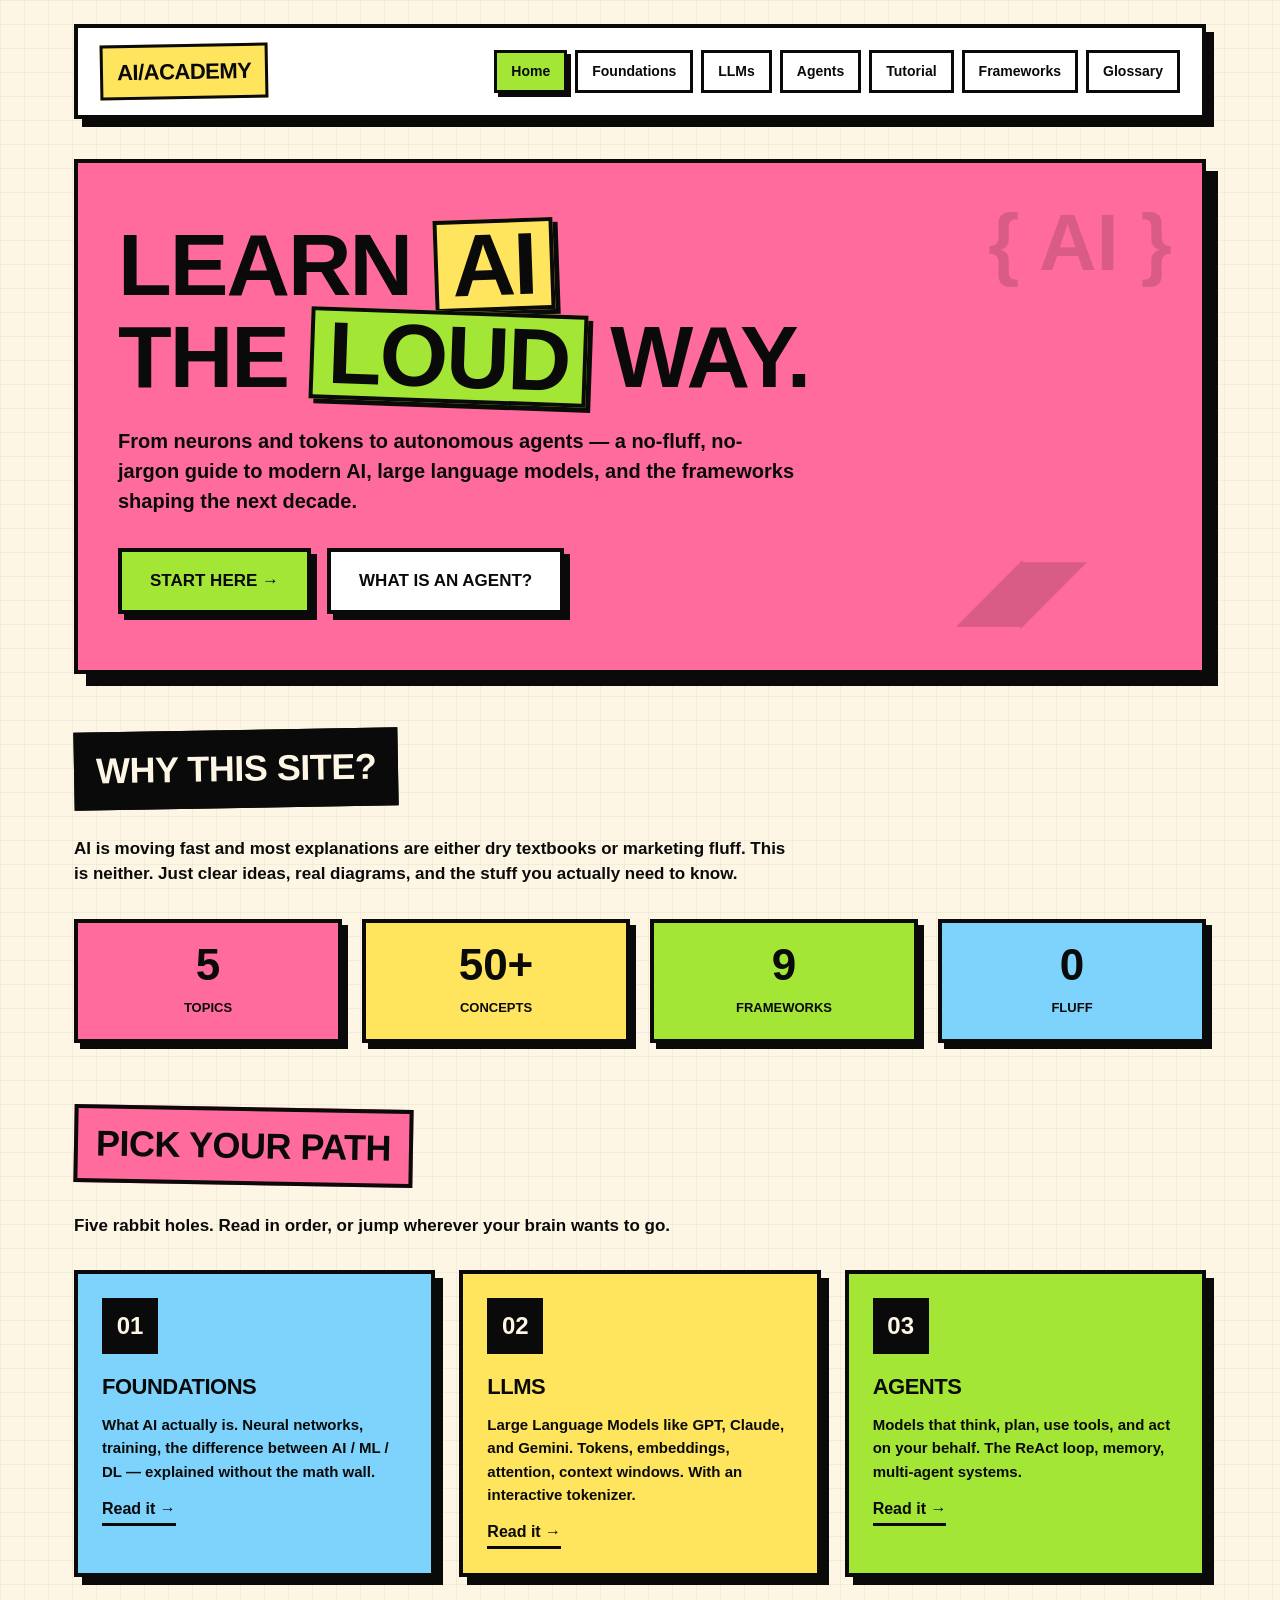
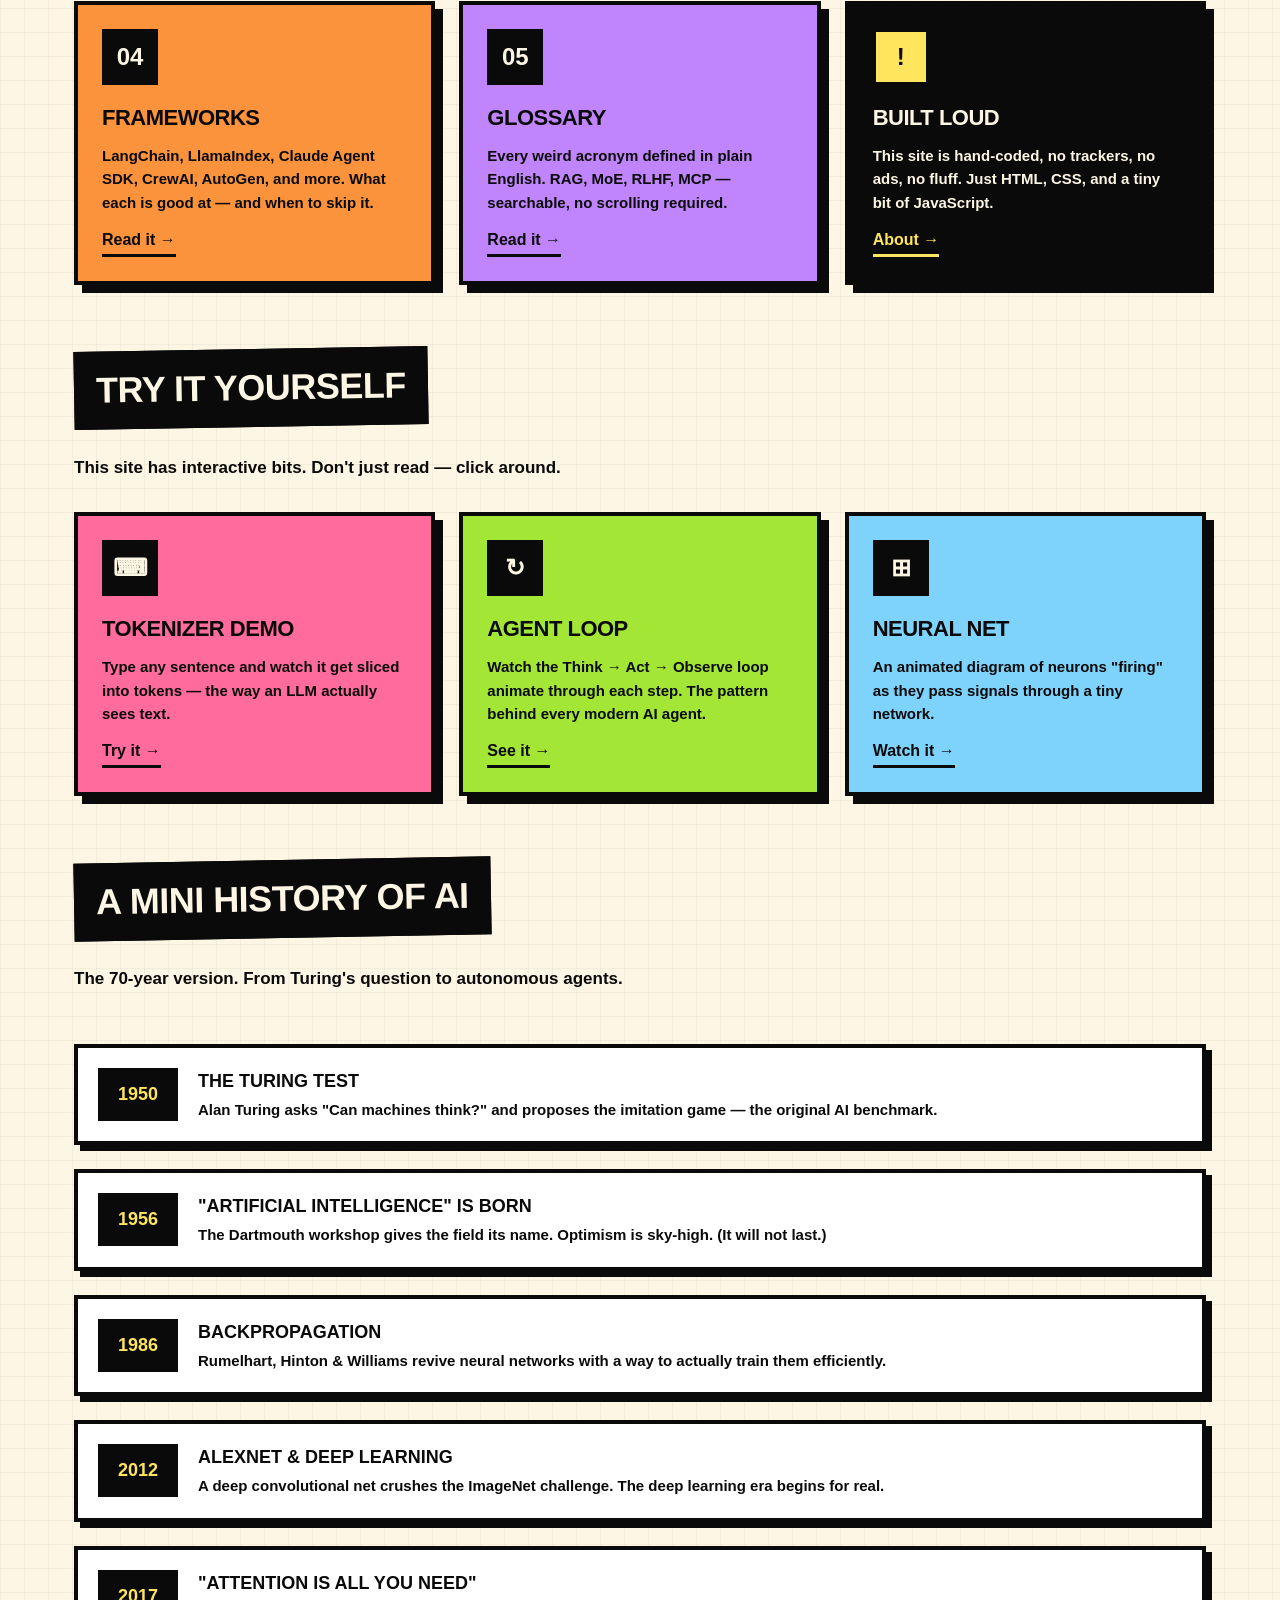
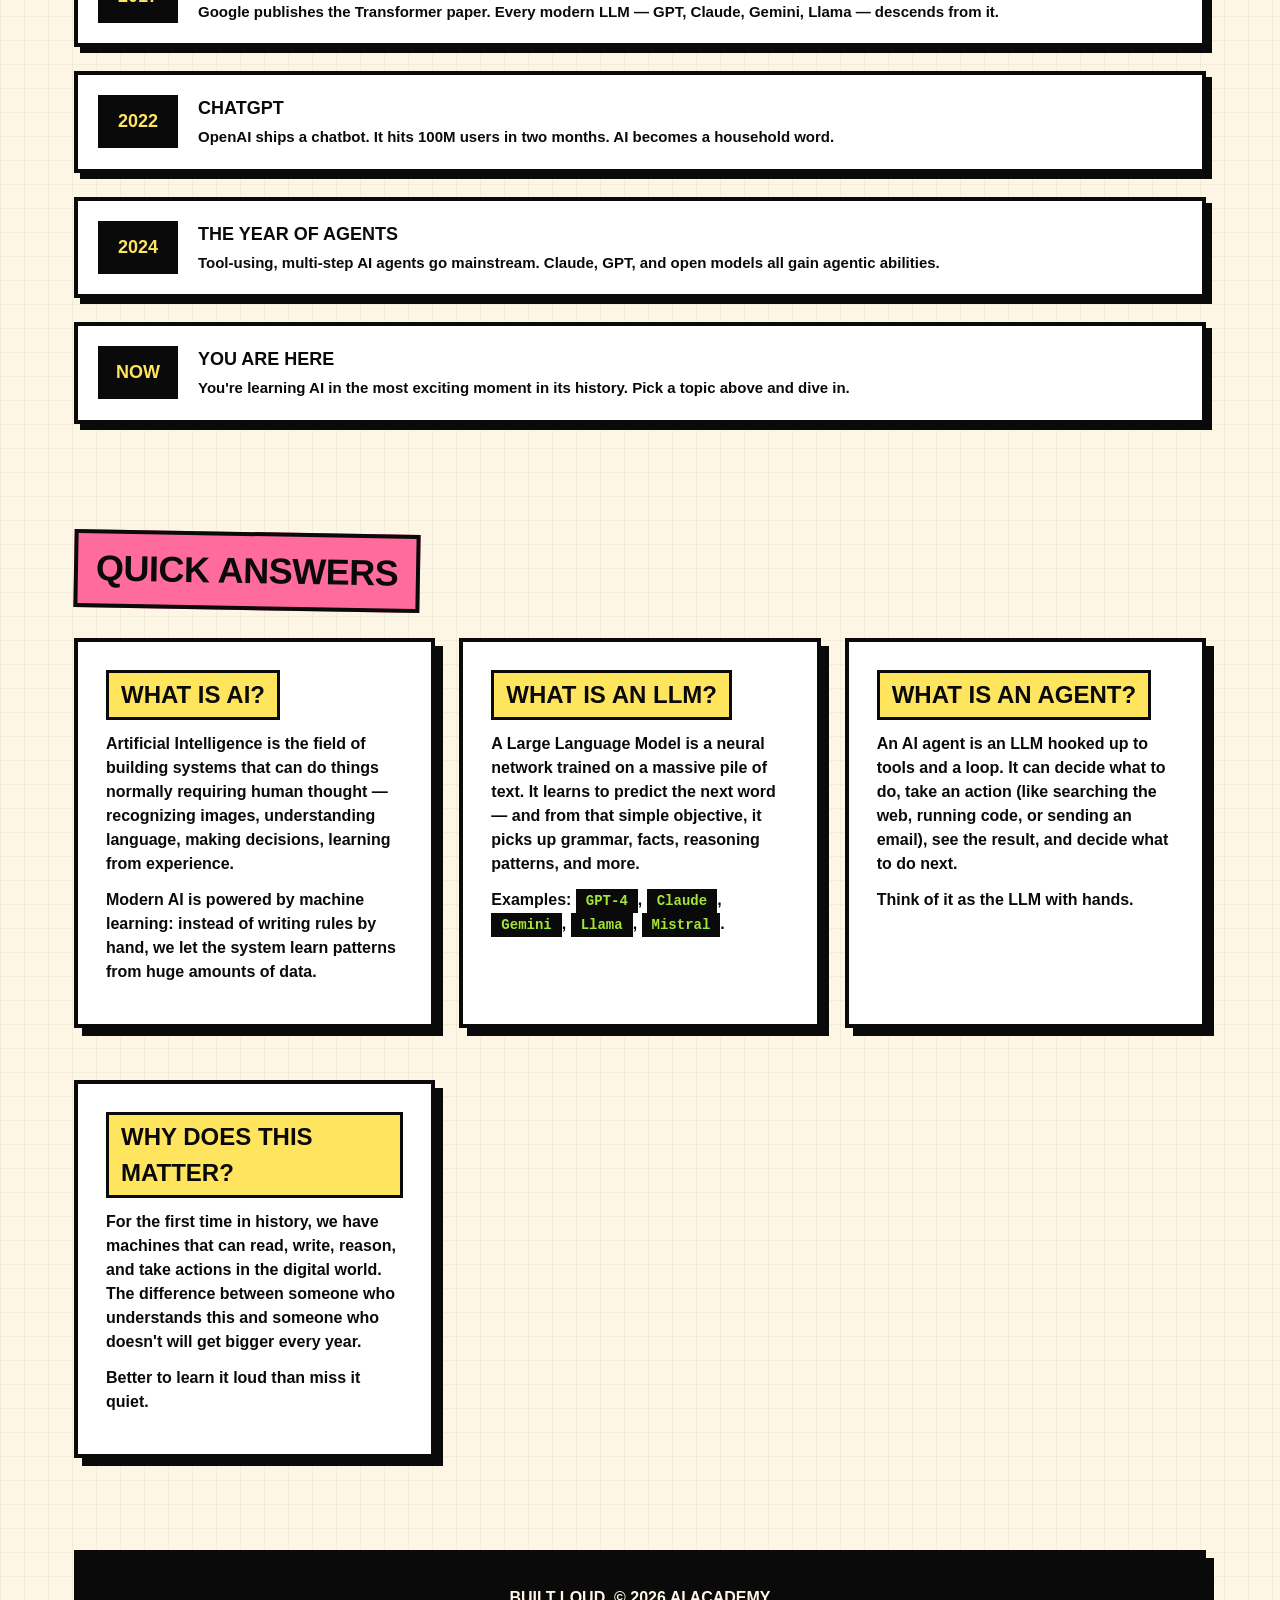
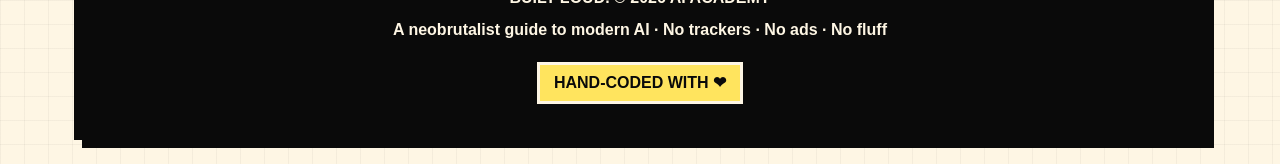
<file: index.html>
<!DOCTYPE html>
<html lang="en">
<head>
<meta charset="UTF-8" />
<meta name="viewport" content="width=device-width, initial-scale=1.0" />
<title>AI ACADEMY — Learn AI, LLMs, Agents & Frameworks</title>
<meta name="description" content="A loud, fun, no-fluff guide to modern AI: foundations, large language models, autonomous agents, and the frameworks that build them." />
<meta property="og:title" content="AI ACADEMY — Learn AI, LLMs, Agents & Frameworks" />
<meta property="og:description" content="A loud, fun, no-fluff guide to modern AI. Foundations, LLMs, agents, and the frameworks that build them." />
<meta property="og:type" content="website" />
<meta property="og:url" content="https://sreekumarkr.github.io/neobrutal-agent/" />
<meta property="og:image" content="https://sreekumarkr.github.io/neobrutal-agent/og-image.png" />
<meta property="og:image:width" content="1200" />
<meta property="og:image:height" content="630" />
<meta name="twitter:card" content="summary_large_image" />
<meta name="twitter:image" content="https://sreekumarkr.github.io/neobrutal-agent/og-image.png" />
<link rel="icon" type="image/svg+xml" href="favicon.svg" />
<link rel="stylesheet" href="styles.css" />
</head>
<body>
  <div class="wrap">

    <nav class="top">
      <a href="index.html" class="logo">AI/ACADEMY</a>
      <ul>
        <li><a href="index.html" class="link active">Home</a></li>
        <li><a href="fundamentals.html" class="link">Foundations</a></li>
        <li><a href="llms.html" class="link">LLMs</a></li>
        <li><a href="agents.html" class="link">Agents</a></li>
        <li><a href="tutorial.html" class="link">Tutorial</a></li>
        <li><a href="frameworks.html" class="link">Frameworks</a></li>
        <li><a href="glossary.html" class="link">Glossary</a></li>
      </ul>
    </nav>

    <header class="hero pink">
      <h1>Learn <span class="pop">AI</span><br/>The <span class="pop alt">Loud</span> Way.</h1>
      <p class="lede">From neurons and tokens to autonomous agents — a no-fluff, no-jargon guide to modern AI, large language models, and the frameworks shaping the next decade.</p>
      <div class="btn-row">
        <a href="fundamentals.html" class="btn primary">Start Here →</a>
        <a href="agents.html" class="btn">What is an Agent?</a>
      </div>
      <div class="doodle" style="top:20px;right:30px;">{ AI }</div>
      <div class="doodle" style="bottom:20px;right:120px;">◢◤</div>
    </header>

    <section class="reveal">
      <h2 class="section-title">Why this site?</h2>
      <p class="section-sub">AI is moving fast and most explanations are either dry textbooks or marketing fluff. This is neither. Just clear ideas, real diagrams, and the stuff you actually need to know.</p>
      <div class="stats">
        <div class="stat pink"><span class="num">5</span><span class="lbl">Topics</span></div>
        <div class="stat yellow"><span class="num">50+</span><span class="lbl">Concepts</span></div>
        <div class="stat green"><span class="num">9</span><span class="lbl">Frameworks</span></div>
        <div class="stat blue"><span class="num">0</span><span class="lbl">Fluff</span></div>
      </div>
    </section>

    <section class="reveal">
      <h2 class="section-title alt">Pick Your Path</h2>
      <p class="section-sub">Five rabbit holes. Read in order, or jump wherever your brain wants to go.</p>
      <div class="grid cols-3">
        <div class="card blue">
          <div class="icon">01</div>
          <h3>Foundations</h3>
          <p>What AI actually is. Neural networks, training, the difference between AI / ML / DL — explained without the math wall.</p>
          <a href="fundamentals.html" class="more">Read it →</a>
        </div>
        <div class="card yellow">
          <div class="icon">02</div>
          <h3>LLMs</h3>
          <p>Large Language Models like GPT, Claude, and Gemini. Tokens, embeddings, attention, context windows. With an interactive tokenizer.</p>
          <a href="llms.html" class="more">Read it →</a>
        </div>
        <div class="card green">
          <div class="icon">03</div>
          <h3>Agents</h3>
          <p>Models that think, plan, use tools, and act on your behalf. The ReAct loop, memory, multi-agent systems.</p>
          <a href="agents.html" class="more">Read it →</a>
        </div>
        <div class="card orange">
          <div class="icon">04</div>
          <h3>Frameworks</h3>
          <p>LangChain, LlamaIndex, Claude Agent SDK, CrewAI, AutoGen, and more. What each is good at — and when to skip it.</p>
          <a href="frameworks.html" class="more">Read it →</a>
        </div>
        <div class="card purple">
          <div class="icon">05</div>
          <h3>Glossary</h3>
          <p>Every weird acronym defined in plain English. RAG, MoE, RLHF, MCP — searchable, no scrolling required.</p>
          <a href="glossary.html" class="more">Read it →</a>
        </div>
        <div class="card dark">
          <div class="icon">!</div>
          <h3>Built Loud</h3>
          <p>This site is hand-coded, no trackers, no ads, no fluff. Just HTML, CSS, and a tiny bit of JavaScript.</p>
          <a href="#about" class="more">About →</a>
        </div>
      </div>
    </section>

    <section class="reveal">
      <h2 class="section-title">Try It Yourself</h2>
      <p class="section-sub">This site has interactive bits. Don't just read — click around.</p>
      <div class="grid cols-3">
        <a href="llms.html#tokenizer" class="card pink" style="text-decoration:none;">
          <div class="icon">⌨</div>
          <h3>Tokenizer Demo</h3>
          <p>Type any sentence and watch it get sliced into tokens — the way an LLM actually sees text.</p>
          <span class="more">Try it →</span>
        </a>
        <a href="agents.html#loop" class="card green" style="text-decoration:none;">
          <div class="icon">↻</div>
          <h3>Agent Loop</h3>
          <p>Watch the Think → Act → Observe loop animate through each step. The pattern behind every modern AI agent.</p>
          <span class="more">See it →</span>
        </a>
        <a href="fundamentals.html#nn" class="card blue" style="text-decoration:none;">
          <div class="icon">⊞</div>
          <h3>Neural Net</h3>
          <p>An animated diagram of neurons "firing" as they pass signals through a tiny network.</p>
          <span class="more">Watch it →</span>
        </a>
      </div>
    </section>

    <section class="reveal">
      <h2 class="section-title">A Mini History of AI</h2>
      <p class="section-sub">The 70-year version. From Turing's question to autonomous agents.</p>
      <div class="timeline">
        <div class="timeline-item">
          <div class="timeline-year">1950</div>
          <div>
            <h4>The Turing Test</h4>
            <p>Alan Turing asks "Can machines think?" and proposes the imitation game — the original AI benchmark.</p>
          </div>
        </div>
        <div class="timeline-item">
          <div class="timeline-year">1956</div>
          <div>
            <h4>"Artificial Intelligence" is Born</h4>
            <p>The Dartmouth workshop gives the field its name. Optimism is sky-high. (It will not last.)</p>
          </div>
        </div>
        <div class="timeline-item">
          <div class="timeline-year">1986</div>
          <div>
            <h4>Backpropagation</h4>
            <p>Rumelhart, Hinton & Williams revive neural networks with a way to actually train them efficiently.</p>
          </div>
        </div>
        <div class="timeline-item">
          <div class="timeline-year">2012</div>
          <div>
            <h4>AlexNet & Deep Learning</h4>
            <p>A deep convolutional net crushes the ImageNet challenge. The deep learning era begins for real.</p>
          </div>
        </div>
        <div class="timeline-item">
          <div class="timeline-year">2017</div>
          <div>
            <h4>"Attention Is All You Need"</h4>
            <p>Google publishes the Transformer paper. Every modern LLM — GPT, Claude, Gemini, Llama — descends from it.</p>
          </div>
        </div>
        <div class="timeline-item">
          <div class="timeline-year">2022</div>
          <div>
            <h4>ChatGPT</h4>
            <p>OpenAI ships a chatbot. It hits 100M users in two months. AI becomes a household word.</p>
          </div>
        </div>
        <div class="timeline-item">
          <div class="timeline-year">2024</div>
          <div>
            <h4>The Year of Agents</h4>
            <p>Tool-using, multi-step AI agents go mainstream. Claude, GPT, and open models all gain agentic abilities.</p>
          </div>
        </div>
        <div class="timeline-item">
          <div class="timeline-year">NOW</div>
          <div>
            <h4>You Are Here</h4>
            <p>You're learning AI in the most exciting moment in its history. Pick a topic above and dive in.</p>
          </div>
        </div>
      </div>
    </section>

    <section id="about" class="reveal">
      <h2 class="section-title alt">Quick Answers</h2>
      <div class="grid cols-2">
        <div class="info-box">
          <h3>What is AI?</h3>
          <p>Artificial Intelligence is the field of building systems that can do things normally requiring human thought — recognizing images, understanding language, making decisions, learning from experience.</p>
          <p>Modern AI is powered by <strong>machine learning</strong>: instead of writing rules by hand, we let the system learn patterns from huge amounts of data.</p>
        </div>
        <div class="info-box">
          <h3>What is an LLM?</h3>
          <p>A Large Language Model is a neural network trained on a massive pile of text. It learns to predict the next word — and from that simple objective, it picks up grammar, facts, reasoning patterns, and more.</p>
          <p>Examples: <code>GPT-4</code>, <code>Claude</code>, <code>Gemini</code>, <code>Llama</code>, <code>Mistral</code>.</p>
        </div>
        <div class="info-box">
          <h3>What is an Agent?</h3>
          <p>An AI agent is an LLM hooked up to <strong>tools</strong> and a <strong>loop</strong>. It can decide what to do, take an action (like searching the web, running code, or sending an email), see the result, and decide what to do next.</p>
          <p>Think of it as the LLM with hands.</p>
        </div>
        <div class="info-box">
          <h3>Why does this matter?</h3>
          <p>For the first time in history, we have machines that can read, write, reason, and take actions in the digital world. The difference between someone who understands this and someone who doesn't will get bigger every year.</p>
          <p>Better to learn it loud than miss it quiet.</p>
        </div>
      </div>
    </section>

    <footer class="bottom">
      <p>BUILT LOUD. © 2026 AI ACADEMY</p>
      <p>A neobrutalist guide to modern AI · No trackers · No ads · No fluff</p>
      <span class="made">Hand-coded with ❤︎</span>
    </footer>

  </div>
  <button id="to-top" class="to-top" aria-label="Back to top">↑</button>
  <script src="script.js"></script>
</body>
</html>
</file>
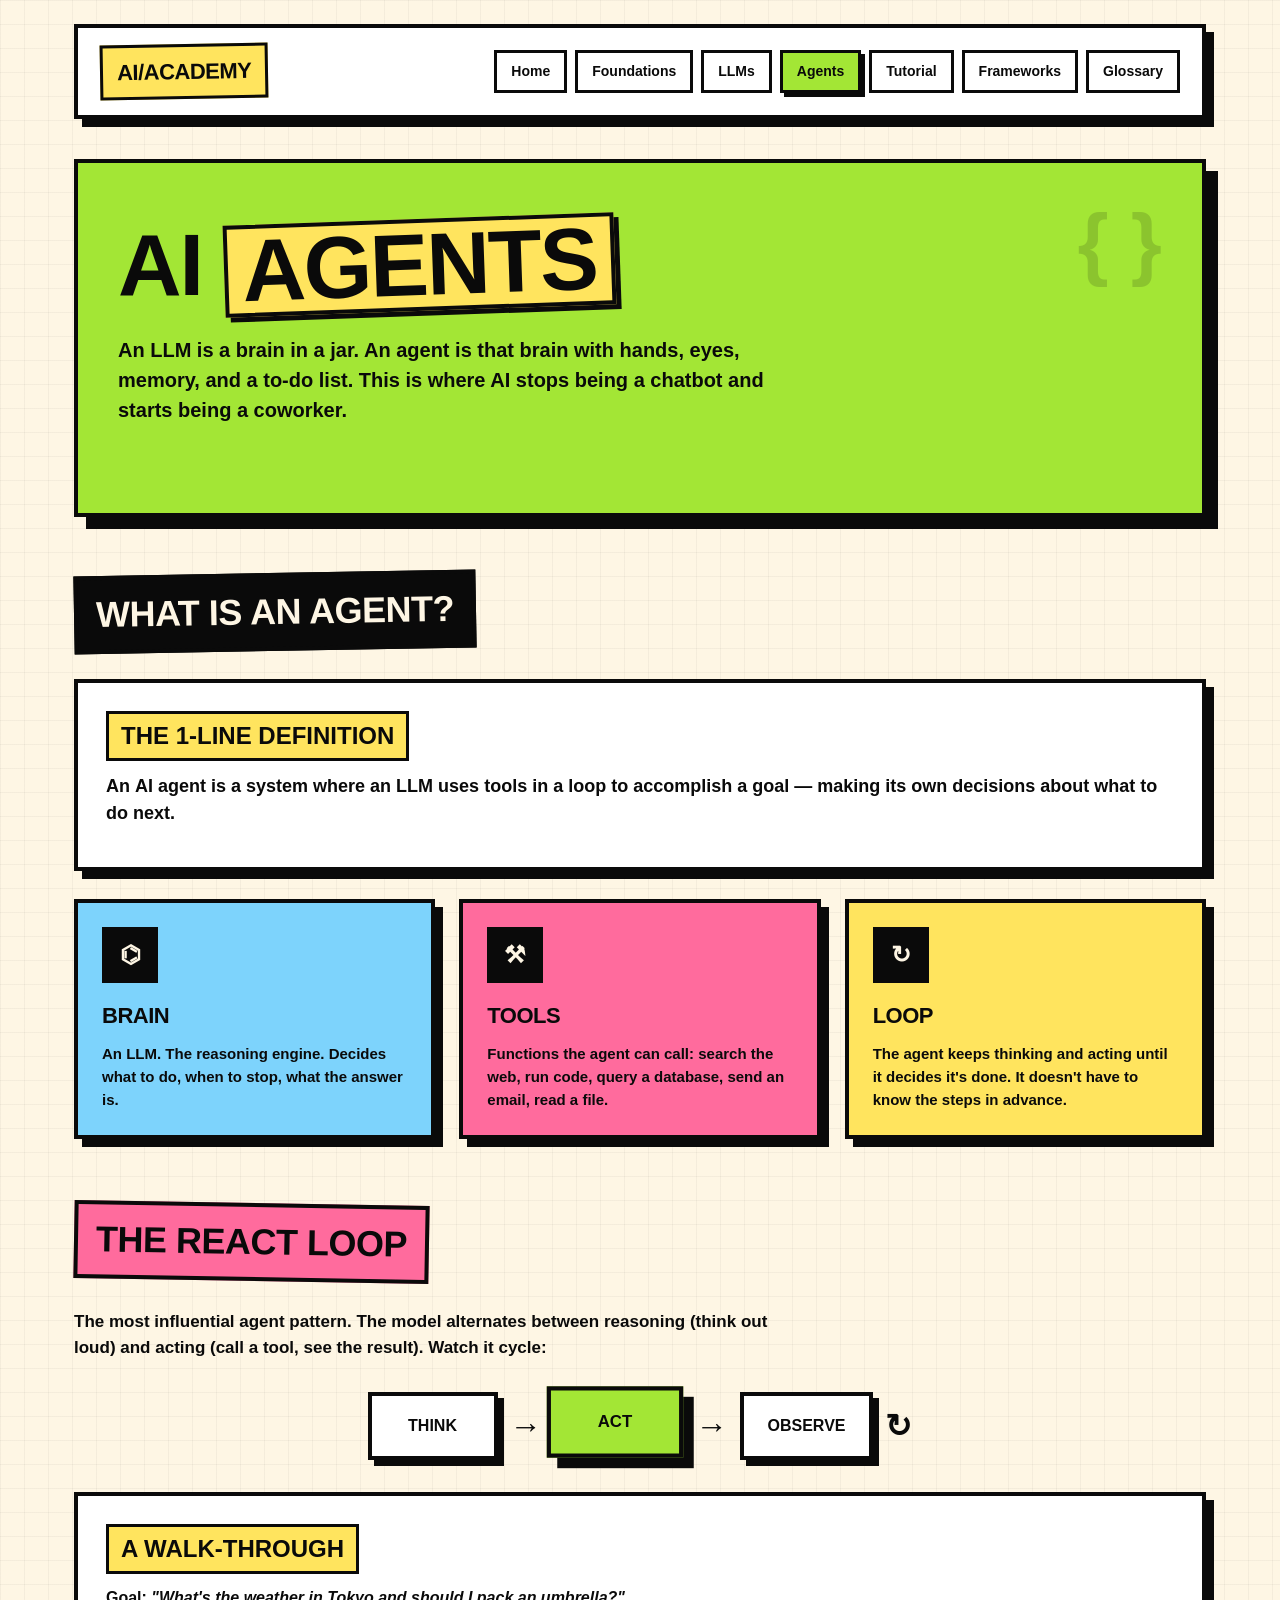
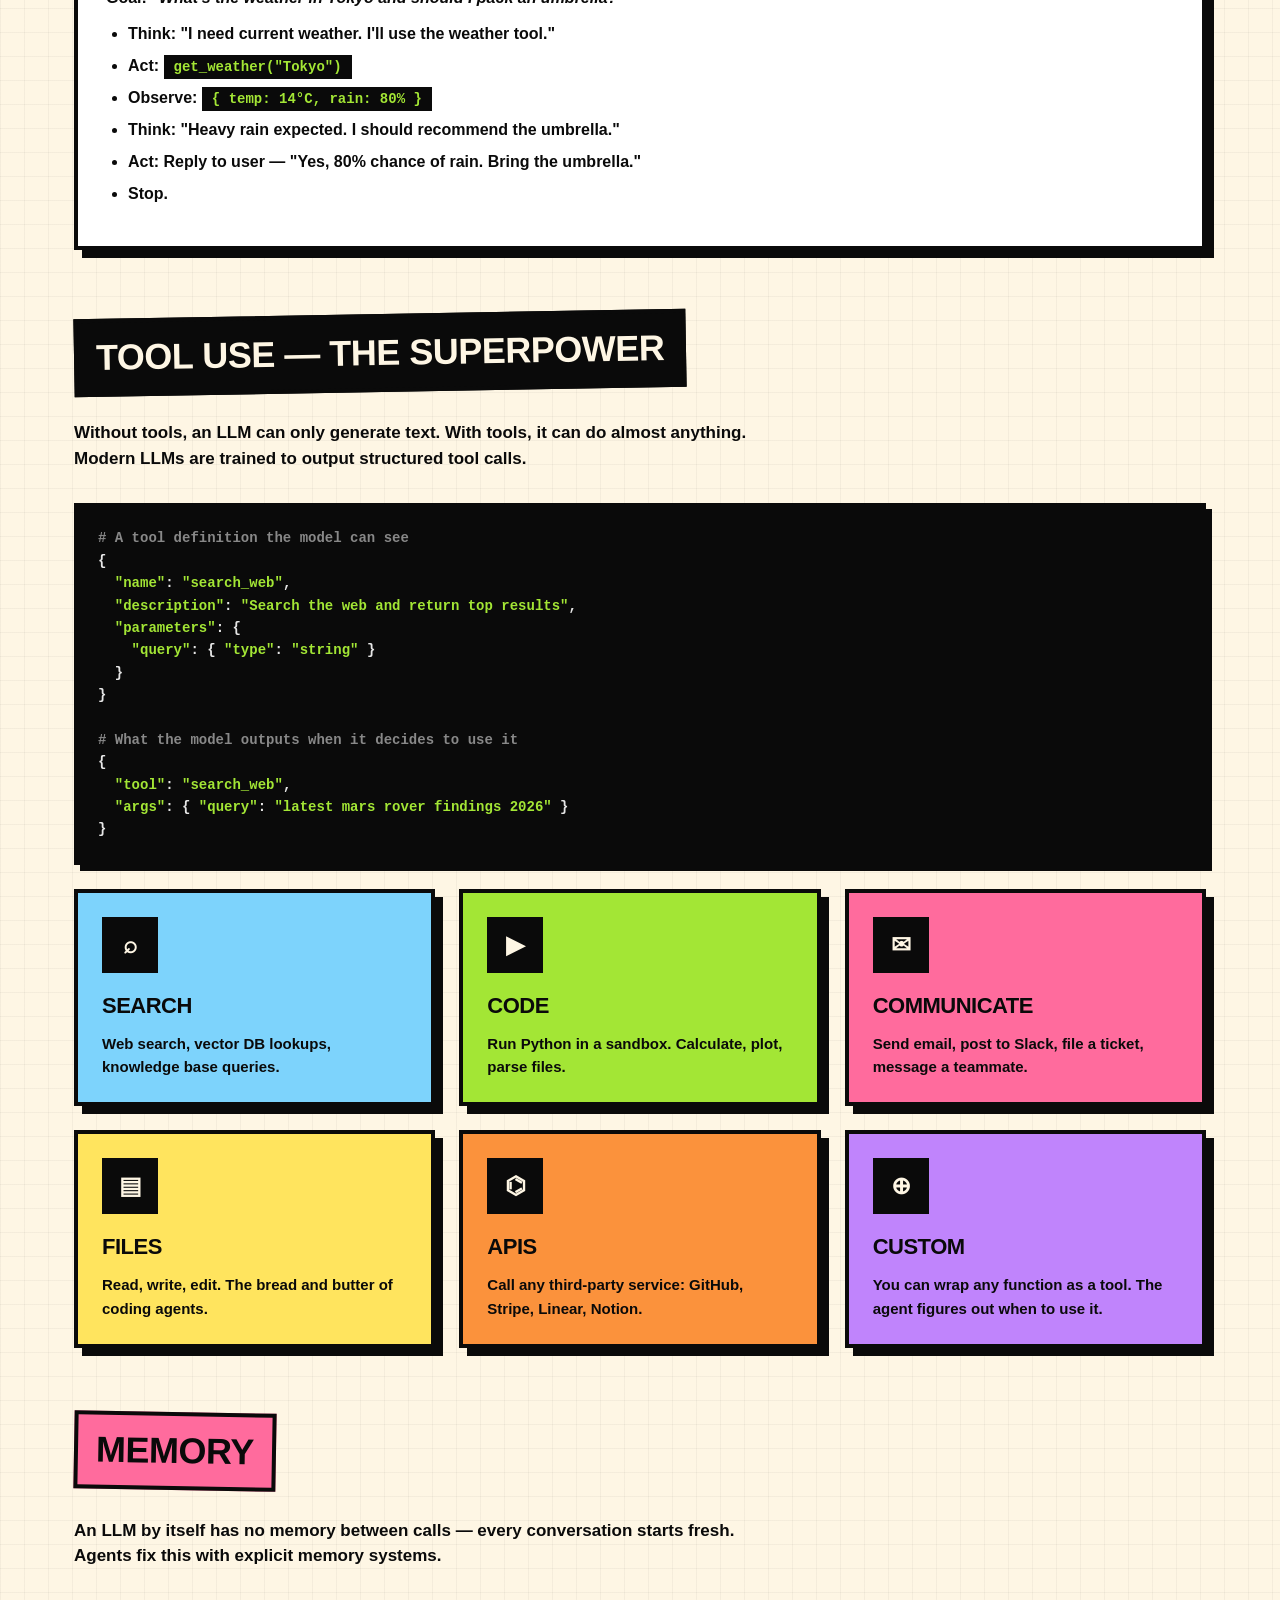
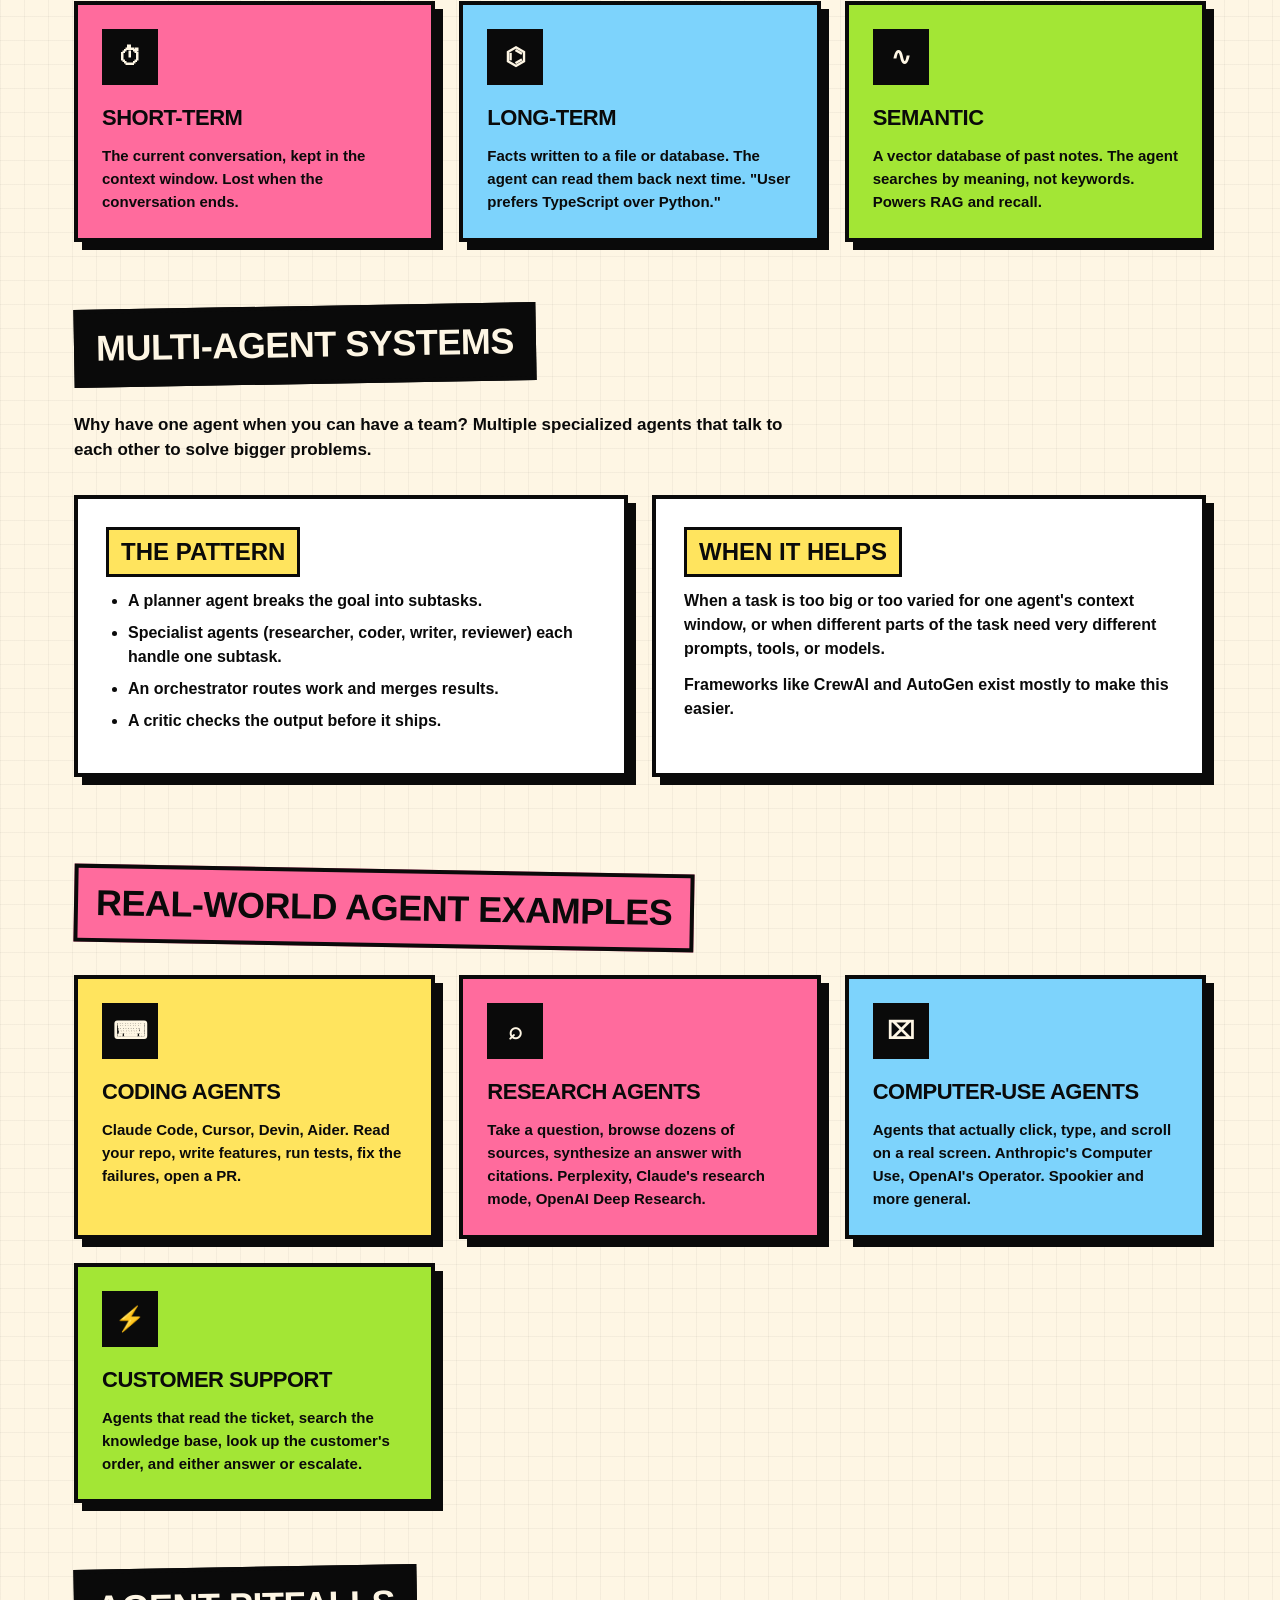
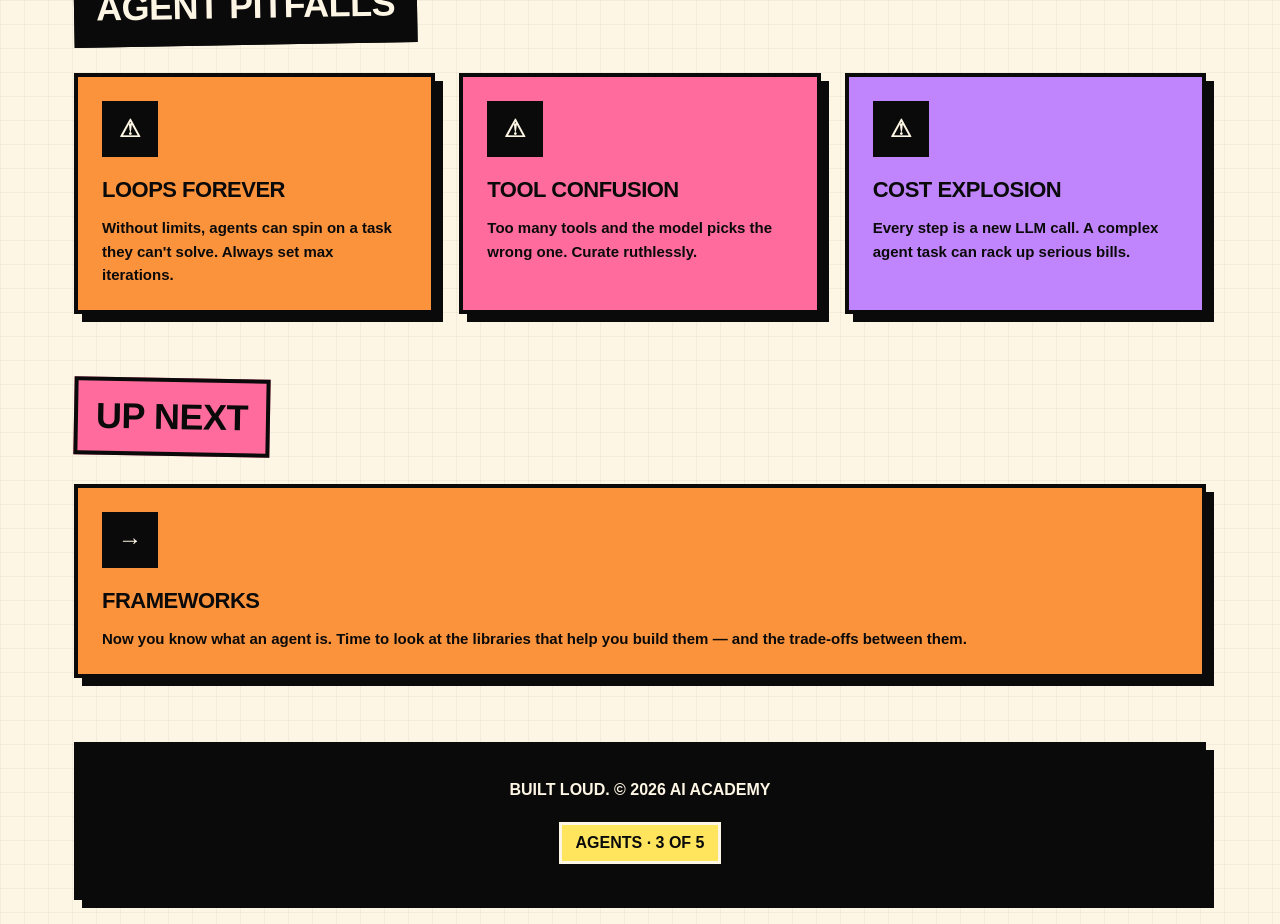
<file: agents.html>
<!DOCTYPE html>
<html lang="en">
<head>
<meta charset="UTF-8" />
<meta name="viewport" content="width=device-width, initial-scale=1.0" />
<title>AI Agents — AI Academy</title>
<meta name="description" content="AI agents explained: the ReAct loop, tool use, memory, and multi-agent systems. With an animated agent loop." />
<meta property="og:title" content="AI Agents — AI Academy" />
<meta property="og:description" content="The ReAct loop, tool use, memory, multi-agent systems. With an animated diagram." />
<meta property="og:type" content="article" />
<meta property="og:url" content="https://sreekumarkr.github.io/neobrutal-agent/agents.html" />
<meta property="og:image" content="https://sreekumarkr.github.io/neobrutal-agent/og-image.png" />
<meta property="og:image:width" content="1200" />
<meta property="og:image:height" content="630" />
<meta name="twitter:card" content="summary_large_image" />
<meta name="twitter:image" content="https://sreekumarkr.github.io/neobrutal-agent/og-image.png" />
<link rel="icon" type="image/svg+xml" href="favicon.svg" />
<link rel="stylesheet" href="styles.css" />
</head>
<body>
  <div class="wrap">

    <nav class="top">
      <a href="index.html" class="logo">AI/ACADEMY</a>
      <ul>
        <li><a href="index.html" class="link">Home</a></li>
        <li><a href="fundamentals.html" class="link">Foundations</a></li>
        <li><a href="llms.html" class="link">LLMs</a></li>
        <li><a href="agents.html" class="link active">Agents</a></li>
        <li><a href="tutorial.html" class="link">Tutorial</a></li>
        <li><a href="frameworks.html" class="link">Frameworks</a></li>
        <li><a href="glossary.html" class="link">Glossary</a></li>
      </ul>
    </nav>

    <header class="hero green">
      <h1>AI <span class="pop">Agents</span></h1>
      <p class="lede">An LLM is a brain in a jar. An agent is that brain with hands, eyes, memory, and a to-do list. This is where AI stops being a chatbot and starts being a coworker.</p>
      <div class="doodle" style="top:20px;right:40px;">{ }</div>
    </header>

    <section class="reveal">
      <h2 class="section-title">What is an Agent?</h2>
      <div class="info-box">
        <h3>The 1-line definition</h3>
        <p style="font-size:18px;">An <strong>AI agent</strong> is a system where an LLM uses <strong>tools</strong> in a <strong>loop</strong> to accomplish a goal — making its own decisions about what to do next.</p>
      </div>
      <div class="grid cols-3">
        <div class="card blue">
          <div class="icon">⌬</div>
          <h3>Brain</h3>
          <p>An LLM. The reasoning engine. Decides what to do, when to stop, what the answer is.</p>
        </div>
        <div class="card pink">
          <div class="icon">⚒</div>
          <h3>Tools</h3>
          <p>Functions the agent can call: search the web, run code, query a database, send an email, read a file.</p>
        </div>
        <div class="card yellow">
          <div class="icon">↻</div>
          <h3>Loop</h3>
          <p>The agent keeps thinking and acting until it decides it's done. It doesn't have to know the steps in advance.</p>
        </div>
      </div>
    </section>

    <section class="reveal">
      <h2 class="section-title alt">The ReAct Loop</h2>
      <p class="section-sub">The most influential agent pattern. The model alternates between <strong>reasoning</strong> (think out loud) and <strong>acting</strong> (call a tool, see the result). Watch it cycle:</p>

      <div class="agent-loop" id="loop">
        <div class="loop-node">THINK</div>
        <div class="loop-arrow">→</div>
        <div class="loop-node">ACT</div>
        <div class="loop-arrow">→</div>
        <div class="loop-node">OBSERVE</div>
        <div class="loop-arrow">↻</div>
      </div>

      <div class="info-box">
        <h3>A walk-through</h3>
        <p>Goal: <em>"What's the weather in Tokyo and should I pack an umbrella?"</em></p>
        <ul>
          <li><strong>Think:</strong> "I need current weather. I'll use the weather tool."</li>
          <li><strong>Act:</strong> <code>get_weather("Tokyo")</code></li>
          <li><strong>Observe:</strong> <code>{ temp: 14°C, rain: 80% }</code></li>
          <li><strong>Think:</strong> "Heavy rain expected. I should recommend the umbrella."</li>
          <li><strong>Act:</strong> Reply to user — "Yes, 80% chance of rain. Bring the umbrella."</li>
          <li><strong>Stop.</strong></li>
        </ul>
      </div>
    </section>

    <section class="reveal">
      <h2 class="section-title">Tool Use — The Superpower</h2>
      <p class="section-sub">Without tools, an LLM can only generate text. With tools, it can do almost anything. Modern LLMs are trained to output structured tool calls.</p>

      <pre class="code"><span class="c"># A tool definition the model can see</span>
{
  <span class="s">"name"</span>: <span class="s">"search_web"</span>,
  <span class="s">"description"</span>: <span class="s">"Search the web and return top results"</span>,
  <span class="s">"parameters"</span>: {
    <span class="s">"query"</span>: { <span class="s">"type"</span>: <span class="s">"string"</span> }
  }
}

<span class="c"># What the model outputs when it decides to use it</span>
{
  <span class="s">"tool"</span>: <span class="s">"search_web"</span>,
  <span class="s">"args"</span>: { <span class="s">"query"</span>: <span class="s">"latest mars rover findings 2026"</span> }
}</pre>

      <div class="grid cols-3" style="margin-top:24px;">
        <div class="card blue"><div class="icon">⌕</div><h3>Search</h3><p>Web search, vector DB lookups, knowledge base queries.</p></div>
        <div class="card green"><div class="icon">▶</div><h3>Code</h3><p>Run Python in a sandbox. Calculate, plot, parse files.</p></div>
        <div class="card pink"><div class="icon">✉</div><h3>Communicate</h3><p>Send email, post to Slack, file a ticket, message a teammate.</p></div>
        <div class="card yellow"><div class="icon">▤</div><h3>Files</h3><p>Read, write, edit. The bread and butter of coding agents.</p></div>
        <div class="card orange"><div class="icon">⌬</div><h3>APIs</h3><p>Call any third-party service: GitHub, Stripe, Linear, Notion.</p></div>
        <div class="card purple"><div class="icon">⊕</div><h3>Custom</h3><p>You can wrap any function as a tool. The agent figures out when to use it.</p></div>
      </div>
    </section>

    <section class="reveal">
      <h2 class="section-title alt">Memory</h2>
      <p class="section-sub">An LLM by itself has no memory between calls — every conversation starts fresh. Agents fix this with explicit memory systems.</p>
      <div class="grid cols-3">
        <div class="card pink">
          <div class="icon">⏱</div>
          <h3>Short-term</h3>
          <p>The current conversation, kept in the context window. Lost when the conversation ends.</p>
        </div>
        <div class="card blue">
          <div class="icon">⌬</div>
          <h3>Long-term</h3>
          <p>Facts written to a file or database. The agent can read them back next time. "User prefers TypeScript over Python."</p>
        </div>
        <div class="card green">
          <div class="icon">∿</div>
          <h3>Semantic</h3>
          <p>A vector database of past notes. The agent searches by meaning, not keywords. Powers RAG and recall.</p>
        </div>
      </div>
    </section>

    <section class="reveal">
      <h2 class="section-title">Multi-Agent Systems</h2>
      <p class="section-sub">Why have one agent when you can have a team? Multiple specialized agents that talk to each other to solve bigger problems.</p>
      <div class="grid cols-2">
        <div class="info-box">
          <h3>The pattern</h3>
          <ul>
            <li>A <strong>planner</strong> agent breaks the goal into subtasks.</li>
            <li>Specialist agents (researcher, coder, writer, reviewer) each handle one subtask.</li>
            <li>An <strong>orchestrator</strong> routes work and merges results.</li>
            <li>A <strong>critic</strong> checks the output before it ships.</li>
          </ul>
        </div>
        <div class="info-box">
          <h3>When it helps</h3>
          <p>When a task is too big or too varied for one agent's context window, or when different parts of the task need very different prompts, tools, or models.</p>
          <p>Frameworks like <strong>CrewAI</strong> and <strong>AutoGen</strong> exist mostly to make this easier.</p>
        </div>
      </div>
    </section>

    <section class="reveal">
      <h2 class="section-title alt">Real-World Agent Examples</h2>
      <div class="grid cols-2">
        <div class="card yellow">
          <div class="icon">⌨</div>
          <h3>Coding Agents</h3>
          <p>Claude Code, Cursor, Devin, Aider. Read your repo, write features, run tests, fix the failures, open a PR.</p>
        </div>
        <div class="card pink">
          <div class="icon">⌕</div>
          <h3>Research Agents</h3>
          <p>Take a question, browse dozens of sources, synthesize an answer with citations. Perplexity, Claude's research mode, OpenAI Deep Research.</p>
        </div>
        <div class="card blue">
          <div class="icon">⌧</div>
          <h3>Computer-Use Agents</h3>
          <p>Agents that actually click, type, and scroll on a real screen. Anthropic's Computer Use, OpenAI's Operator. Spookier and more general.</p>
        </div>
        <div class="card green">
          <div class="icon">⚡</div>
          <h3>Customer Support</h3>
          <p>Agents that read the ticket, search the knowledge base, look up the customer's order, and either answer or escalate.</p>
        </div>
      </div>
    </section>

    <section class="reveal">
      <h2 class="section-title">Agent Pitfalls</h2>
      <div class="grid cols-3">
        <div class="card orange">
          <div class="icon">⚠</div>
          <h3>Loops Forever</h3>
          <p>Without limits, agents can spin on a task they can't solve. Always set max iterations.</p>
        </div>
        <div class="card pink">
          <div class="icon">⚠</div>
          <h3>Tool Confusion</h3>
          <p>Too many tools and the model picks the wrong one. Curate ruthlessly.</p>
        </div>
        <div class="card purple">
          <div class="icon">⚠</div>
          <h3>Cost Explosion</h3>
          <p>Every step is a new LLM call. A complex agent task can rack up serious bills.</p>
        </div>
      </div>
    </section>

    <section class="reveal">
      <h2 class="section-title alt">Up Next</h2>
      <a href="frameworks.html" class="card orange" style="text-decoration:none;display:block;">
        <div class="icon">→</div>
        <h3>Frameworks</h3>
        <p>Now you know what an agent is. Time to look at the libraries that help you build them — and the trade-offs between them.</p>
      </a>
    </section>

    <footer class="bottom">
      <p>BUILT LOUD. © 2026 AI ACADEMY</p>
      <span class="made">Agents · 3 of 5</span>
    </footer>

  </div>
  <button id="to-top" class="to-top" aria-label="Back to top">↑</button>
  <script src="script.js"></script>
</body>
</html>
</file>
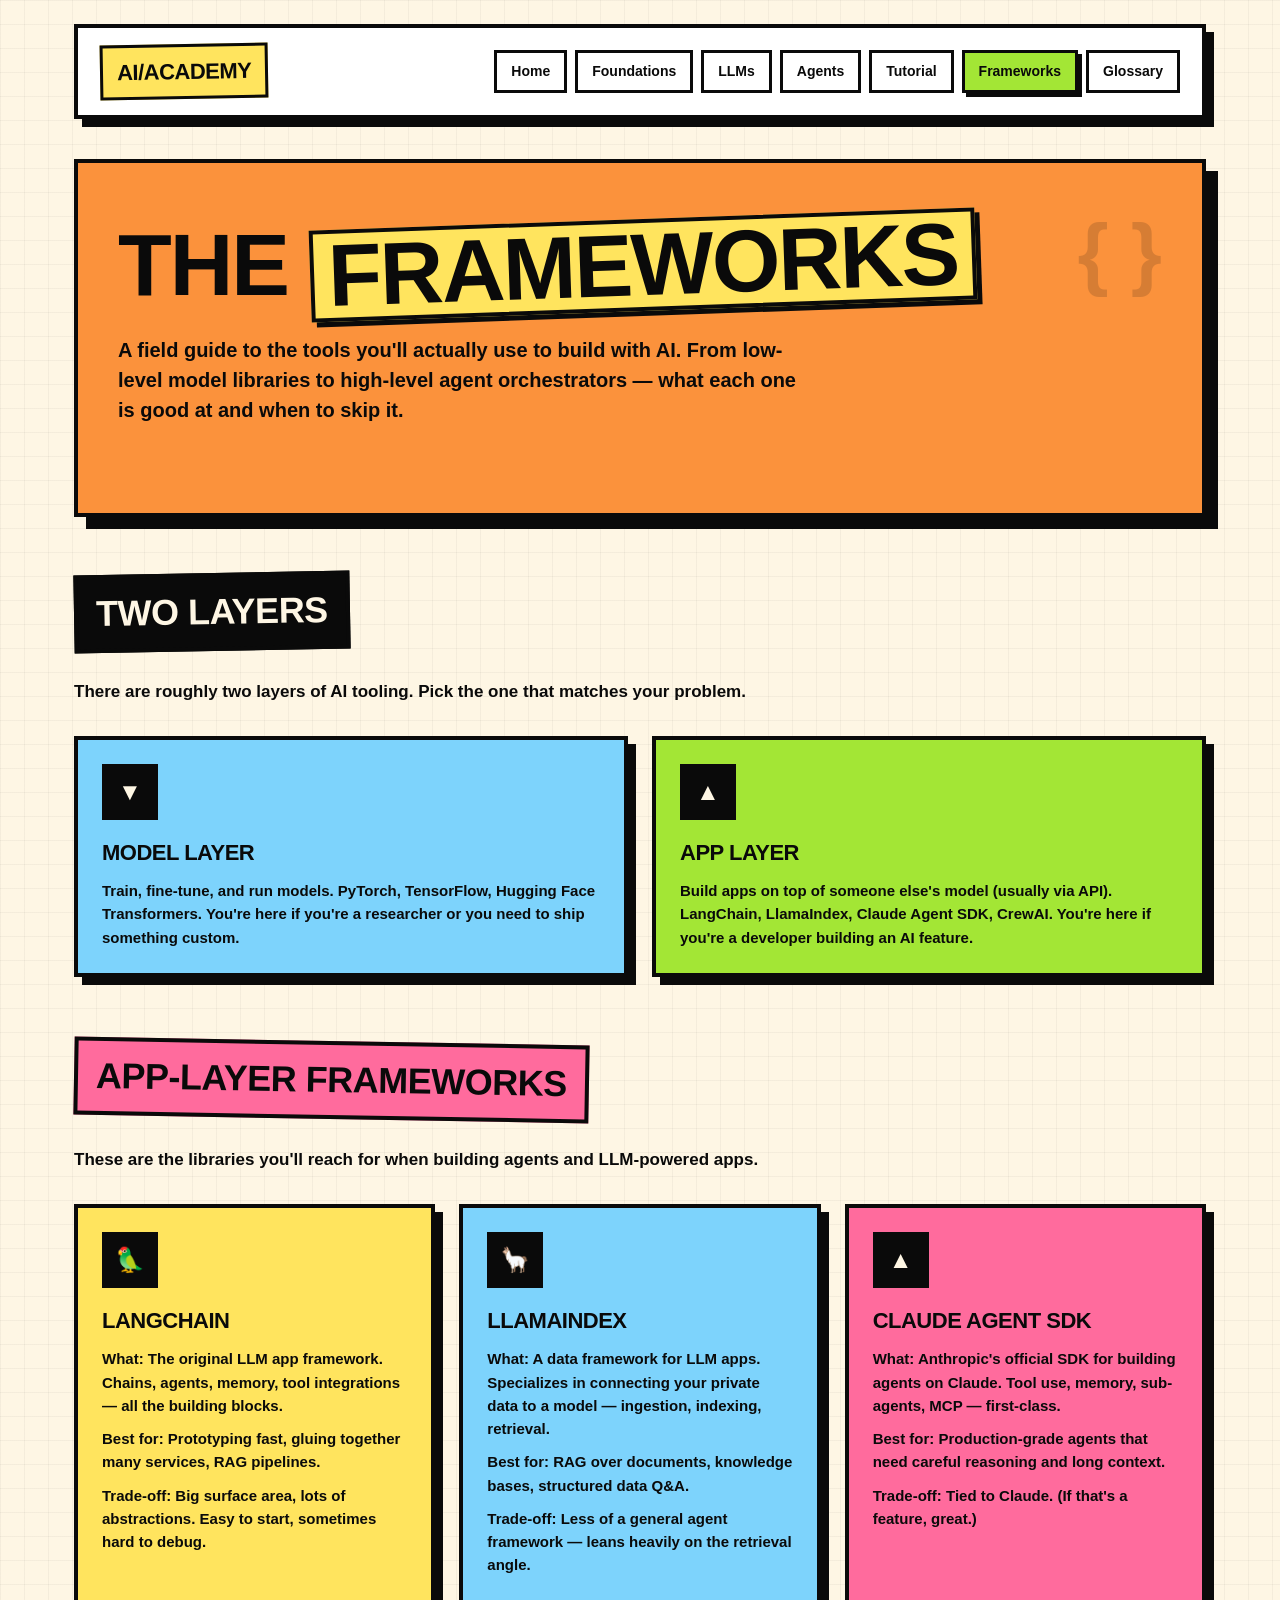
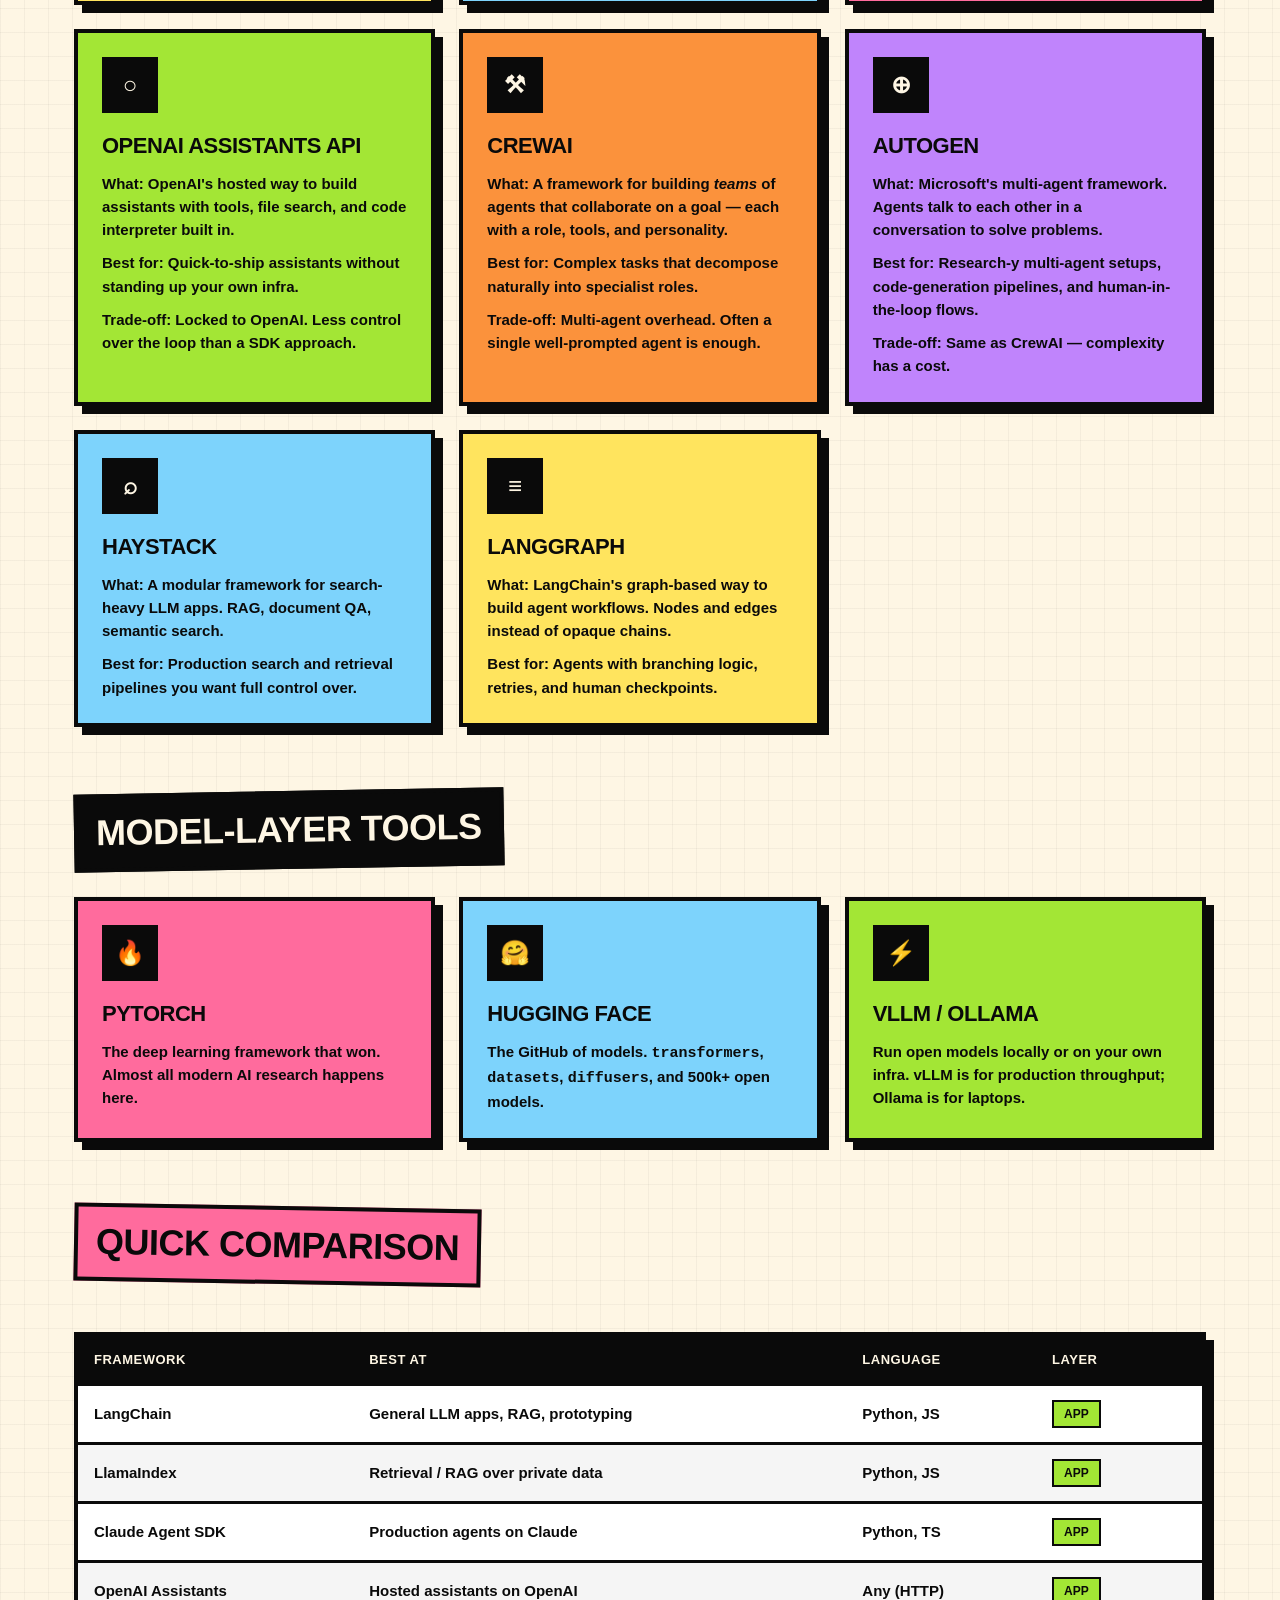
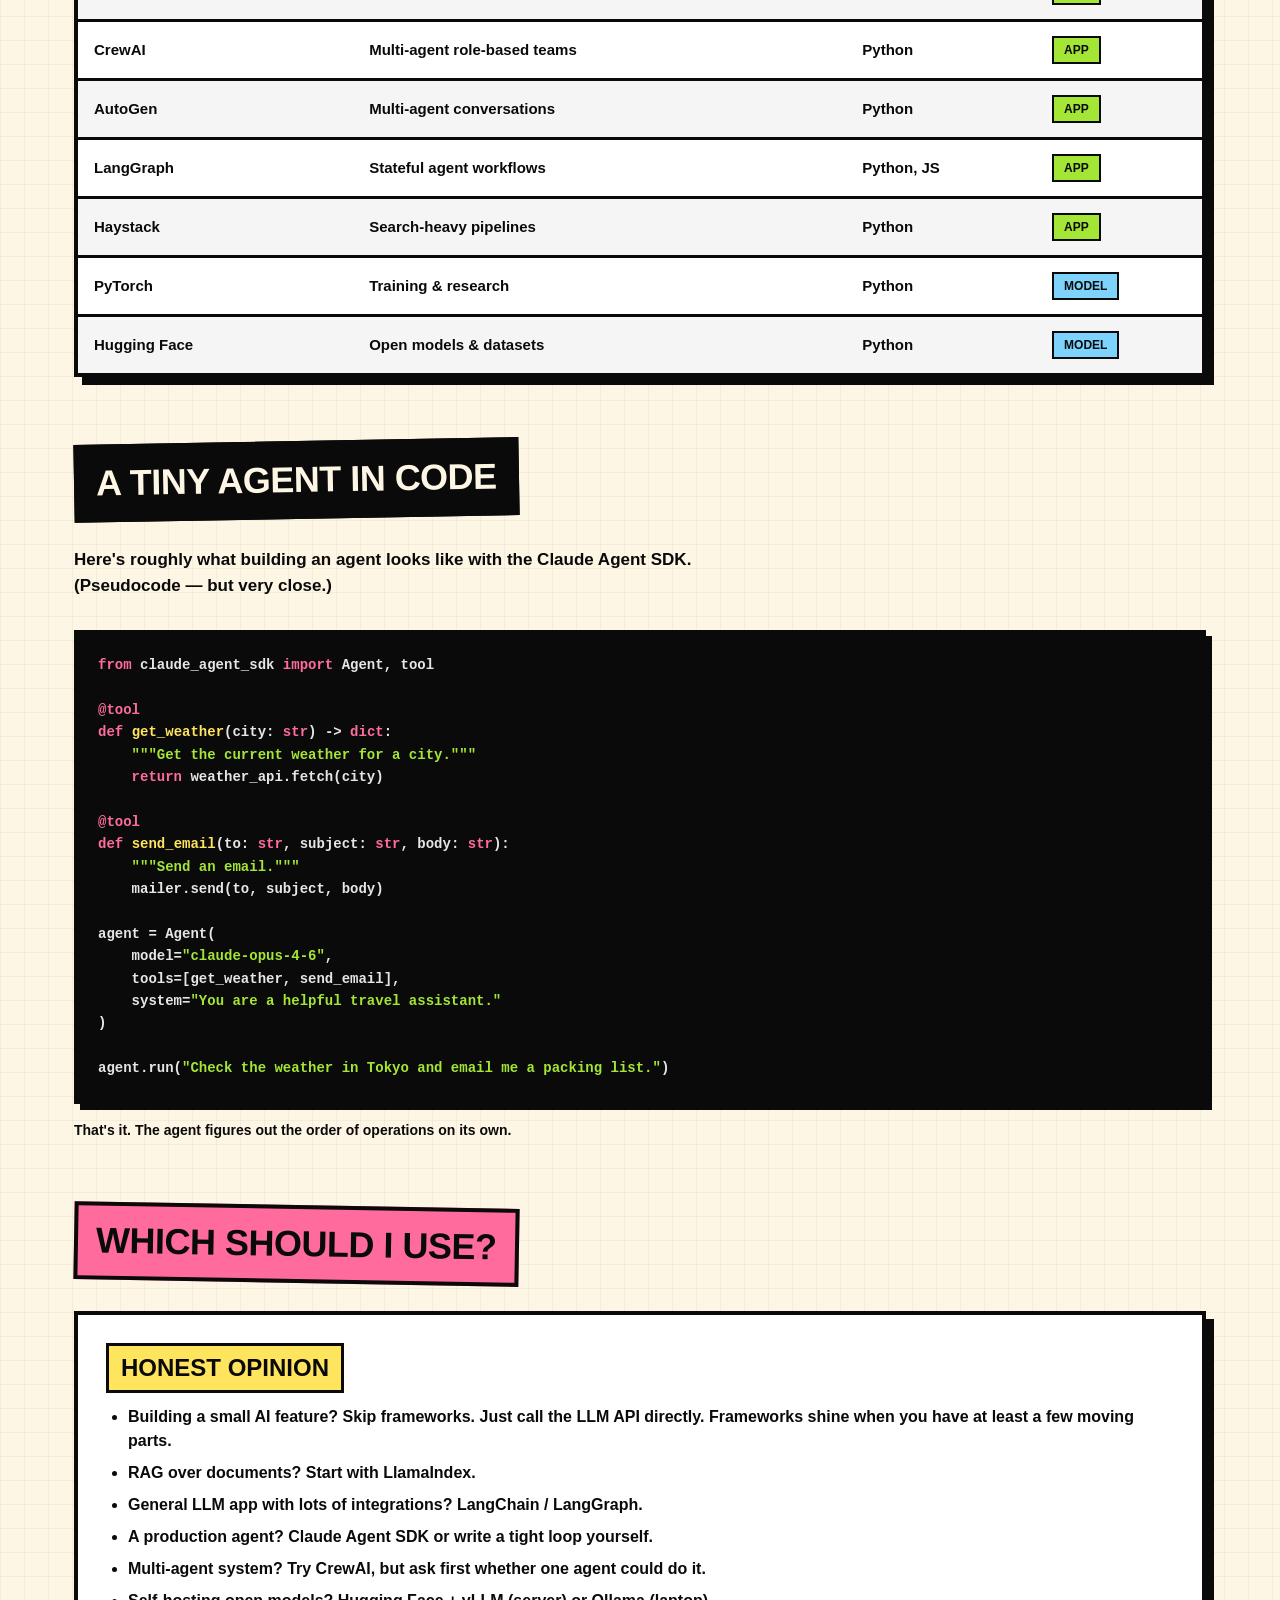
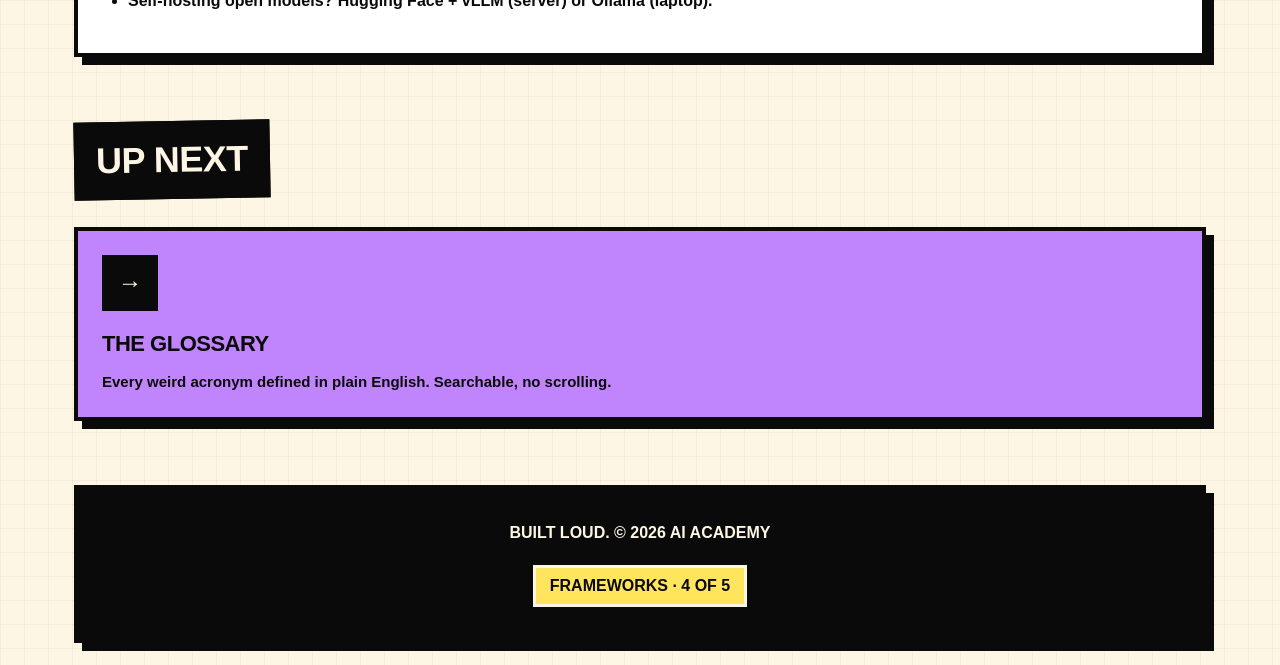
<file: frameworks.html>
<!DOCTYPE html>
<html lang="en">
<head>
<meta charset="UTF-8" />
<meta name="viewport" content="width=device-width, initial-scale=1.0" />
<title>AI Frameworks — AI Academy</title>
<meta name="description" content="A field guide to the AI tools you'll actually use: LangChain, LlamaIndex, Claude Agent SDK, CrewAI, AutoGen, and more. What each is good at." />
<meta property="og:title" content="AI Frameworks — AI Academy" />
<meta property="og:description" content="LangChain, LlamaIndex, Claude Agent SDK, CrewAI, AutoGen — what each is good at and when to skip it." />
<meta property="og:type" content="article" />
<meta property="og:url" content="https://sreekumarkr.github.io/neobrutal-agent/frameworks.html" />
<meta property="og:image" content="https://sreekumarkr.github.io/neobrutal-agent/og-image.png" />
<meta property="og:image:width" content="1200" />
<meta property="og:image:height" content="630" />
<meta name="twitter:card" content="summary_large_image" />
<meta name="twitter:image" content="https://sreekumarkr.github.io/neobrutal-agent/og-image.png" />
<link rel="icon" type="image/svg+xml" href="favicon.svg" />
<link rel="stylesheet" href="styles.css" />
</head>
<body>
  <div class="wrap">

    <nav class="top">
      <a href="index.html" class="logo">AI/ACADEMY</a>
      <ul>
        <li><a href="index.html" class="link">Home</a></li>
        <li><a href="fundamentals.html" class="link">Foundations</a></li>
        <li><a href="llms.html" class="link">LLMs</a></li>
        <li><a href="agents.html" class="link">Agents</a></li>
        <li><a href="tutorial.html" class="link">Tutorial</a></li>
        <li><a href="frameworks.html" class="link active">Frameworks</a></li>
        <li><a href="glossary.html" class="link">Glossary</a></li>
      </ul>
    </nav>

    <header class="hero orange">
      <h1>The <span class="pop">Frameworks</span></h1>
      <p class="lede">A field guide to the tools you'll actually use to build with AI. From low-level model libraries to high-level agent orchestrators — what each one is good at and when to skip it.</p>
      <div class="doodle" style="top:30px;right:40px;">{ }</div>
    </header>

    <section class="reveal">
      <h2 class="section-title">Two Layers</h2>
      <p class="section-sub">There are roughly two layers of AI tooling. Pick the one that matches your problem.</p>
      <div class="grid cols-2">
        <div class="card blue">
          <div class="icon">▼</div>
          <h3>Model layer</h3>
          <p>Train, fine-tune, and run models. PyTorch, TensorFlow, Hugging Face Transformers. You're here if you're a researcher or you need to ship something custom.</p>
        </div>
        <div class="card green">
          <div class="icon">▲</div>
          <h3>App layer</h3>
          <p>Build apps on top of someone else's model (usually via API). LangChain, LlamaIndex, Claude Agent SDK, CrewAI. You're here if you're a developer building an AI feature.</p>
        </div>
      </div>
    </section>

    <section class="reveal">
      <h2 class="section-title alt">App-Layer Frameworks</h2>
      <p class="section-sub">These are the libraries you'll reach for when building agents and LLM-powered apps.</p>

      <div class="grid cols-2">

        <div class="card yellow">
          <div class="icon">🦜</div>
          <h3>LangChain</h3>
          <p><strong>What:</strong> The original LLM app framework. Chains, agents, memory, tool integrations — all the building blocks.</p>
          <p style="margin-top:10px;"><strong>Best for:</strong> Prototyping fast, gluing together many services, RAG pipelines.</p>
          <p style="margin-top:10px;"><strong>Trade-off:</strong> Big surface area, lots of abstractions. Easy to start, sometimes hard to debug.</p>
        </div>

        <div class="card blue">
          <div class="icon">🦙</div>
          <h3>LlamaIndex</h3>
          <p><strong>What:</strong> A data framework for LLM apps. Specializes in connecting your private data to a model — ingestion, indexing, retrieval.</p>
          <p style="margin-top:10px;"><strong>Best for:</strong> RAG over documents, knowledge bases, structured data Q&A.</p>
          <p style="margin-top:10px;"><strong>Trade-off:</strong> Less of a general agent framework — leans heavily on the retrieval angle.</p>
        </div>

        <div class="card pink">
          <div class="icon">▲</div>
          <h3>Claude Agent SDK</h3>
          <p><strong>What:</strong> Anthropic's official SDK for building agents on Claude. Tool use, memory, sub-agents, MCP — first-class.</p>
          <p style="margin-top:10px;"><strong>Best for:</strong> Production-grade agents that need careful reasoning and long context.</p>
          <p style="margin-top:10px;"><strong>Trade-off:</strong> Tied to Claude. (If that's a feature, great.)</p>
        </div>

        <div class="card green">
          <div class="icon">○</div>
          <h3>OpenAI Assistants API</h3>
          <p><strong>What:</strong> OpenAI's hosted way to build assistants with tools, file search, and code interpreter built in.</p>
          <p style="margin-top:10px;"><strong>Best for:</strong> Quick-to-ship assistants without standing up your own infra.</p>
          <p style="margin-top:10px;"><strong>Trade-off:</strong> Locked to OpenAI. Less control over the loop than a SDK approach.</p>
        </div>

        <div class="card orange">
          <div class="icon">⚒</div>
          <h3>CrewAI</h3>
          <p><strong>What:</strong> A framework for building <em>teams</em> of agents that collaborate on a goal — each with a role, tools, and personality.</p>
          <p style="margin-top:10px;"><strong>Best for:</strong> Complex tasks that decompose naturally into specialist roles.</p>
          <p style="margin-top:10px;"><strong>Trade-off:</strong> Multi-agent overhead. Often a single well-prompted agent is enough.</p>
        </div>

        <div class="card purple">
          <div class="icon">⊕</div>
          <h3>AutoGen</h3>
          <p><strong>What:</strong> Microsoft's multi-agent framework. Agents talk to each other in a conversation to solve problems.</p>
          <p style="margin-top:10px;"><strong>Best for:</strong> Research-y multi-agent setups, code-generation pipelines, and human-in-the-loop flows.</p>
          <p style="margin-top:10px;"><strong>Trade-off:</strong> Same as CrewAI — complexity has a cost.</p>
        </div>

        <div class="card blue">
          <div class="icon">⌕</div>
          <h3>Haystack</h3>
          <p><strong>What:</strong> A modular framework for search-heavy LLM apps. RAG, document QA, semantic search.</p>
          <p style="margin-top:10px;"><strong>Best for:</strong> Production search and retrieval pipelines you want full control over.</p>
        </div>

        <div class="card yellow">
          <div class="icon">≡</div>
          <h3>LangGraph</h3>
          <p><strong>What:</strong> LangChain's graph-based way to build agent workflows. Nodes and edges instead of opaque chains.</p>
          <p style="margin-top:10px;"><strong>Best for:</strong> Agents with branching logic, retries, and human checkpoints.</p>
        </div>

      </div>
    </section>

    <section class="reveal">
      <h2 class="section-title">Model-Layer Tools</h2>
      <div class="grid cols-3">
        <div class="card pink">
          <div class="icon">🔥</div>
          <h3>PyTorch</h3>
          <p>The deep learning framework that won. Almost all modern AI research happens here.</p>
        </div>
        <div class="card blue">
          <div class="icon">🤗</div>
          <h3>Hugging Face</h3>
          <p>The GitHub of models. <code>transformers</code>, <code>datasets</code>, <code>diffusers</code>, and 500k+ open models.</p>
        </div>
        <div class="card green">
          <div class="icon">⚡</div>
          <h3>vLLM / Ollama</h3>
          <p>Run open models locally or on your own infra. vLLM is for production throughput; Ollama is for laptops.</p>
        </div>
      </div>
    </section>

    <section class="reveal">
      <h2 class="section-title alt">Quick Comparison</h2>
      <table class="compare-table">
        <thead>
          <tr>
            <th>Framework</th>
            <th>Best At</th>
            <th>Language</th>
            <th>Layer</th>
          </tr>
        </thead>
        <tbody>
          <tr><td><strong>LangChain</strong></td><td>General LLM apps, RAG, prototyping</td><td>Python, JS</td><td><span class="tag green">App</span></td></tr>
          <tr><td><strong>LlamaIndex</strong></td><td>Retrieval / RAG over private data</td><td>Python, JS</td><td><span class="tag green">App</span></td></tr>
          <tr><td><strong>Claude Agent SDK</strong></td><td>Production agents on Claude</td><td>Python, TS</td><td><span class="tag green">App</span></td></tr>
          <tr><td><strong>OpenAI Assistants</strong></td><td>Hosted assistants on OpenAI</td><td>Any (HTTP)</td><td><span class="tag green">App</span></td></tr>
          <tr><td><strong>CrewAI</strong></td><td>Multi-agent role-based teams</td><td>Python</td><td><span class="tag green">App</span></td></tr>
          <tr><td><strong>AutoGen</strong></td><td>Multi-agent conversations</td><td>Python</td><td><span class="tag green">App</span></td></tr>
          <tr><td><strong>LangGraph</strong></td><td>Stateful agent workflows</td><td>Python, JS</td><td><span class="tag green">App</span></td></tr>
          <tr><td><strong>Haystack</strong></td><td>Search-heavy pipelines</td><td>Python</td><td><span class="tag green">App</span></td></tr>
          <tr><td><strong>PyTorch</strong></td><td>Training & research</td><td>Python</td><td><span class="tag blue">Model</span></td></tr>
          <tr><td><strong>Hugging Face</strong></td><td>Open models & datasets</td><td>Python</td><td><span class="tag blue">Model</span></td></tr>
        </tbody>
      </table>
    </section>

    <section class="reveal">
      <h2 class="section-title">A Tiny Agent in Code</h2>
      <p class="section-sub">Here's roughly what building an agent looks like with the Claude Agent SDK. (Pseudocode — but very close.)</p>
      <pre class="code"><span class="k">from</span> claude_agent_sdk <span class="k">import</span> Agent, tool

<span class="k">@tool</span>
<span class="k">def</span> <span class="f">get_weather</span>(city: <span class="k">str</span>) -> <span class="k">dict</span>:
    <span class="s">"""Get the current weather for a city."""</span>
    <span class="k">return</span> weather_api.fetch(city)

<span class="k">@tool</span>
<span class="k">def</span> <span class="f">send_email</span>(to: <span class="k">str</span>, subject: <span class="k">str</span>, body: <span class="k">str</span>):
    <span class="s">"""Send an email."""</span>
    mailer.send(to, subject, body)

agent = Agent(
    model=<span class="s">"claude-opus-4-6"</span>,
    tools=[get_weather, send_email],
    system=<span class="s">"You are a helpful travel assistant."</span>
)

agent.run(<span class="s">"Check the weather in Tokyo and email me a packing list."</span>)</pre>
      <p style="margin-top:14px;font-size:14px;">That's it. The agent figures out the order of operations on its own.</p>
    </section>

    <section class="reveal">
      <h2 class="section-title alt">Which Should I Use?</h2>
      <div class="info-box">
        <h3>Honest opinion</h3>
        <ul>
          <li><strong>Building a small AI feature?</strong> Skip frameworks. Just call the LLM API directly. Frameworks shine when you have at least a few moving parts.</li>
          <li><strong>RAG over documents?</strong> Start with LlamaIndex.</li>
          <li><strong>General LLM app with lots of integrations?</strong> LangChain / LangGraph.</li>
          <li><strong>A production agent?</strong> Claude Agent SDK or write a tight loop yourself.</li>
          <li><strong>Multi-agent system?</strong> Try CrewAI, but ask first whether one agent could do it.</li>
          <li><strong>Self-hosting open models?</strong> Hugging Face + vLLM (server) or Ollama (laptop).</li>
        </ul>
      </div>
    </section>

    <section class="reveal">
      <h2 class="section-title">Up Next</h2>
      <a href="glossary.html" class="card purple" style="text-decoration:none;display:block;">
        <div class="icon">→</div>
        <h3>The Glossary</h3>
        <p>Every weird acronym defined in plain English. Searchable, no scrolling.</p>
      </a>
    </section>

    <footer class="bottom">
      <p>BUILT LOUD. © 2026 AI ACADEMY</p>
      <span class="made">Frameworks · 4 of 5</span>
    </footer>

  </div>
  <button id="to-top" class="to-top" aria-label="Back to top">↑</button>
  <script src="script.js"></script>
</body>
</html>
</file>
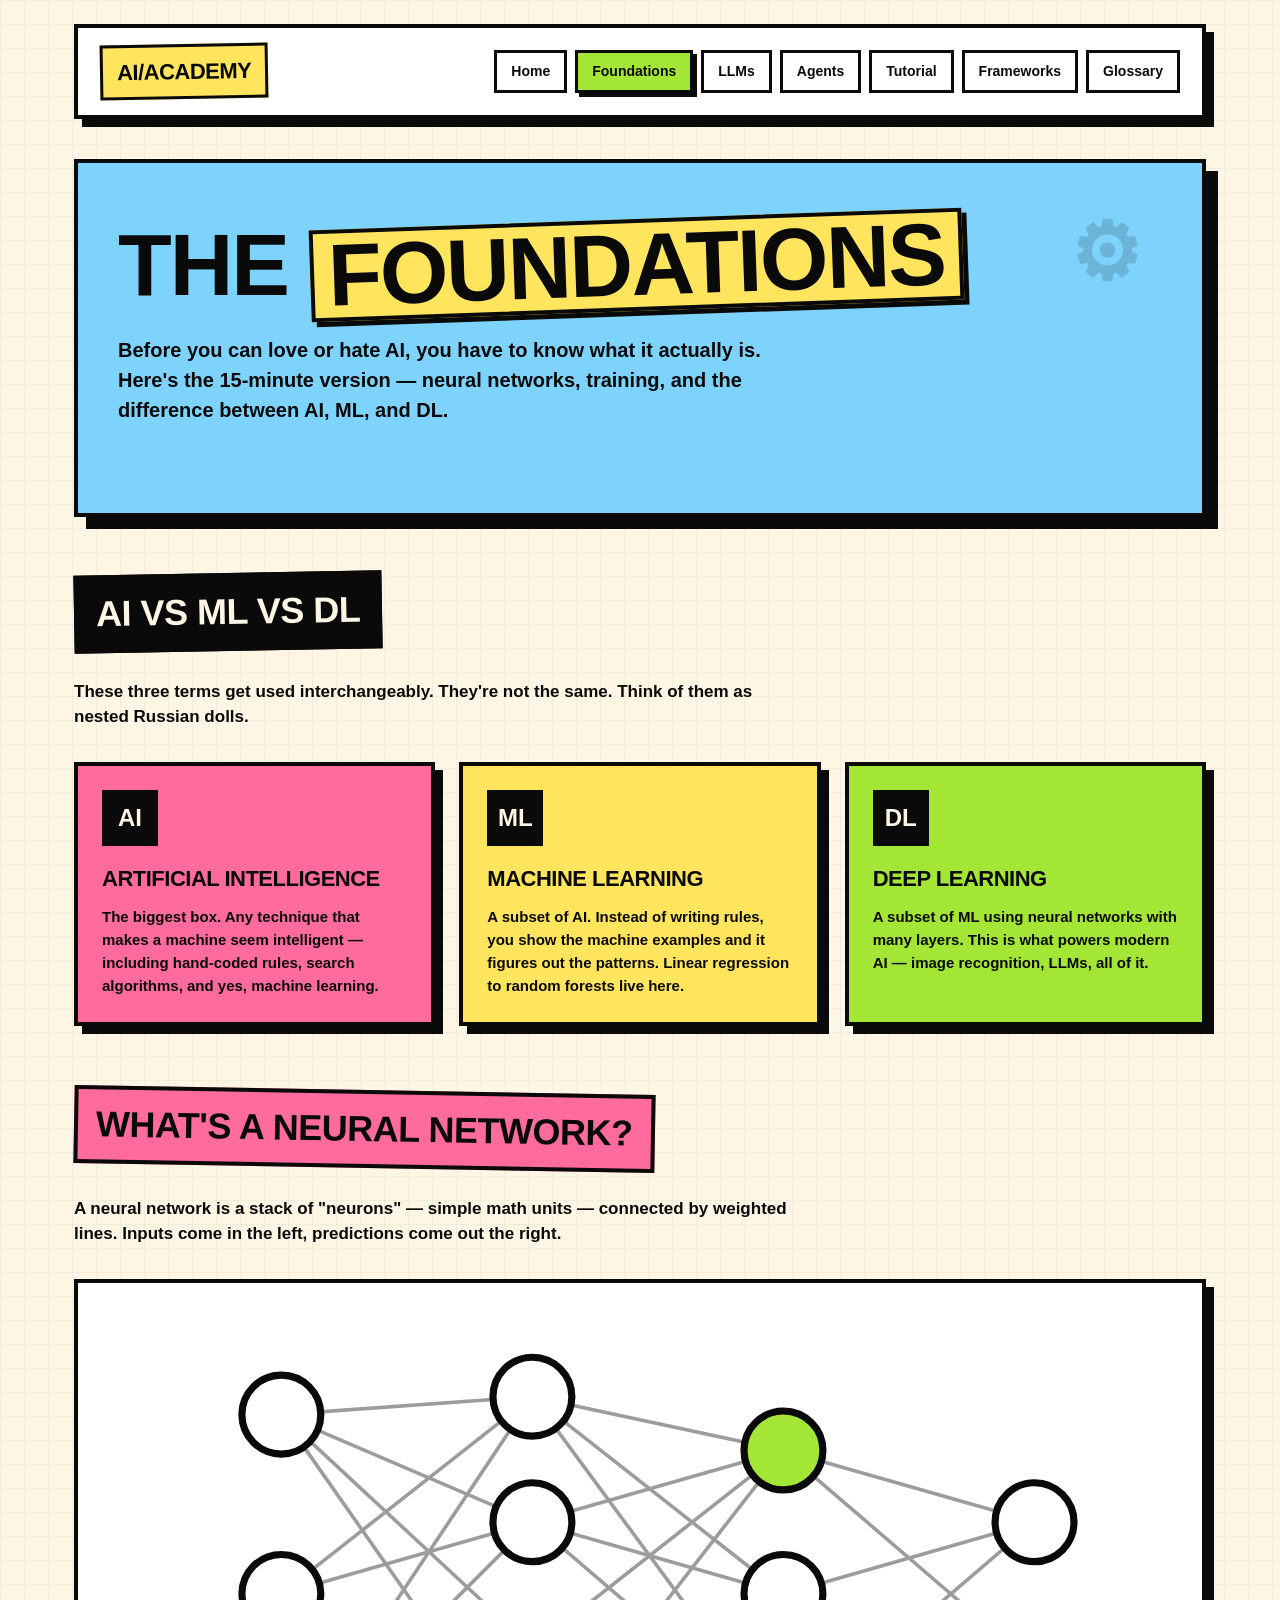
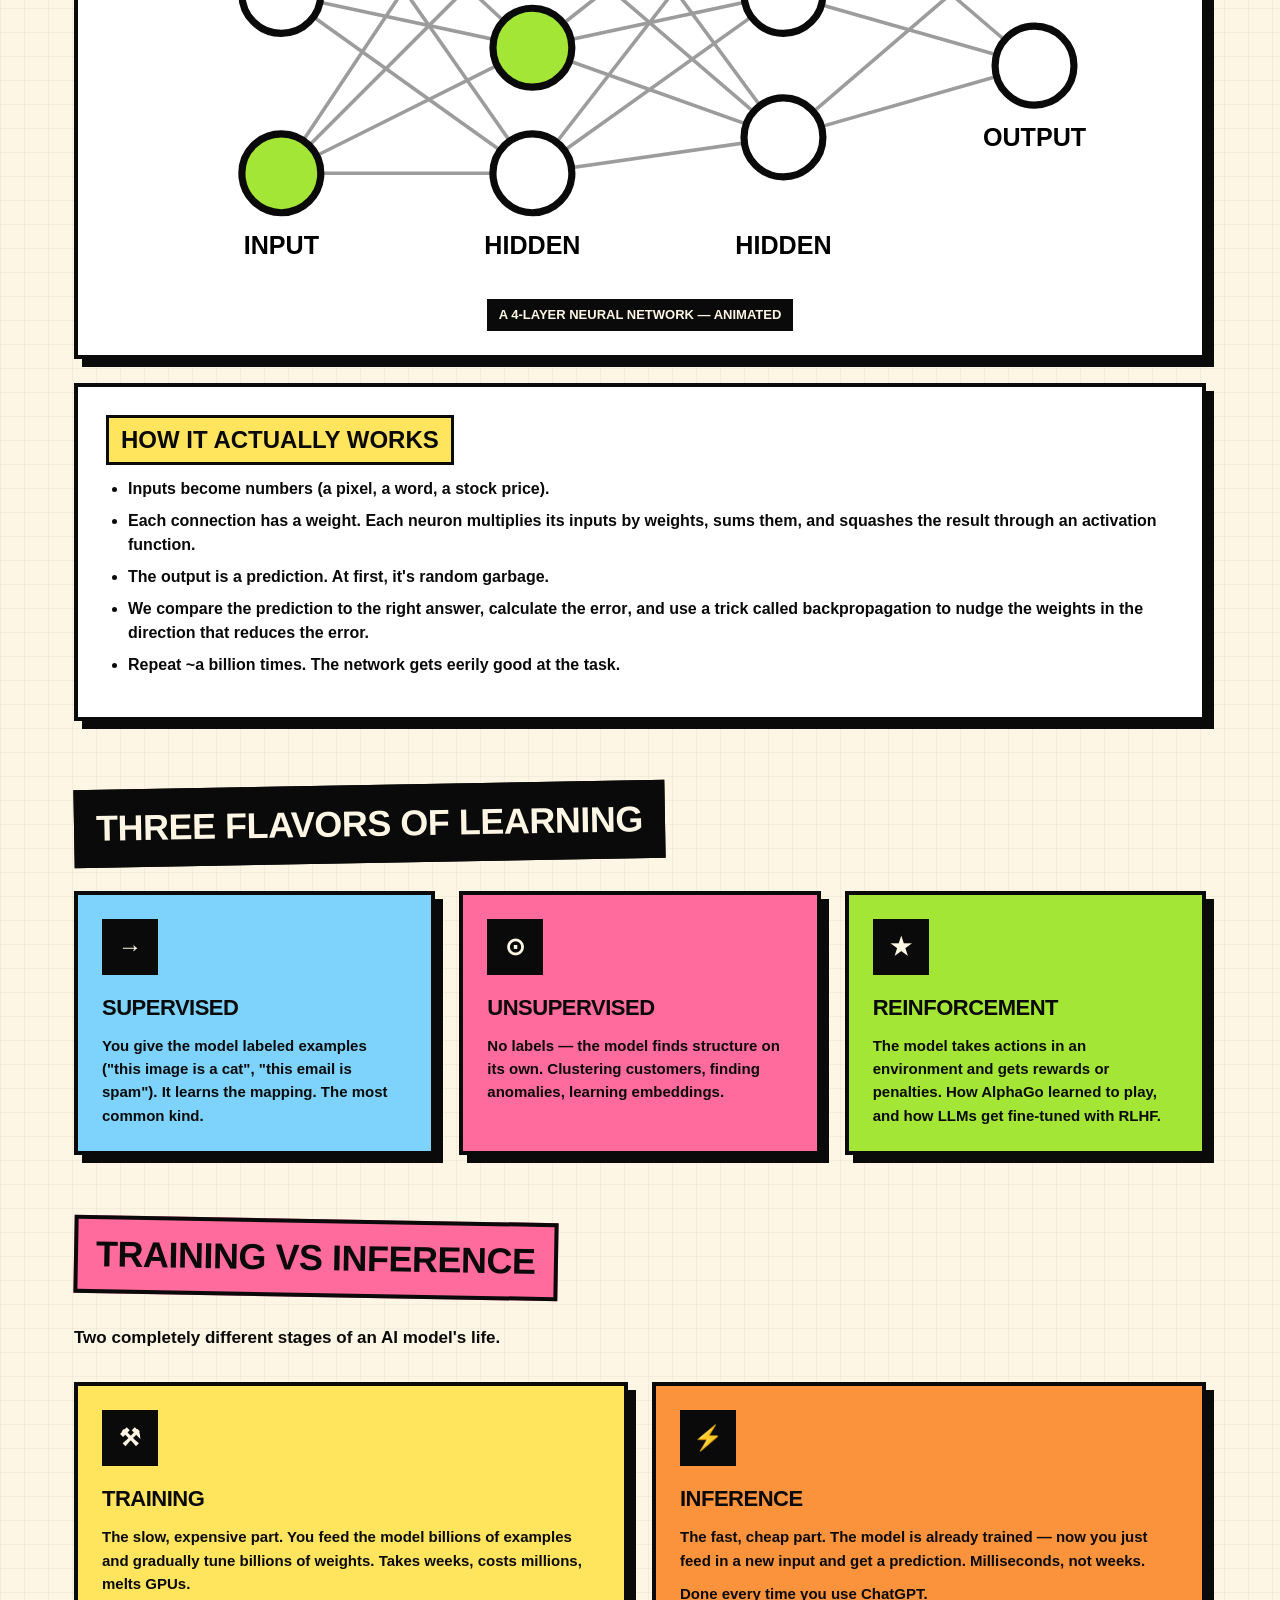
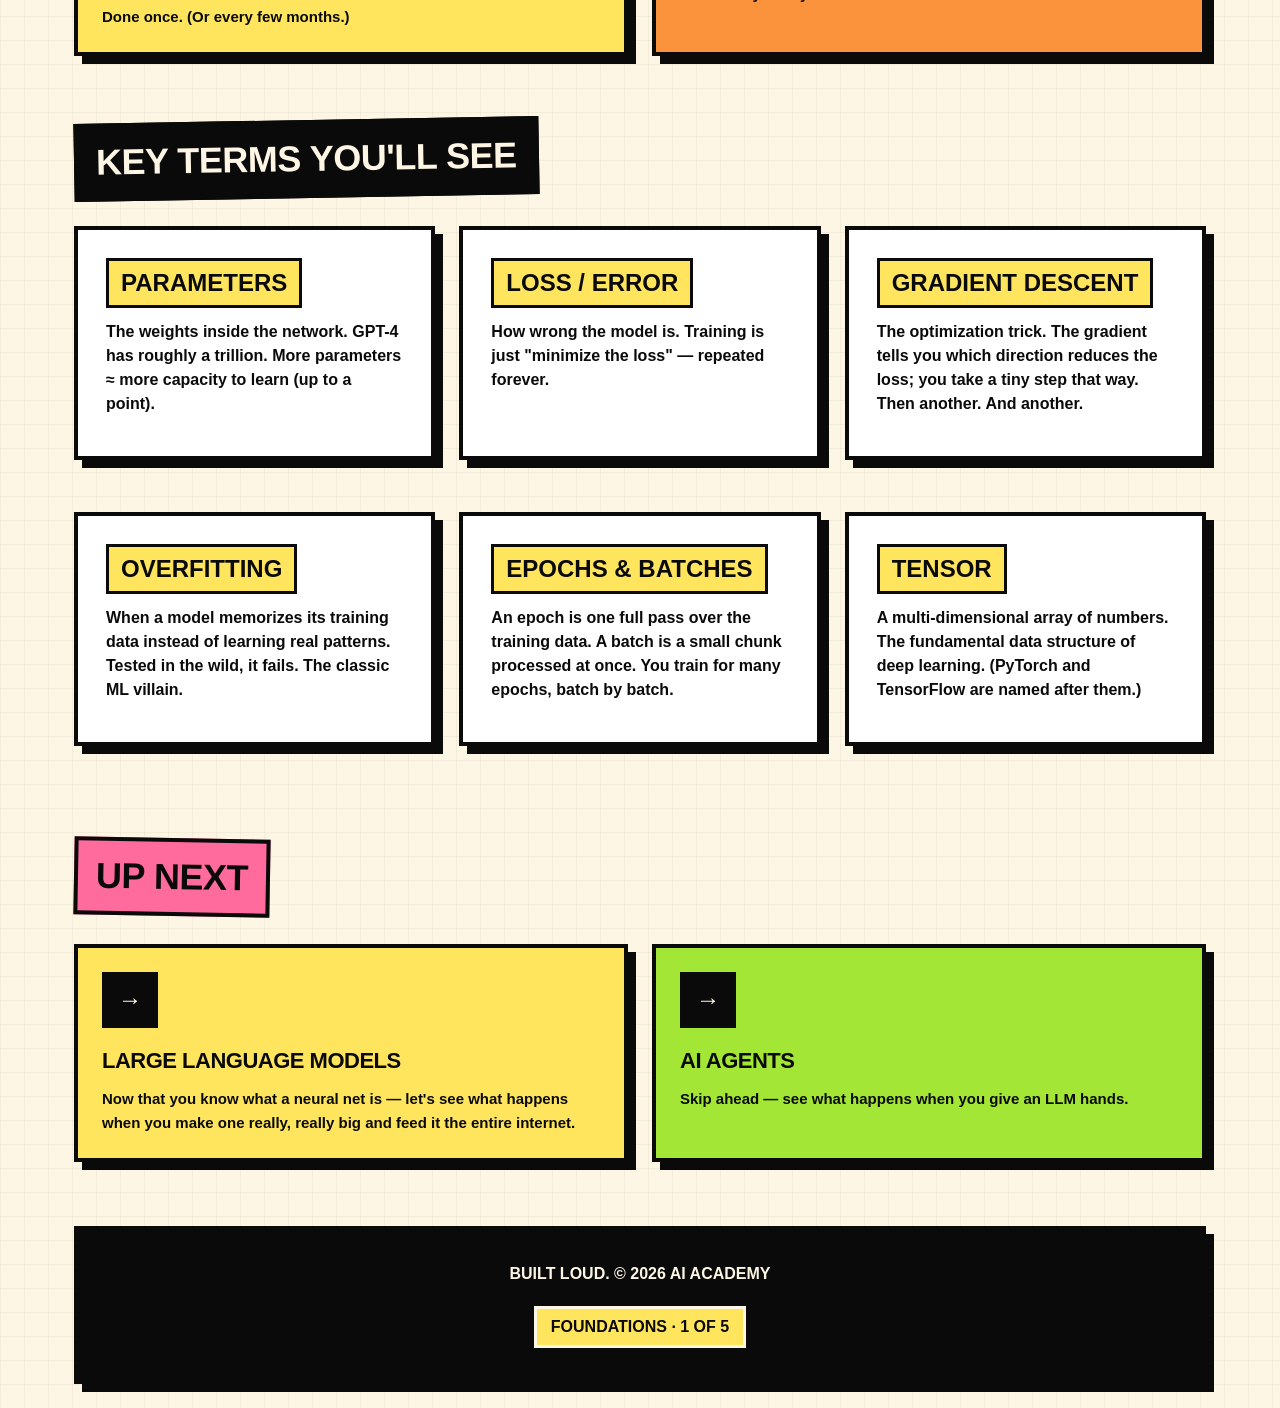
<file: fundamentals.html>
<!DOCTYPE html>
<html lang="en">
<head>
<meta charset="UTF-8" />
<meta name="viewport" content="width=device-width, initial-scale=1.0" />
<title>AI Foundations — AI Academy</title>
<meta name="description" content="AI vs ML vs DL, neural networks, training, and the key terms you'll keep seeing. The 15-minute foundation." />
<meta property="og:title" content="AI Foundations — AI Academy" />
<meta property="og:description" content="AI vs ML vs DL, neural networks, training, and the key terms you'll keep seeing." />
<meta property="og:type" content="article" />
<meta property="og:url" content="https://sreekumarkr.github.io/neobrutal-agent/fundamentals.html" />
<meta property="og:image" content="https://sreekumarkr.github.io/neobrutal-agent/og-image.png" />
<meta property="og:image:width" content="1200" />
<meta property="og:image:height" content="630" />
<meta name="twitter:card" content="summary_large_image" />
<meta name="twitter:image" content="https://sreekumarkr.github.io/neobrutal-agent/og-image.png" />
<link rel="icon" type="image/svg+xml" href="favicon.svg" />
<link rel="stylesheet" href="styles.css" />
</head>
<body>
  <div class="wrap">

    <nav class="top">
      <a href="index.html" class="logo">AI/ACADEMY</a>
      <ul>
        <li><a href="index.html" class="link">Home</a></li>
        <li><a href="fundamentals.html" class="link active">Foundations</a></li>
        <li><a href="llms.html" class="link">LLMs</a></li>
        <li><a href="agents.html" class="link">Agents</a></li>
        <li><a href="tutorial.html" class="link">Tutorial</a></li>
        <li><a href="frameworks.html" class="link">Frameworks</a></li>
        <li><a href="glossary.html" class="link">Glossary</a></li>
      </ul>
    </nav>

    <header class="hero blue">
      <h1>The <span class="pop">Foundations</span></h1>
      <p class="lede">Before you can love or hate AI, you have to know what it actually is. Here's the 15-minute version — neural networks, training, and the difference between AI, ML, and DL.</p>
      <div class="doodle" style="top:30px;right:60px;">⚙</div>
    </header>

    <section class="reveal">
      <h2 class="section-title">AI vs ML vs DL</h2>
      <p class="section-sub">These three terms get used interchangeably. They're not the same. Think of them as nested Russian dolls.</p>
      <div class="grid cols-3">
        <div class="card pink">
          <div class="icon">AI</div>
          <h3>Artificial Intelligence</h3>
          <p>The biggest box. Any technique that makes a machine seem intelligent — including hand-coded rules, search algorithms, and yes, machine learning.</p>
        </div>
        <div class="card yellow">
          <div class="icon">ML</div>
          <h3>Machine Learning</h3>
          <p>A subset of AI. Instead of writing rules, you show the machine examples and it figures out the patterns. Linear regression to random forests live here.</p>
        </div>
        <div class="card green">
          <div class="icon">DL</div>
          <h3>Deep Learning</h3>
          <p>A subset of ML using <strong>neural networks with many layers</strong>. This is what powers modern AI — image recognition, LLMs, all of it.</p>
        </div>
      </div>
    </section>

    <section class="reveal">
      <h2 class="section-title alt">What's a Neural Network?</h2>
      <p class="section-sub">A neural network is a stack of "neurons" — simple math units — connected by weighted lines. Inputs come in the left, predictions come out the right.</p>

      <div class="diagram-wrap" id="nn">
        <svg viewBox="0 0 600 320" xmlns="http://www.w3.org/2000/svg">
          <!-- connections -->
          <g stroke="#0a0a0a" stroke-width="2" opacity="0.4">
            <!-- input to hidden1 -->
            <line x1="100" y1="60" x2="240" y2="50" />
            <line x1="100" y1="60" x2="240" y2="120" />
            <line x1="100" y1="60" x2="240" y2="190" />
            <line x1="100" y1="60" x2="240" y2="260" />
            <line x1="100" y1="160" x2="240" y2="50" />
            <line x1="100" y1="160" x2="240" y2="120" />
            <line x1="100" y1="160" x2="240" y2="190" />
            <line x1="100" y1="160" x2="240" y2="260" />
            <line x1="100" y1="260" x2="240" y2="50" />
            <line x1="100" y1="260" x2="240" y2="120" />
            <line x1="100" y1="260" x2="240" y2="190" />
            <line x1="100" y1="260" x2="240" y2="260" />
            <!-- hidden1 to hidden2 -->
            <line x1="240" y1="50" x2="380" y2="80" />
            <line x1="240" y1="50" x2="380" y2="160" />
            <line x1="240" y1="50" x2="380" y2="240" />
            <line x1="240" y1="120" x2="380" y2="80" />
            <line x1="240" y1="120" x2="380" y2="160" />
            <line x1="240" y1="120" x2="380" y2="240" />
            <line x1="240" y1="190" x2="380" y2="80" />
            <line x1="240" y1="190" x2="380" y2="160" />
            <line x1="240" y1="190" x2="380" y2="240" />
            <line x1="240" y1="260" x2="380" y2="80" />
            <line x1="240" y1="260" x2="380" y2="160" />
            <line x1="240" y1="260" x2="380" y2="240" />
            <!-- hidden2 to output -->
            <line x1="380" y1="80" x2="520" y2="120" />
            <line x1="380" y1="80" x2="520" y2="200" />
            <line x1="380" y1="160" x2="520" y2="120" />
            <line x1="380" y1="160" x2="520" y2="200" />
            <line x1="380" y1="240" x2="520" y2="120" />
            <line x1="380" y1="240" x2="520" y2="200" />
          </g>
          <!-- nodes -->
          <g stroke="#0a0a0a" stroke-width="4">
            <circle class="nn-node" cx="100" cy="60" r="22" fill="#fff" />
            <circle class="nn-node" cx="100" cy="160" r="22" fill="#fff" />
            <circle class="nn-node" cx="100" cy="260" r="22" fill="#fff" />
            <circle class="nn-node" cx="240" cy="50" r="22" fill="#fff" />
            <circle class="nn-node" cx="240" cy="120" r="22" fill="#fff" />
            <circle class="nn-node" cx="240" cy="190" r="22" fill="#fff" />
            <circle class="nn-node" cx="240" cy="260" r="22" fill="#fff" />
            <circle class="nn-node" cx="380" cy="80" r="22" fill="#fff" />
            <circle class="nn-node" cx="380" cy="160" r="22" fill="#fff" />
            <circle class="nn-node" cx="380" cy="240" r="22" fill="#fff" />
            <circle class="nn-node" cx="520" cy="120" r="22" fill="#fff" />
            <circle class="nn-node" cx="520" cy="200" r="22" fill="#fff" />
          </g>
          <!-- labels -->
          <g font-family="Helvetica, sans-serif" font-weight="900" font-size="14" text-anchor="middle">
            <text x="100" y="305">INPUT</text>
            <text x="240" y="305">HIDDEN</text>
            <text x="380" y="305">HIDDEN</text>
            <text x="520" y="245">OUTPUT</text>
          </g>
        </svg>
        <div class="caption">A 4-layer neural network — animated</div>
      </div>

      <div class="info-box">
        <h3>How it actually works</h3>
        <ul>
          <li><strong>Inputs</strong> become numbers (a pixel, a word, a stock price).</li>
          <li>Each connection has a <strong>weight</strong>. Each neuron multiplies its inputs by weights, sums them, and squashes the result through an <strong>activation function</strong>.</li>
          <li>The output is a prediction. At first, it's random garbage.</li>
          <li>We compare the prediction to the right answer, calculate the <strong>error</strong>, and use a trick called <strong>backpropagation</strong> to nudge the weights in the direction that reduces the error.</li>
          <li>Repeat ~a billion times. The network gets eerily good at the task.</li>
        </ul>
      </div>
    </section>

    <section class="reveal">
      <h2 class="section-title">Three Flavors of Learning</h2>
      <div class="grid cols-3">
        <div class="card blue">
          <div class="icon">→</div>
          <h3>Supervised</h3>
          <p>You give the model labeled examples ("this image is a cat", "this email is spam"). It learns the mapping. The most common kind.</p>
        </div>
        <div class="card pink">
          <div class="icon">⊙</div>
          <h3>Unsupervised</h3>
          <p>No labels — the model finds structure on its own. Clustering customers, finding anomalies, learning embeddings.</p>
        </div>
        <div class="card green">
          <div class="icon">★</div>
          <h3>Reinforcement</h3>
          <p>The model takes actions in an environment and gets rewards or penalties. How AlphaGo learned to play, and how LLMs get fine-tuned with RLHF.</p>
        </div>
      </div>
    </section>

    <section class="reveal">
      <h2 class="section-title alt">Training vs Inference</h2>
      <p class="section-sub">Two completely different stages of an AI model's life.</p>
      <div class="grid cols-2">
        <div class="card yellow">
          <div class="icon">⚒</div>
          <h3>Training</h3>
          <p>The slow, expensive part. You feed the model billions of examples and gradually tune billions of weights. Takes weeks, costs millions, melts GPUs.</p>
          <p style="margin-top:10px;"><strong>Done once.</strong> (Or every few months.)</p>
        </div>
        <div class="card orange">
          <div class="icon">⚡</div>
          <h3>Inference</h3>
          <p>The fast, cheap part. The model is already trained — now you just feed in a new input and get a prediction. Milliseconds, not weeks.</p>
          <p style="margin-top:10px;"><strong>Done every time you use ChatGPT.</strong></p>
        </div>
      </div>
    </section>

    <section class="reveal">
      <h2 class="section-title">Key Terms You'll See</h2>
      <div class="grid cols-2">
        <div class="info-box">
          <h3>Parameters</h3>
          <p>The weights inside the network. GPT-4 has roughly a trillion. More parameters ≈ more capacity to learn (up to a point).</p>
        </div>
        <div class="info-box">
          <h3>Loss / Error</h3>
          <p>How wrong the model is. Training is just "minimize the loss" — repeated forever.</p>
        </div>
        <div class="info-box">
          <h3>Gradient Descent</h3>
          <p>The optimization trick. The gradient tells you which direction reduces the loss; you take a tiny step that way. Then another. And another.</p>
        </div>
        <div class="info-box">
          <h3>Overfitting</h3>
          <p>When a model memorizes its training data instead of learning real patterns. Tested in the wild, it fails. The classic ML villain.</p>
        </div>
        <div class="info-box">
          <h3>Epochs & Batches</h3>
          <p>An epoch is one full pass over the training data. A batch is a small chunk processed at once. You train for many epochs, batch by batch.</p>
        </div>
        <div class="info-box">
          <h3>Tensor</h3>
          <p>A multi-dimensional array of numbers. The fundamental data structure of deep learning. (PyTorch and TensorFlow are named after them.)</p>
        </div>
      </div>
    </section>

    <section class="reveal">
      <h2 class="section-title alt">Up Next</h2>
      <div class="grid cols-2">
        <a href="llms.html" class="card yellow" style="text-decoration:none;">
          <div class="icon">→</div>
          <h3>Large Language Models</h3>
          <p>Now that you know what a neural net is — let's see what happens when you make one really, really big and feed it the entire internet.</p>
        </a>
        <a href="agents.html" class="card green" style="text-decoration:none;">
          <div class="icon">→</div>
          <h3>AI Agents</h3>
          <p>Skip ahead — see what happens when you give an LLM hands.</p>
        </a>
      </div>
    </section>

    <footer class="bottom">
      <p>BUILT LOUD. © 2026 AI ACADEMY</p>
      <span class="made">Foundations · 1 of 5</span>
    </footer>

  </div>
  <button id="to-top" class="to-top" aria-label="Back to top">↑</button>
  <script src="script.js"></script>
</body>
</html>
</file>
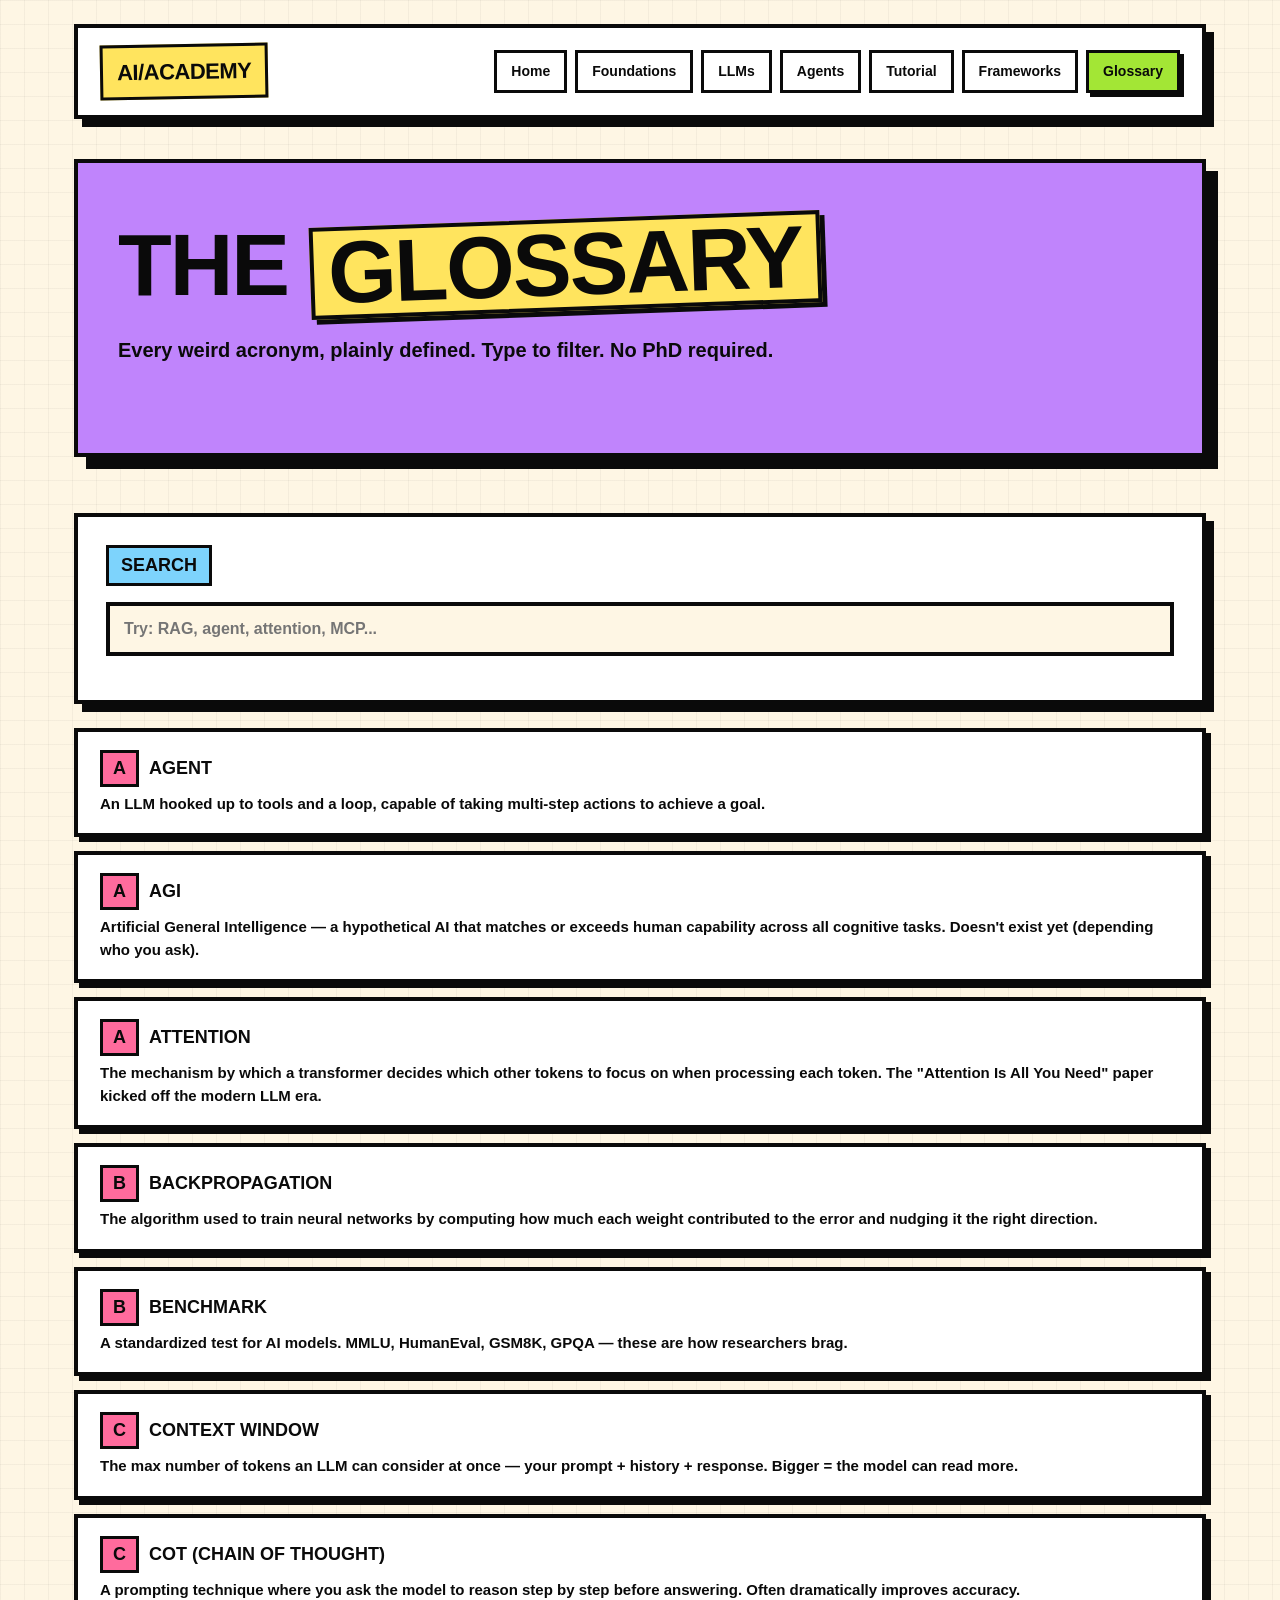
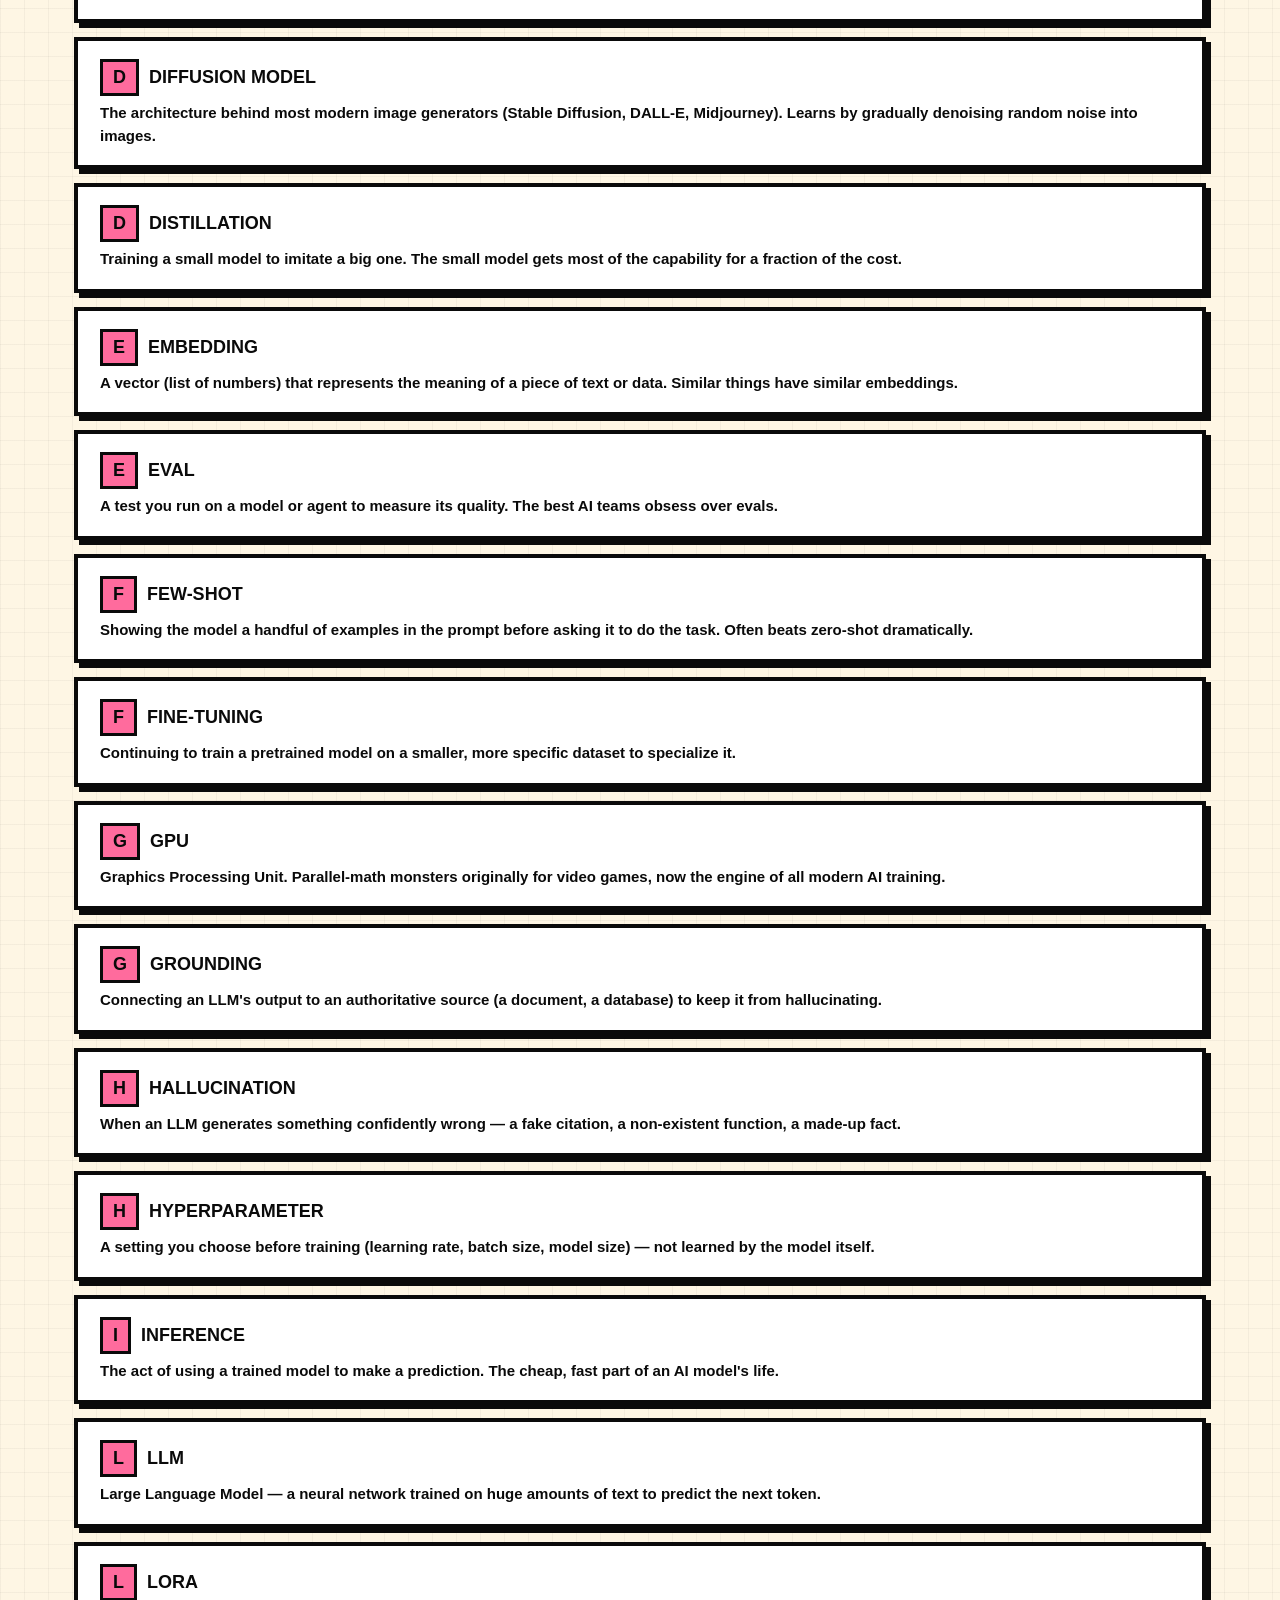
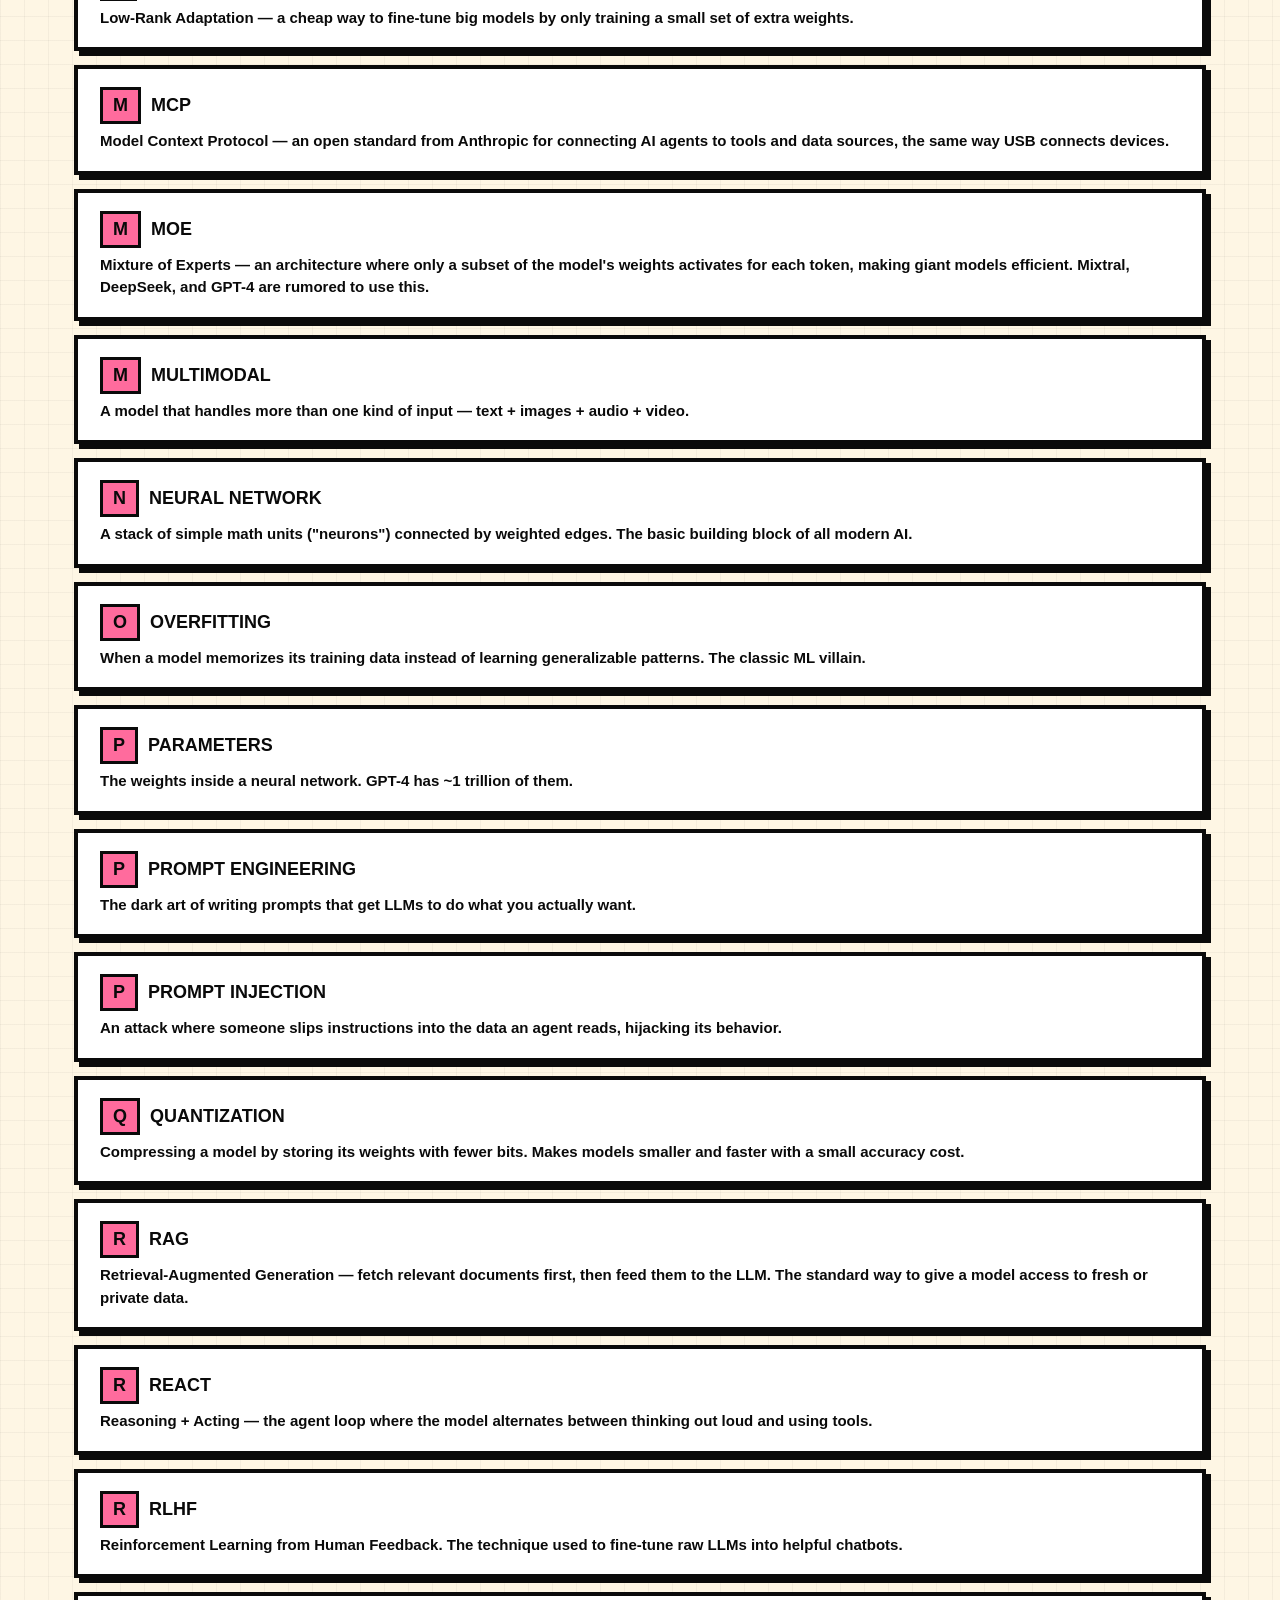
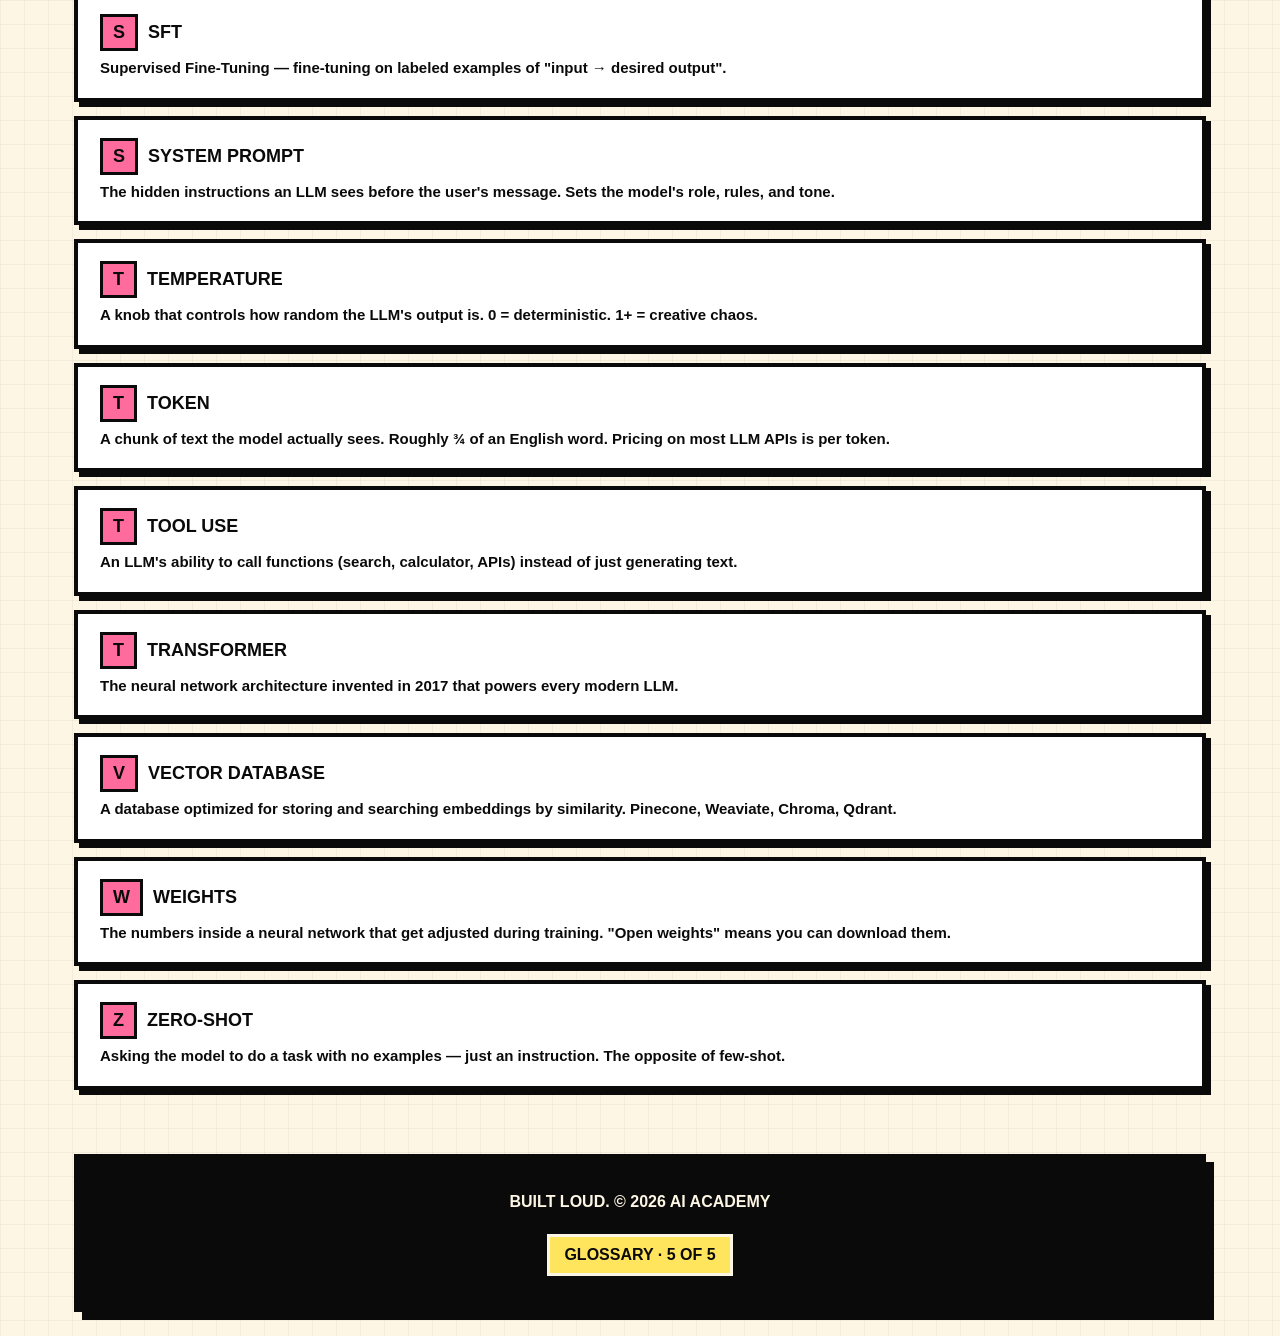
<file: glossary.html>
<!DOCTYPE html>
<html lang="en">
<head>
<meta charset="UTF-8" />
<meta name="viewport" content="width=device-width, initial-scale=1.0" />
<title>AI Glossary — AI Academy</title>
<meta name="description" content="40+ AI terms and acronyms explained in plain English. RAG, MoE, RLHF, MCP, and everything else. Searchable." />
<meta property="og:title" content="AI Glossary — AI Academy" />
<meta property="og:description" content="40+ AI terms, plainly defined. RAG, MoE, RLHF, MCP — searchable." />
<meta property="og:type" content="article" />
<meta property="og:url" content="https://sreekumarkr.github.io/neobrutal-agent/glossary.html" />
<meta property="og:image" content="https://sreekumarkr.github.io/neobrutal-agent/og-image.png" />
<meta property="og:image:width" content="1200" />
<meta property="og:image:height" content="630" />
<meta name="twitter:card" content="summary_large_image" />
<meta name="twitter:image" content="https://sreekumarkr.github.io/neobrutal-agent/og-image.png" />
<link rel="icon" type="image/svg+xml" href="favicon.svg" />
<link rel="stylesheet" href="styles.css" />
</head>
<body>
  <div class="wrap">

    <nav class="top">
      <a href="index.html" class="logo">AI/ACADEMY</a>
      <ul>
        <li><a href="index.html" class="link">Home</a></li>
        <li><a href="fundamentals.html" class="link">Foundations</a></li>
        <li><a href="llms.html" class="link">LLMs</a></li>
        <li><a href="agents.html" class="link">Agents</a></li>
        <li><a href="tutorial.html" class="link">Tutorial</a></li>
        <li><a href="frameworks.html" class="link">Frameworks</a></li>
        <li><a href="glossary.html" class="link active">Glossary</a></li>
      </ul>
    </nav>

    <header class="hero purple">
      <h1>The <span class="pop">Glossary</span></h1>
      <p class="lede">Every weird acronym, plainly defined. Type to filter. No PhD required.</p>
    </header>

    <section>
      <div class="demo">
        <h4>Search</h4>
        <input id="glossary-search" type="text" placeholder="Try: RAG, agent, attention, MCP..." />
      </div>

      <div class="glossary-list">

        <div class="term"><h4><span class="letter">A</span>Agent</h4><p>An LLM hooked up to tools and a loop, capable of taking multi-step actions to achieve a goal.</p></div>
        <div class="term"><h4><span class="letter">A</span>AGI</h4><p>Artificial General Intelligence — a hypothetical AI that matches or exceeds human capability across all cognitive tasks. Doesn't exist yet (depending who you ask).</p></div>
        <div class="term"><h4><span class="letter">A</span>Attention</h4><p>The mechanism by which a transformer decides which other tokens to focus on when processing each token. The "Attention Is All You Need" paper kicked off the modern LLM era.</p></div>

        <div class="term"><h4><span class="letter">B</span>Backpropagation</h4><p>The algorithm used to train neural networks by computing how much each weight contributed to the error and nudging it the right direction.</p></div>
        <div class="term"><h4><span class="letter">B</span>Benchmark</h4><p>A standardized test for AI models. MMLU, HumanEval, GSM8K, GPQA — these are how researchers brag.</p></div>

        <div class="term"><h4><span class="letter">C</span>Context Window</h4><p>The max number of tokens an LLM can consider at once — your prompt + history + response. Bigger = the model can read more.</p></div>
        <div class="term"><h4><span class="letter">C</span>CoT (Chain of Thought)</h4><p>A prompting technique where you ask the model to reason step by step before answering. Often dramatically improves accuracy.</p></div>

        <div class="term"><h4><span class="letter">D</span>Diffusion Model</h4><p>The architecture behind most modern image generators (Stable Diffusion, DALL-E, Midjourney). Learns by gradually denoising random noise into images.</p></div>
        <div class="term"><h4><span class="letter">D</span>Distillation</h4><p>Training a small model to imitate a big one. The small model gets most of the capability for a fraction of the cost.</p></div>

        <div class="term"><h4><span class="letter">E</span>Embedding</h4><p>A vector (list of numbers) that represents the meaning of a piece of text or data. Similar things have similar embeddings.</p></div>
        <div class="term"><h4><span class="letter">E</span>Eval</h4><p>A test you run on a model or agent to measure its quality. The best AI teams obsess over evals.</p></div>

        <div class="term"><h4><span class="letter">F</span>Few-shot</h4><p>Showing the model a handful of examples in the prompt before asking it to do the task. Often beats zero-shot dramatically.</p></div>
        <div class="term"><h4><span class="letter">F</span>Fine-tuning</h4><p>Continuing to train a pretrained model on a smaller, more specific dataset to specialize it.</p></div>

        <div class="term"><h4><span class="letter">G</span>GPU</h4><p>Graphics Processing Unit. Parallel-math monsters originally for video games, now the engine of all modern AI training.</p></div>
        <div class="term"><h4><span class="letter">G</span>Grounding</h4><p>Connecting an LLM's output to an authoritative source (a document, a database) to keep it from hallucinating.</p></div>

        <div class="term"><h4><span class="letter">H</span>Hallucination</h4><p>When an LLM generates something confidently wrong — a fake citation, a non-existent function, a made-up fact.</p></div>
        <div class="term"><h4><span class="letter">H</span>Hyperparameter</h4><p>A setting you choose before training (learning rate, batch size, model size) — not learned by the model itself.</p></div>

        <div class="term"><h4><span class="letter">I</span>Inference</h4><p>The act of using a trained model to make a prediction. The cheap, fast part of an AI model's life.</p></div>

        <div class="term"><h4><span class="letter">L</span>LLM</h4><p>Large Language Model — a neural network trained on huge amounts of text to predict the next token.</p></div>
        <div class="term"><h4><span class="letter">L</span>LoRA</h4><p>Low-Rank Adaptation — a cheap way to fine-tune big models by only training a small set of extra weights.</p></div>

        <div class="term"><h4><span class="letter">M</span>MCP</h4><p>Model Context Protocol — an open standard from Anthropic for connecting AI agents to tools and data sources, the same way USB connects devices.</p></div>
        <div class="term"><h4><span class="letter">M</span>MoE</h4><p>Mixture of Experts — an architecture where only a subset of the model's weights activates for each token, making giant models efficient. Mixtral, DeepSeek, and GPT-4 are rumored to use this.</p></div>
        <div class="term"><h4><span class="letter">M</span>Multimodal</h4><p>A model that handles more than one kind of input — text + images + audio + video.</p></div>

        <div class="term"><h4><span class="letter">N</span>Neural Network</h4><p>A stack of simple math units ("neurons") connected by weighted edges. The basic building block of all modern AI.</p></div>

        <div class="term"><h4><span class="letter">O</span>Overfitting</h4><p>When a model memorizes its training data instead of learning generalizable patterns. The classic ML villain.</p></div>

        <div class="term"><h4><span class="letter">P</span>Parameters</h4><p>The weights inside a neural network. GPT-4 has ~1 trillion of them.</p></div>
        <div class="term"><h4><span class="letter">P</span>Prompt Engineering</h4><p>The dark art of writing prompts that get LLMs to do what you actually want.</p></div>
        <div class="term"><h4><span class="letter">P</span>Prompt Injection</h4><p>An attack where someone slips instructions into the data an agent reads, hijacking its behavior.</p></div>

        <div class="term"><h4><span class="letter">Q</span>Quantization</h4><p>Compressing a model by storing its weights with fewer bits. Makes models smaller and faster with a small accuracy cost.</p></div>

        <div class="term"><h4><span class="letter">R</span>RAG</h4><p>Retrieval-Augmented Generation — fetch relevant documents first, then feed them to the LLM. The standard way to give a model access to fresh or private data.</p></div>
        <div class="term"><h4><span class="letter">R</span>ReAct</h4><p>Reasoning + Acting — the agent loop where the model alternates between thinking out loud and using tools.</p></div>
        <div class="term"><h4><span class="letter">R</span>RLHF</h4><p>Reinforcement Learning from Human Feedback. The technique used to fine-tune raw LLMs into helpful chatbots.</p></div>

        <div class="term"><h4><span class="letter">S</span>SFT</h4><p>Supervised Fine-Tuning — fine-tuning on labeled examples of "input → desired output".</p></div>
        <div class="term"><h4><span class="letter">S</span>System Prompt</h4><p>The hidden instructions an LLM sees before the user's message. Sets the model's role, rules, and tone.</p></div>

        <div class="term"><h4><span class="letter">T</span>Temperature</h4><p>A knob that controls how random the LLM's output is. 0 = deterministic. 1+ = creative chaos.</p></div>
        <div class="term"><h4><span class="letter">T</span>Token</h4><p>A chunk of text the model actually sees. Roughly ¾ of an English word. Pricing on most LLM APIs is per token.</p></div>
        <div class="term"><h4><span class="letter">T</span>Tool Use</h4><p>An LLM's ability to call functions (search, calculator, APIs) instead of just generating text.</p></div>
        <div class="term"><h4><span class="letter">T</span>Transformer</h4><p>The neural network architecture invented in 2017 that powers every modern LLM.</p></div>

        <div class="term"><h4><span class="letter">V</span>Vector Database</h4><p>A database optimized for storing and searching embeddings by similarity. Pinecone, Weaviate, Chroma, Qdrant.</p></div>

        <div class="term"><h4><span class="letter">W</span>Weights</h4><p>The numbers inside a neural network that get adjusted during training. "Open weights" means you can download them.</p></div>

        <div class="term"><h4><span class="letter">Z</span>Zero-shot</h4><p>Asking the model to do a task with no examples — just an instruction. The opposite of few-shot.</p></div>

      </div>
    </section>

    <footer class="bottom">
      <p>BUILT LOUD. © 2026 AI ACADEMY</p>
      <span class="made">Glossary · 5 of 5</span>
    </footer>

  </div>
  <button id="to-top" class="to-top" aria-label="Back to top">↑</button>
  <script src="script.js"></script>
</body>
</html>
</file>
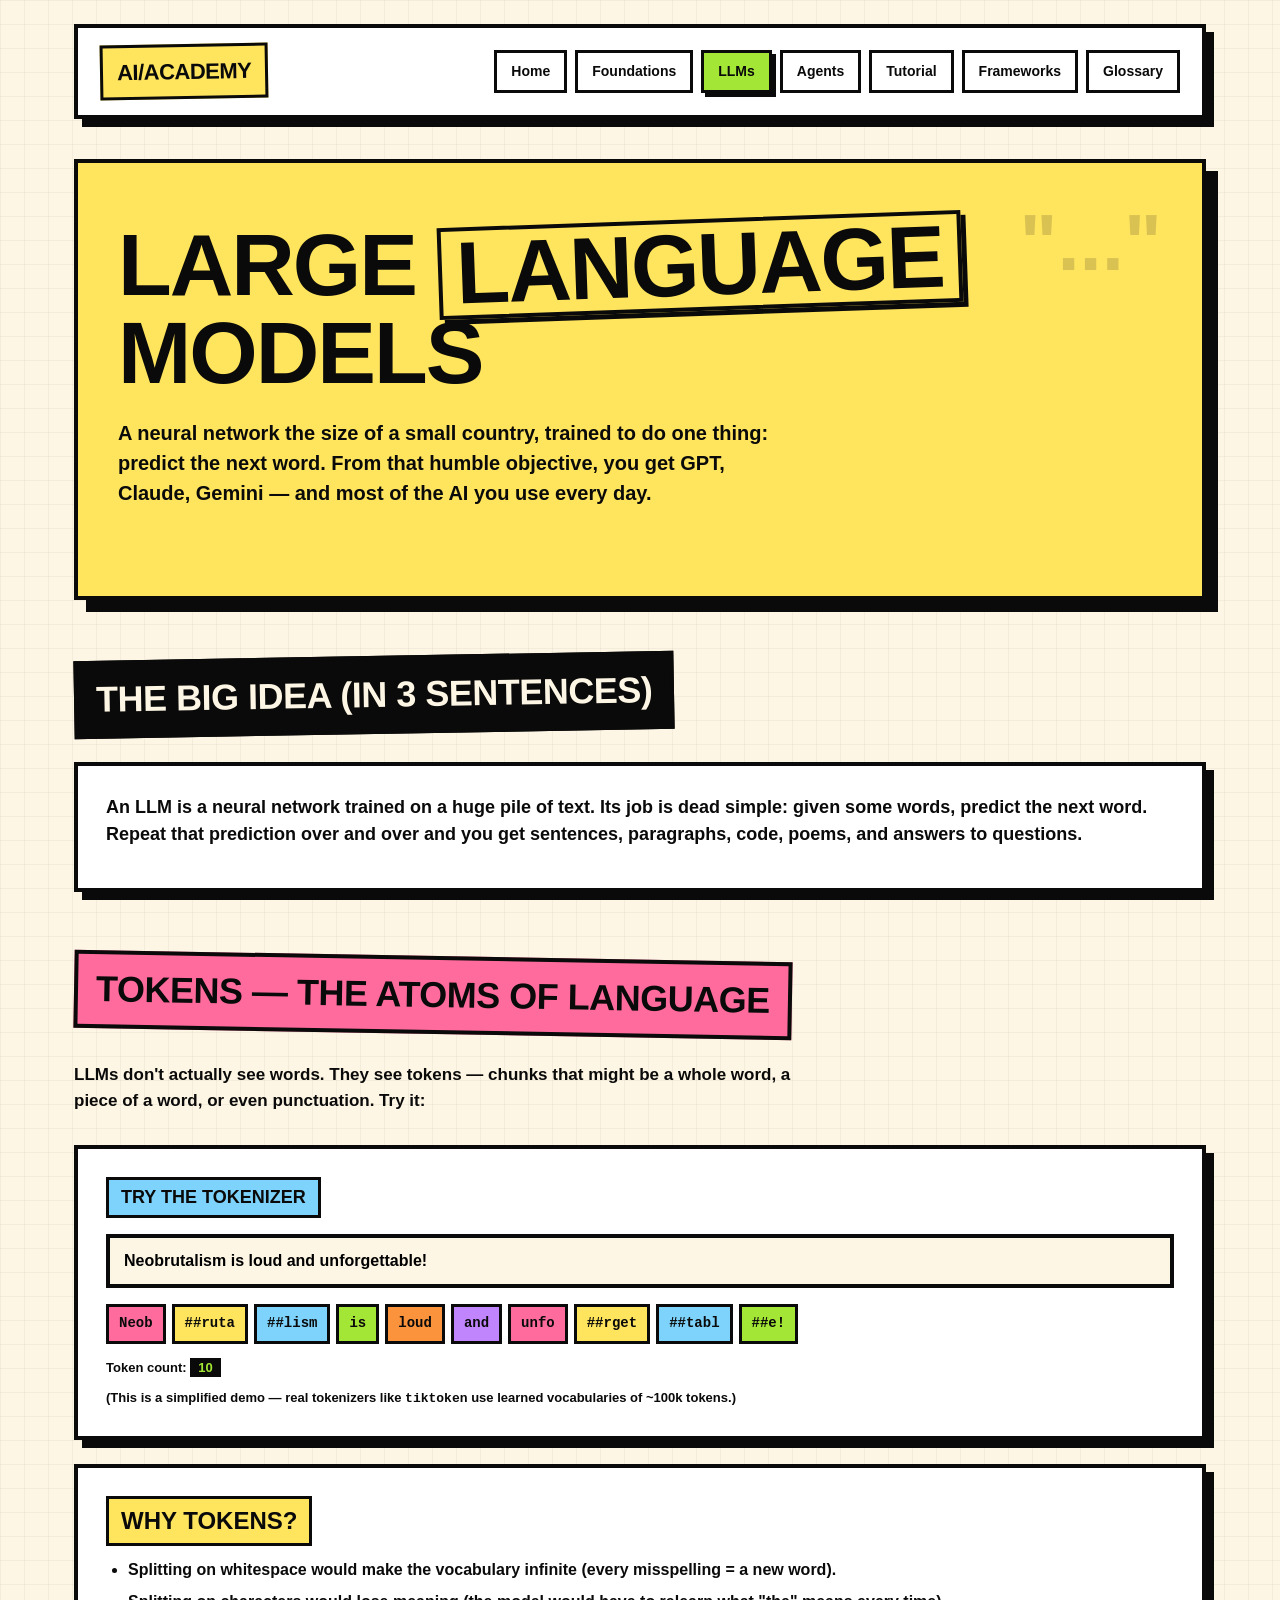
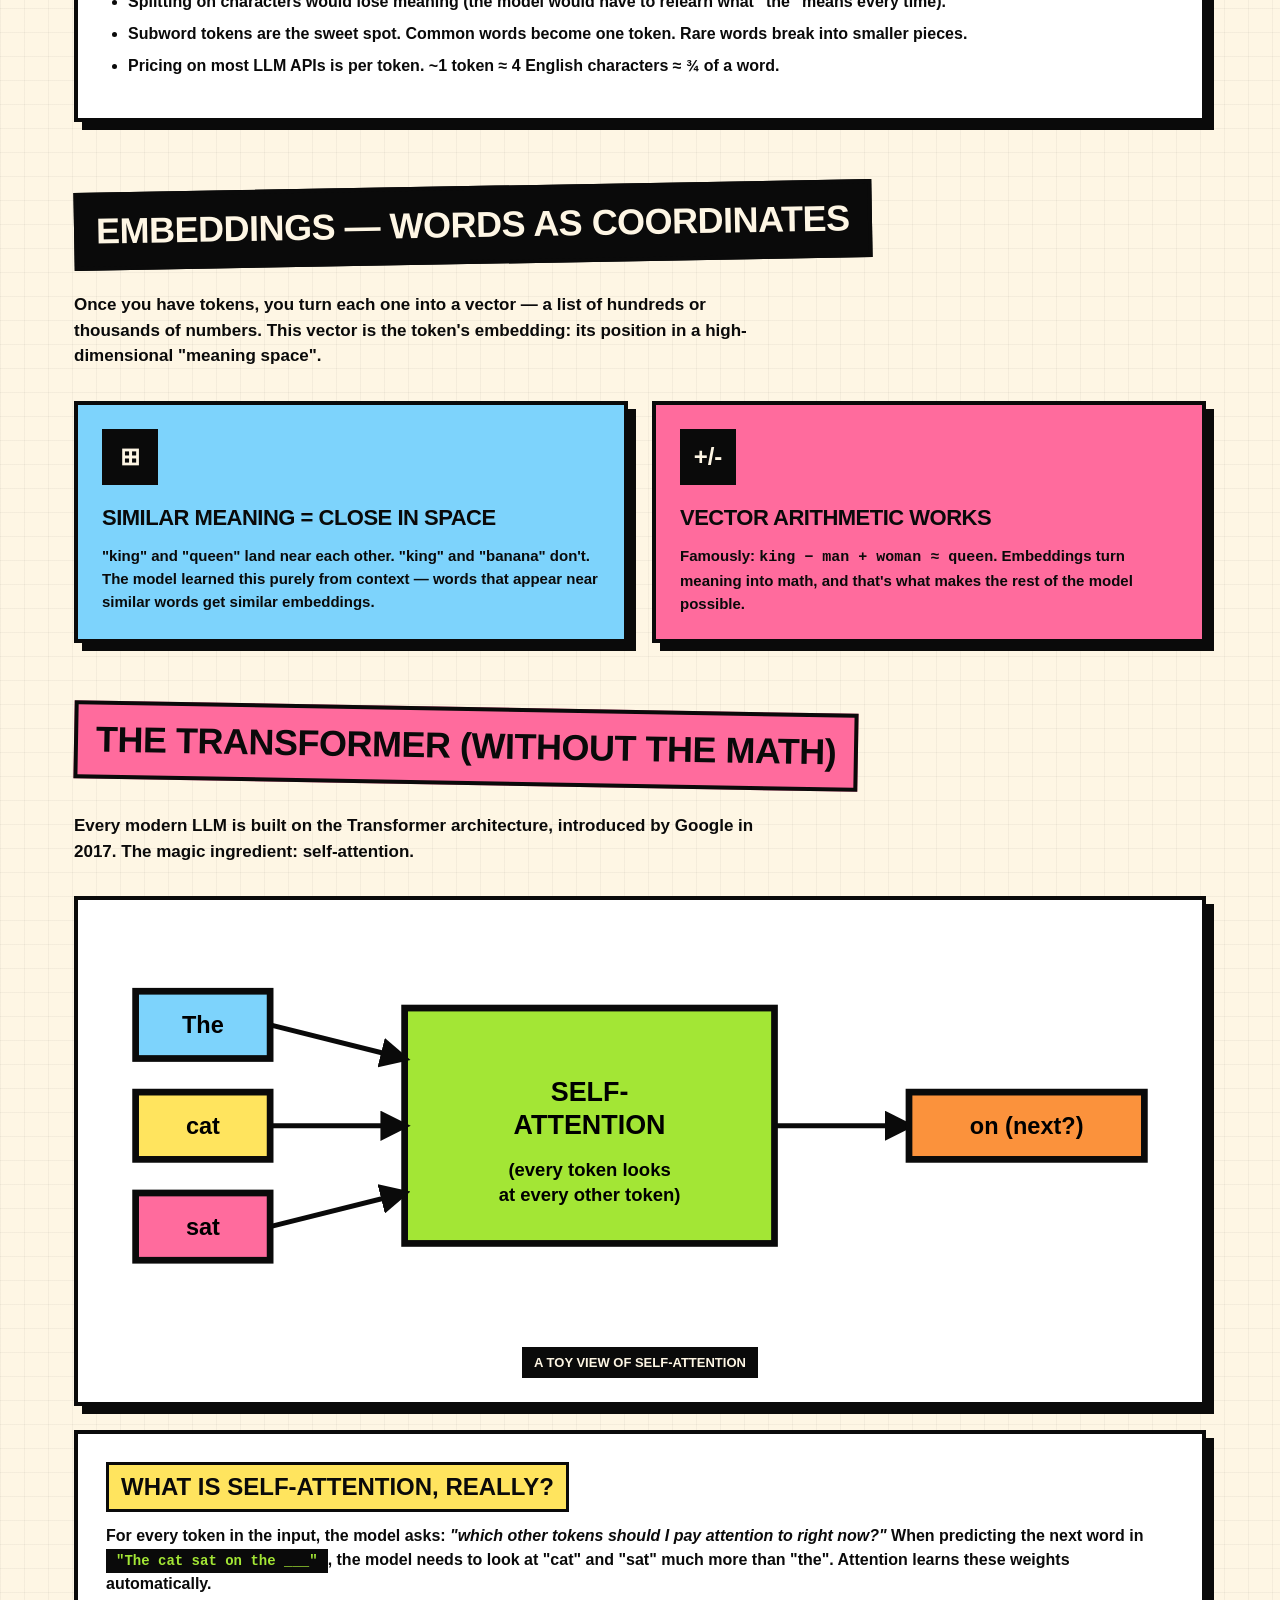
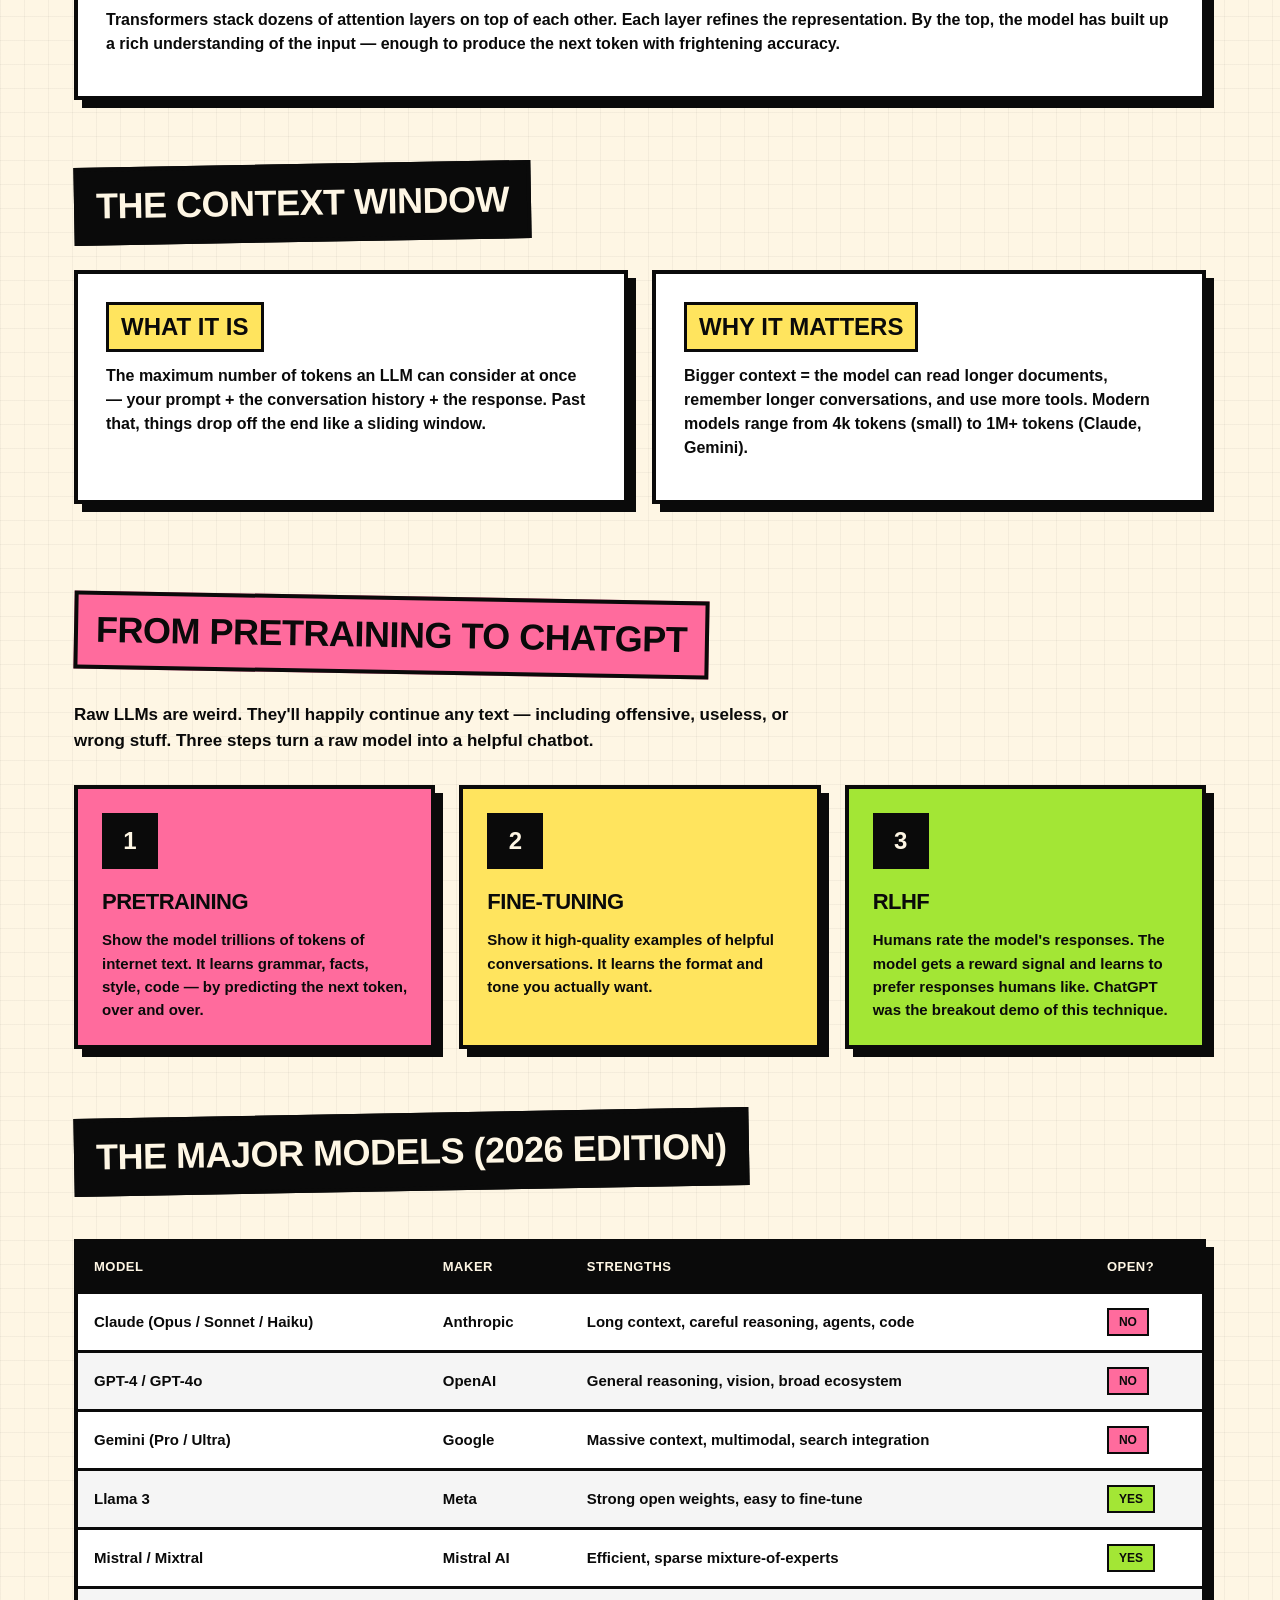
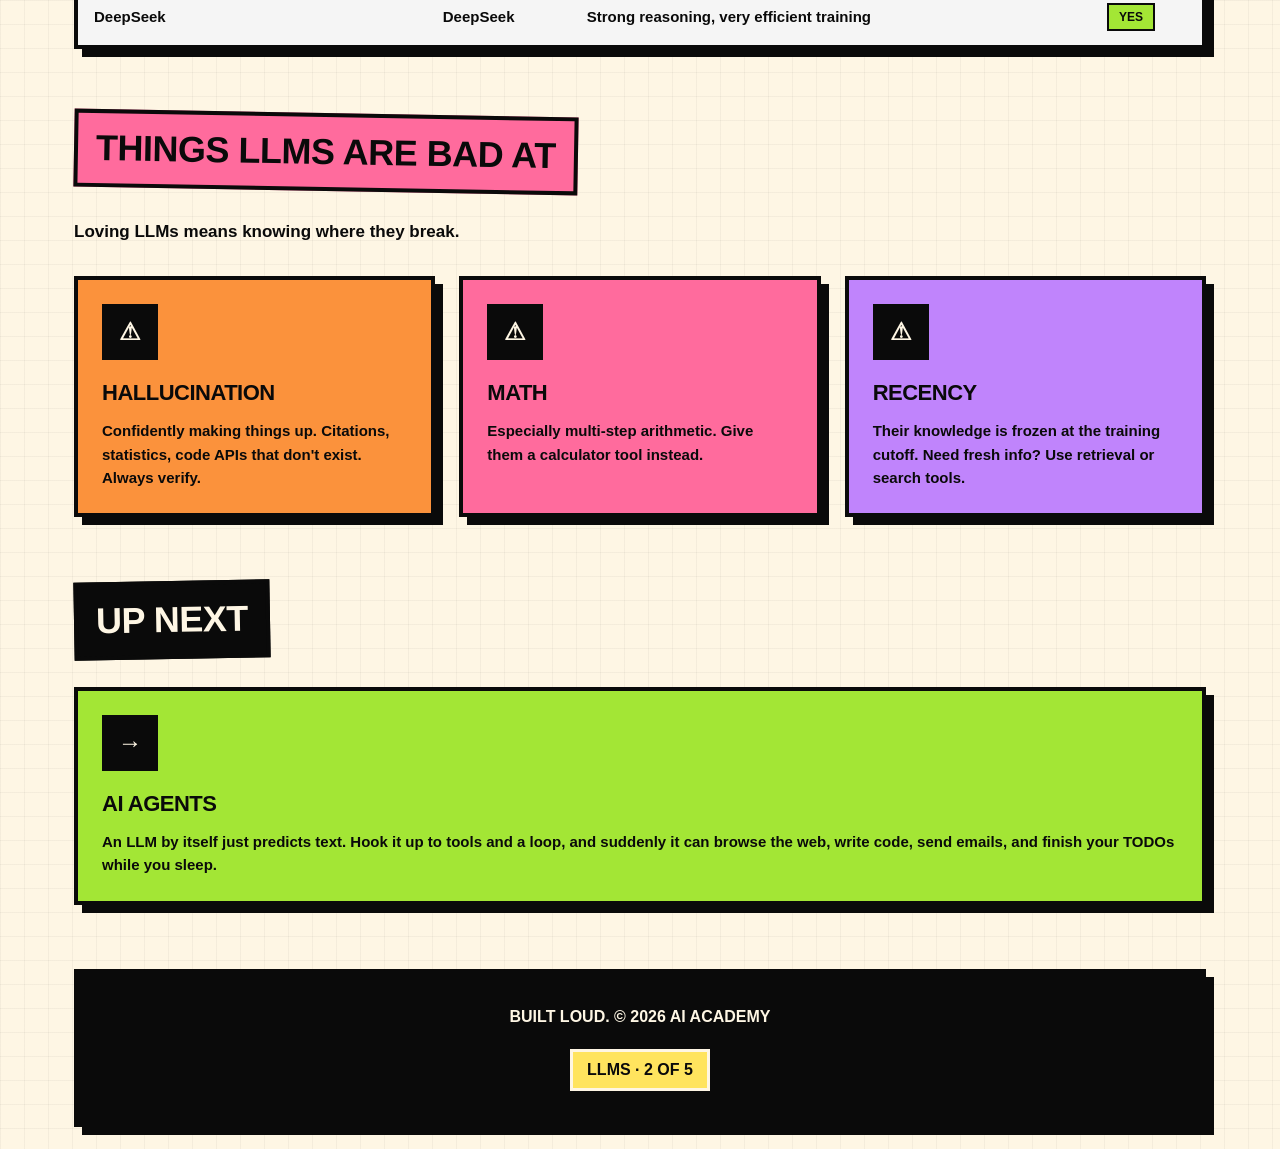
<file: llms.html>
<!DOCTYPE html>
<html lang="en">
<head>
<meta charset="UTF-8" />
<meta name="viewport" content="width=device-width, initial-scale=1.0" />
<title>Large Language Models — AI Academy</title>
<meta name="description" content="How LLMs actually work: tokens, embeddings, attention, transformers, context windows, and the pitfalls. With an interactive tokenizer." />
<meta property="og:title" content="Large Language Models — AI Academy" />
<meta property="og:description" content="Tokens, embeddings, attention, transformers — how LLMs really work. With an interactive tokenizer." />
<meta property="og:type" content="article" />
<meta property="og:url" content="https://sreekumarkr.github.io/neobrutal-agent/llms.html" />
<meta property="og:image" content="https://sreekumarkr.github.io/neobrutal-agent/og-image.png" />
<meta property="og:image:width" content="1200" />
<meta property="og:image:height" content="630" />
<meta name="twitter:card" content="summary_large_image" />
<meta name="twitter:image" content="https://sreekumarkr.github.io/neobrutal-agent/og-image.png" />
<link rel="icon" type="image/svg+xml" href="favicon.svg" />
<link rel="stylesheet" href="styles.css" />
</head>
<body>
  <div class="wrap">

    <nav class="top">
      <a href="index.html" class="logo">AI/ACADEMY</a>
      <ul>
        <li><a href="index.html" class="link">Home</a></li>
        <li><a href="fundamentals.html" class="link">Foundations</a></li>
        <li><a href="llms.html" class="link active">LLMs</a></li>
        <li><a href="agents.html" class="link">Agents</a></li>
        <li><a href="tutorial.html" class="link">Tutorial</a></li>
        <li><a href="frameworks.html" class="link">Frameworks</a></li>
        <li><a href="glossary.html" class="link">Glossary</a></li>
      </ul>
    </nav>

    <header class="hero yellow">
      <h1>Large <span class="pop">Language</span><br/>Models</h1>
      <p class="lede">A neural network the size of a small country, trained to do one thing: predict the next word. From that humble objective, you get GPT, Claude, Gemini — and most of the AI you use every day.</p>
      <div class="doodle" style="top:20px;right:40px;">"..."</div>
    </header>

    <section class="reveal">
      <h2 class="section-title">The Big Idea (in 3 sentences)</h2>
      <div class="info-box">
        <p style="font-size:18px;">An LLM is a neural network trained on a huge pile of text. Its job is dead simple: <strong>given some words, predict the next word</strong>. Repeat that prediction over and over and you get sentences, paragraphs, code, poems, and answers to questions.</p>
      </div>
    </section>

    <section class="reveal">
      <h2 class="section-title alt">Tokens — The Atoms of Language</h2>
      <p class="section-sub">LLMs don't actually see words. They see <strong>tokens</strong> — chunks that might be a whole word, a piece of a word, or even punctuation. Try it:</p>

      <div class="demo" id="tokenizer">
        <h4>Try the Tokenizer</h4>
        <input id="tok-input" type="text" value="Neobrutalism is loud and unforgettable!" />
        <div class="token-out" id="tok-out"></div>
        <p style="margin-top:14px;font-size:13px;font-weight:700;">Token count: <span id="tok-count" style="background:var(--ink);color:var(--green);padding:2px 8px;">0</span></p>
        <p style="margin-top:10px;font-size:13px;">(This is a simplified demo — real tokenizers like <code>tiktoken</code> use learned vocabularies of ~100k tokens.)</p>
      </div>

      <div class="info-box">
        <h3>Why tokens?</h3>
        <ul>
          <li>Splitting on whitespace would make the vocabulary infinite (every misspelling = a new word).</li>
          <li>Splitting on characters would lose meaning (the model would have to relearn what "the" means every time).</li>
          <li>Subword tokens are the sweet spot. Common words become one token. Rare words break into smaller pieces.</li>
          <li>Pricing on most LLM APIs is <strong>per token</strong>. ~1 token ≈ 4 English characters ≈ ¾ of a word.</li>
        </ul>
      </div>
    </section>

    <section class="reveal">
      <h2 class="section-title">Embeddings — Words as Coordinates</h2>
      <p class="section-sub">Once you have tokens, you turn each one into a vector — a list of hundreds or thousands of numbers. This vector is the token's <strong>embedding</strong>: its position in a high-dimensional "meaning space".</p>
      <div class="grid cols-2">
        <div class="card blue">
          <div class="icon">⊞</div>
          <h3>Similar meaning = close in space</h3>
          <p>"king" and "queen" land near each other. "king" and "banana" don't. The model learned this purely from context — words that appear near similar words get similar embeddings.</p>
        </div>
        <div class="card pink">
          <div class="icon">+/-</div>
          <h3>Vector arithmetic works</h3>
          <p>Famously: <code>king − man + woman ≈ queen</code>. Embeddings turn meaning into math, and that's what makes the rest of the model possible.</p>
        </div>
      </div>
    </section>

    <section class="reveal">
      <h2 class="section-title alt">The Transformer (without the math)</h2>
      <p class="section-sub">Every modern LLM is built on the <strong>Transformer</strong> architecture, introduced by Google in 2017. The magic ingredient: <strong>self-attention</strong>.</p>

      <div class="diagram-wrap">
        <svg viewBox="0 0 640 240" xmlns="http://www.w3.org/2000/svg">
          <g font-family="Helvetica, sans-serif" font-weight="900" font-size="14">
            <!-- input tokens -->
            <g>
              <rect x="20" y="40" width="80" height="40" fill="#7dd3fc" stroke="#0a0a0a" stroke-width="4" />
              <text x="60" y="65" text-anchor="middle">The</text>
              <rect x="20" y="100" width="80" height="40" fill="#ffe45e" stroke="#0a0a0a" stroke-width="4" />
              <text x="60" y="125" text-anchor="middle">cat</text>
              <rect x="20" y="160" width="80" height="40" fill="#ff6b9d" stroke="#0a0a0a" stroke-width="4" />
              <text x="60" y="185" text-anchor="middle">sat</text>
            </g>
            <!-- attention block -->
            <rect x="180" y="50" width="220" height="140" fill="#a3e635" stroke="#0a0a0a" stroke-width="4" />
            <text x="290" y="105" text-anchor="middle" font-size="16">SELF-</text>
            <text x="290" y="125" text-anchor="middle" font-size="16">ATTENTION</text>
            <text x="290" y="150" text-anchor="middle" font-size="11">(every token looks</text>
            <text x="290" y="165" text-anchor="middle" font-size="11">at every other token)</text>
            <!-- arrows in -->
            <g stroke="#0a0a0a" stroke-width="3" fill="none">
              <line x1="100" y1="60" x2="180" y2="80" marker-end="url(#arr)" />
              <line x1="100" y1="120" x2="180" y2="120" marker-end="url(#arr)" />
              <line x1="100" y1="180" x2="180" y2="160" marker-end="url(#arr)" />
              <line x1="400" y1="120" x2="480" y2="120" marker-end="url(#arr)" />
            </g>
            <!-- output -->
            <rect x="480" y="100" width="140" height="40" fill="#fb923c" stroke="#0a0a0a" stroke-width="4" />
            <text x="550" y="125" text-anchor="middle">on (next?)</text>
          </g>
          <defs>
            <marker id="arr" viewBox="0 0 10 10" refX="8" refY="5" markerWidth="6" markerHeight="6" orient="auto">
              <path d="M0,0 L10,5 L0,10 z" fill="#0a0a0a" />
            </marker>
          </defs>
        </svg>
        <div class="caption">A toy view of self-attention</div>
      </div>

      <div class="info-box">
        <h3>What is self-attention, really?</h3>
        <p>For every token in the input, the model asks: <em>"which other tokens should I pay attention to right now?"</em> When predicting the next word in <code>"The cat sat on the ___"</code>, the model needs to look at "cat" and "sat" much more than "the". Attention learns these weights automatically.</p>
        <p>Transformers stack dozens of attention layers on top of each other. Each layer refines the representation. By the top, the model has built up a rich understanding of the input — enough to produce the next token with frightening accuracy.</p>
      </div>
    </section>

    <section class="reveal">
      <h2 class="section-title">The Context Window</h2>
      <div class="grid cols-2">
        <div class="info-box">
          <h3>What it is</h3>
          <p>The maximum number of tokens an LLM can consider at once — your prompt + the conversation history + the response. Past that, things drop off the end like a sliding window.</p>
        </div>
        <div class="info-box">
          <h3>Why it matters</h3>
          <p>Bigger context = the model can read longer documents, remember longer conversations, and use more tools. Modern models range from 4k tokens (small) to 1M+ tokens (Claude, Gemini).</p>
        </div>
      </div>
    </section>

    <section class="reveal">
      <h2 class="section-title alt">From Pretraining to ChatGPT</h2>
      <p class="section-sub">Raw LLMs are weird. They'll happily continue any text — including offensive, useless, or wrong stuff. Three steps turn a raw model into a helpful chatbot.</p>
      <div class="grid cols-3">
        <div class="card pink">
          <div class="icon">1</div>
          <h3>Pretraining</h3>
          <p>Show the model trillions of tokens of internet text. It learns grammar, facts, style, code — by predicting the next token, over and over.</p>
        </div>
        <div class="card yellow">
          <div class="icon">2</div>
          <h3>Fine-tuning</h3>
          <p>Show it high-quality examples of helpful conversations. It learns the format and tone you actually want.</p>
        </div>
        <div class="card green">
          <div class="icon">3</div>
          <h3>RLHF</h3>
          <p>Humans rate the model's responses. The model gets a reward signal and learns to prefer responses humans like. ChatGPT was the breakout demo of this technique.</p>
        </div>
      </div>
    </section>

    <section class="reveal">
      <h2 class="section-title">The Major Models (2026 edition)</h2>
      <table class="compare-table">
        <thead>
          <tr>
            <th>Model</th>
            <th>Maker</th>
            <th>Strengths</th>
            <th>Open?</th>
          </tr>
        </thead>
        <tbody>
          <tr><td><strong>Claude</strong> (Opus / Sonnet / Haiku)</td><td>Anthropic</td><td>Long context, careful reasoning, agents, code</td><td><span class="tag pink">No</span></td></tr>
          <tr><td><strong>GPT-4 / GPT-4o</strong></td><td>OpenAI</td><td>General reasoning, vision, broad ecosystem</td><td><span class="tag pink">No</span></td></tr>
          <tr><td><strong>Gemini</strong> (Pro / Ultra)</td><td>Google</td><td>Massive context, multimodal, search integration</td><td><span class="tag pink">No</span></td></tr>
          <tr><td><strong>Llama 3</strong></td><td>Meta</td><td>Strong open weights, easy to fine-tune</td><td><span class="tag green">Yes</span></td></tr>
          <tr><td><strong>Mistral / Mixtral</strong></td><td>Mistral AI</td><td>Efficient, sparse mixture-of-experts</td><td><span class="tag green">Yes</span></td></tr>
          <tr><td><strong>DeepSeek</strong></td><td>DeepSeek</td><td>Strong reasoning, very efficient training</td><td><span class="tag green">Yes</span></td></tr>
        </tbody>
      </table>
    </section>

    <section class="reveal">
      <h2 class="section-title alt">Things LLMs are Bad At</h2>
      <p class="section-sub">Loving LLMs means knowing where they break.</p>
      <div class="grid cols-3">
        <div class="card orange">
          <div class="icon">⚠</div>
          <h3>Hallucination</h3>
          <p>Confidently making things up. Citations, statistics, code APIs that don't exist. Always verify.</p>
        </div>
        <div class="card pink">
          <div class="icon">⚠</div>
          <h3>Math</h3>
          <p>Especially multi-step arithmetic. Give them a calculator tool instead.</p>
        </div>
        <div class="card purple">
          <div class="icon">⚠</div>
          <h3>Recency</h3>
          <p>Their knowledge is frozen at the training cutoff. Need fresh info? Use retrieval or search tools.</p>
        </div>
      </div>
    </section>

    <section class="reveal">
      <h2 class="section-title">Up Next</h2>
      <a href="agents.html" class="card green" style="text-decoration:none;display:block;">
        <div class="icon">→</div>
        <h3>AI Agents</h3>
        <p>An LLM by itself just predicts text. Hook it up to tools and a loop, and suddenly it can browse the web, write code, send emails, and finish your TODOs while you sleep.</p>
      </a>
    </section>

    <footer class="bottom">
      <p>BUILT LOUD. © 2026 AI ACADEMY</p>
      <span class="made">LLMs · 2 of 5</span>
    </footer>

  </div>
  <button id="to-top" class="to-top" aria-label="Back to top">↑</button>
  <script src="script.js"></script>
</body>
</html>
</file>
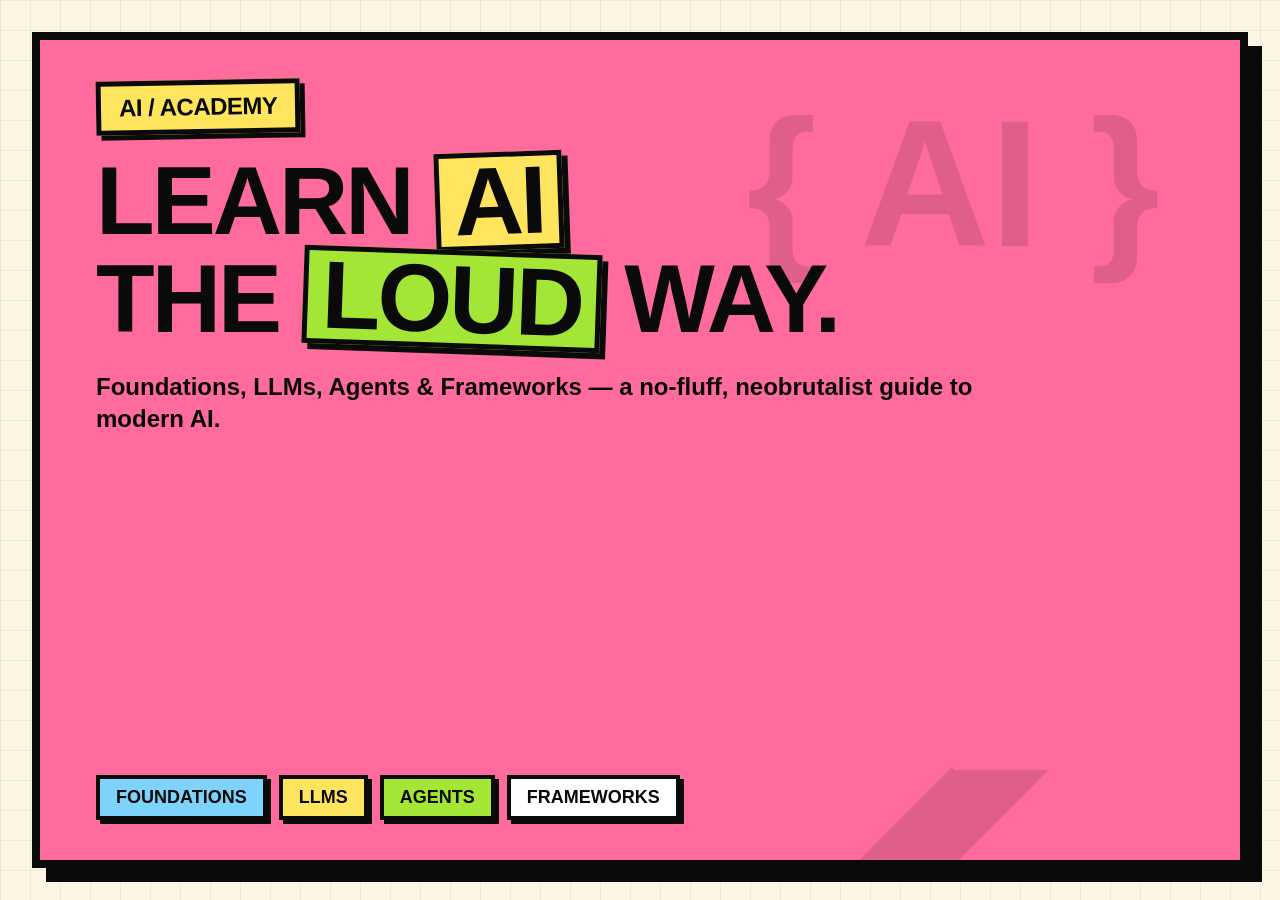
<file: og-image.html>
<!DOCTYPE html>
<html lang="en">
<head>
<meta charset="UTF-8" />
<title>AI Academy — OG</title>
<style>
  :root {
    --bg: #fef6e4;
    --ink: #0a0a0a;
    --pink: #ff6b9d;
    --yellow: #ffe45e;
    --green: #a3e635;
    --blue: #7dd3fc;
  }
  html, body {
    margin: 0; padding: 0;
    width: 1200px; height: 630px;
    background: var(--bg);
    font-family: 'Helvetica Neue', Arial, sans-serif;
    color: var(--ink);
    overflow: hidden;
    background-image:
      linear-gradient(rgba(10,10,10,0.05) 1px, transparent 1px),
      linear-gradient(90deg, rgba(10,10,10,0.05) 1px, transparent 1px);
    background-size: 30px 30px;
  }
  .card {
    position: absolute;
    inset: 32px;
    background: var(--pink);
    border: 8px solid var(--ink);
    box-shadow: 14px 14px 0 var(--ink);
    padding: 40px 56px;
    display: flex;
    flex-direction: column;
    justify-content: space-between;
  }
  .logo {
    display: inline-block;
    background: var(--yellow);
    border: 5px solid var(--ink);
    padding: 8px 18px;
    font-weight: 900;
    font-size: 24px;
    transform: rotate(-1deg);
    box-shadow: 5px 5px 0 var(--ink);
    align-self: flex-start;
    letter-spacing: -0.5px;
  }
  h1 {
    font-size: 96px;
    font-weight: 900;
    line-height: 0.92;
    letter-spacing: -3px;
    text-transform: uppercase;
    margin: 18px 0 0 0;
  }
  h1 .pop {
    background: var(--yellow);
    padding: 0 14px;
    border: 5px solid var(--ink);
    display: inline-block;
    transform: rotate(-2deg);
    box-shadow: 6px 6px 0 var(--ink);
  }
  h1 .pop.alt {
    background: var(--green);
    transform: rotate(2deg);
  }
  .sub {
    font-size: 24px;
    font-weight: 700;
    max-width: 880px;
    margin-top: 22px;
    line-height: 1.35;
  }
  .tags {
    display: flex;
    gap: 12px;
    margin-top: 0;
  }
  .tag {
    background: #fff;
    border: 4px solid var(--ink);
    padding: 8px 16px;
    font-weight: 900;
    font-size: 18px;
    text-transform: uppercase;
    box-shadow: 4px 4px 0 var(--ink);
  }
  .tag.b { background: var(--blue); }
  .tag.y { background: var(--yellow); }
  .tag.g { background: var(--green); }
  .doodle {
    position: absolute;
    font-weight: 900;
    font-size: 180px;
    opacity: 0.12;
    pointer-events: none;
  }
  .d1 { top: 40px; right: 80px; }
  .d2 { bottom: -20px; right: 200px; font-size: 120px; }
</style>
</head>
<body>
  <div class="card">
    <div class="doodle d1">{ AI }</div>
    <div class="doodle d2">◢◤</div>

    <div>
      <span class="logo">AI / ACADEMY</span>
      <h1>Learn <span class="pop">AI</span><br/>The <span class="pop alt">Loud</span> Way.</h1>
      <p class="sub">Foundations, LLMs, Agents & Frameworks — a no-fluff, neobrutalist guide to modern AI.</p>
    </div>

    <div class="tags">
      <span class="tag b">Foundations</span>
      <span class="tag y">LLMs</span>
      <span class="tag g">Agents</span>
      <span class="tag">Frameworks</span>
    </div>
  </div>
</body>
</html>
</file>
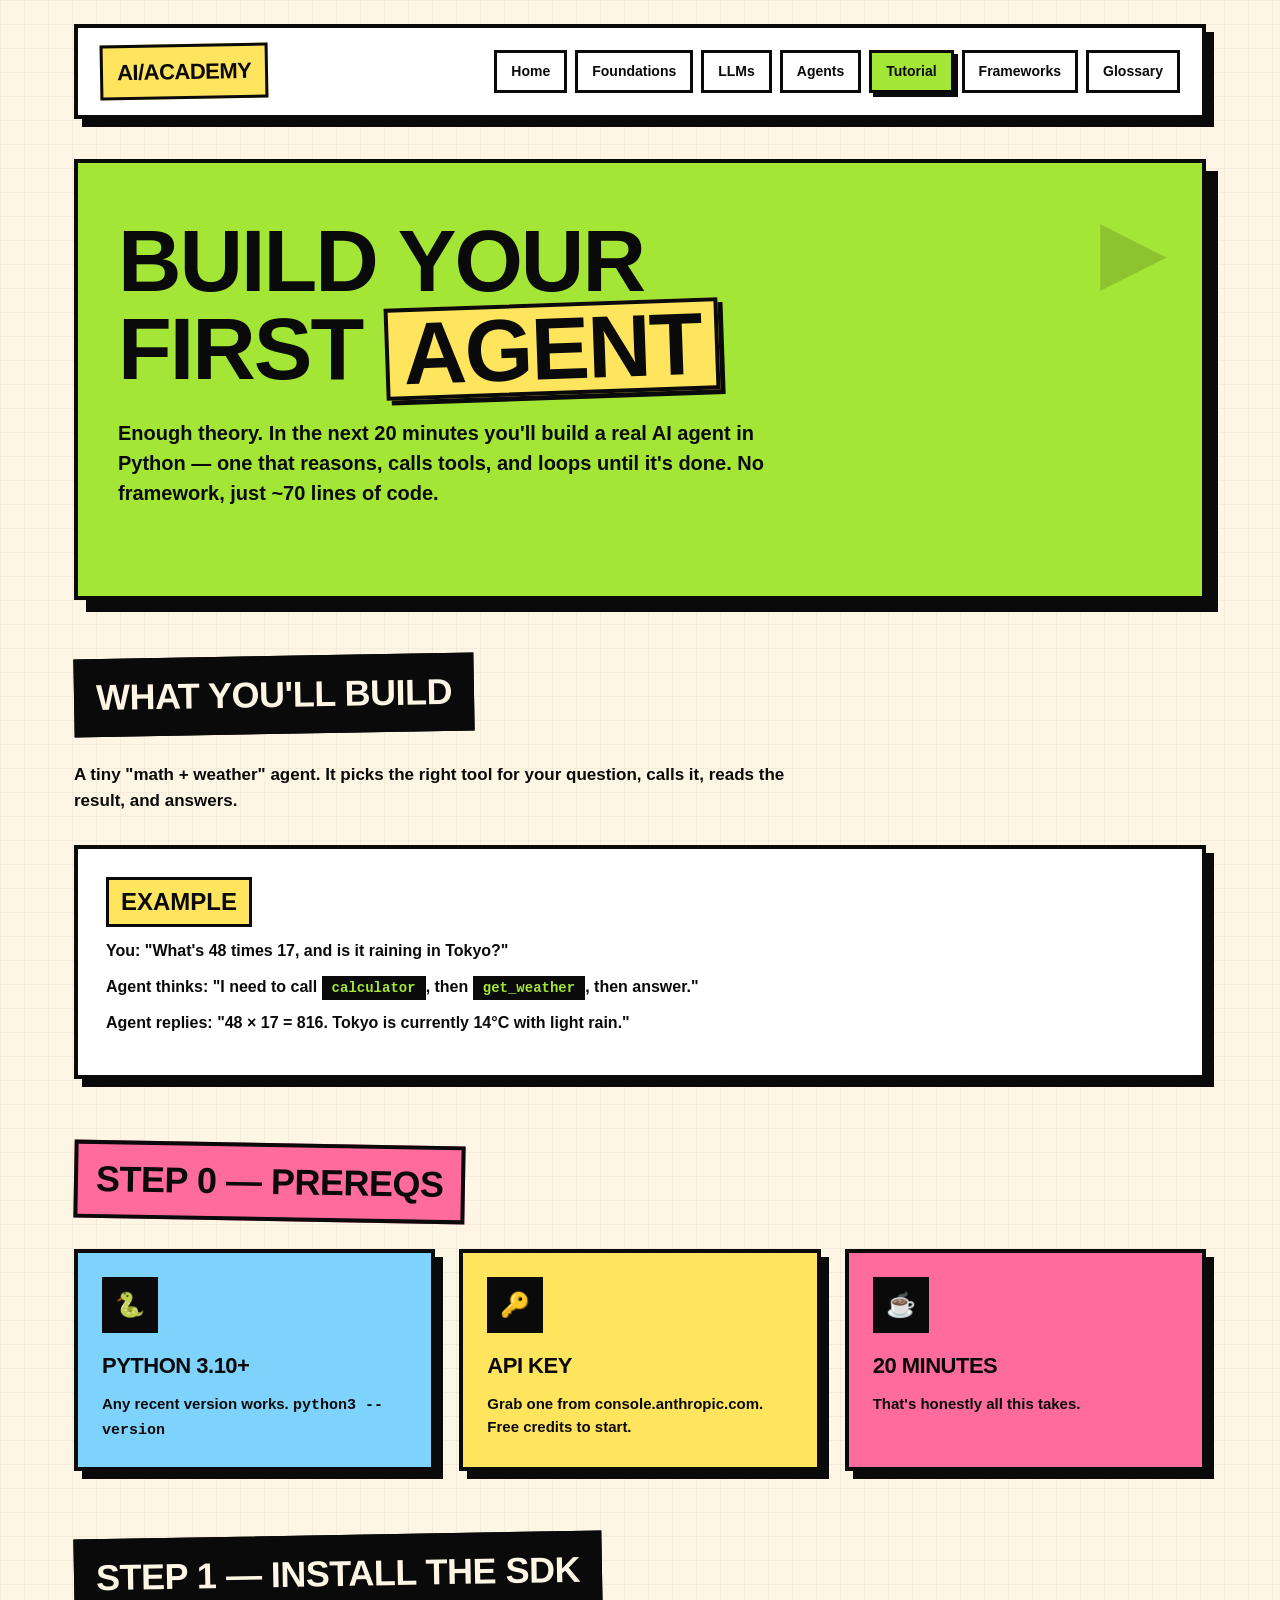
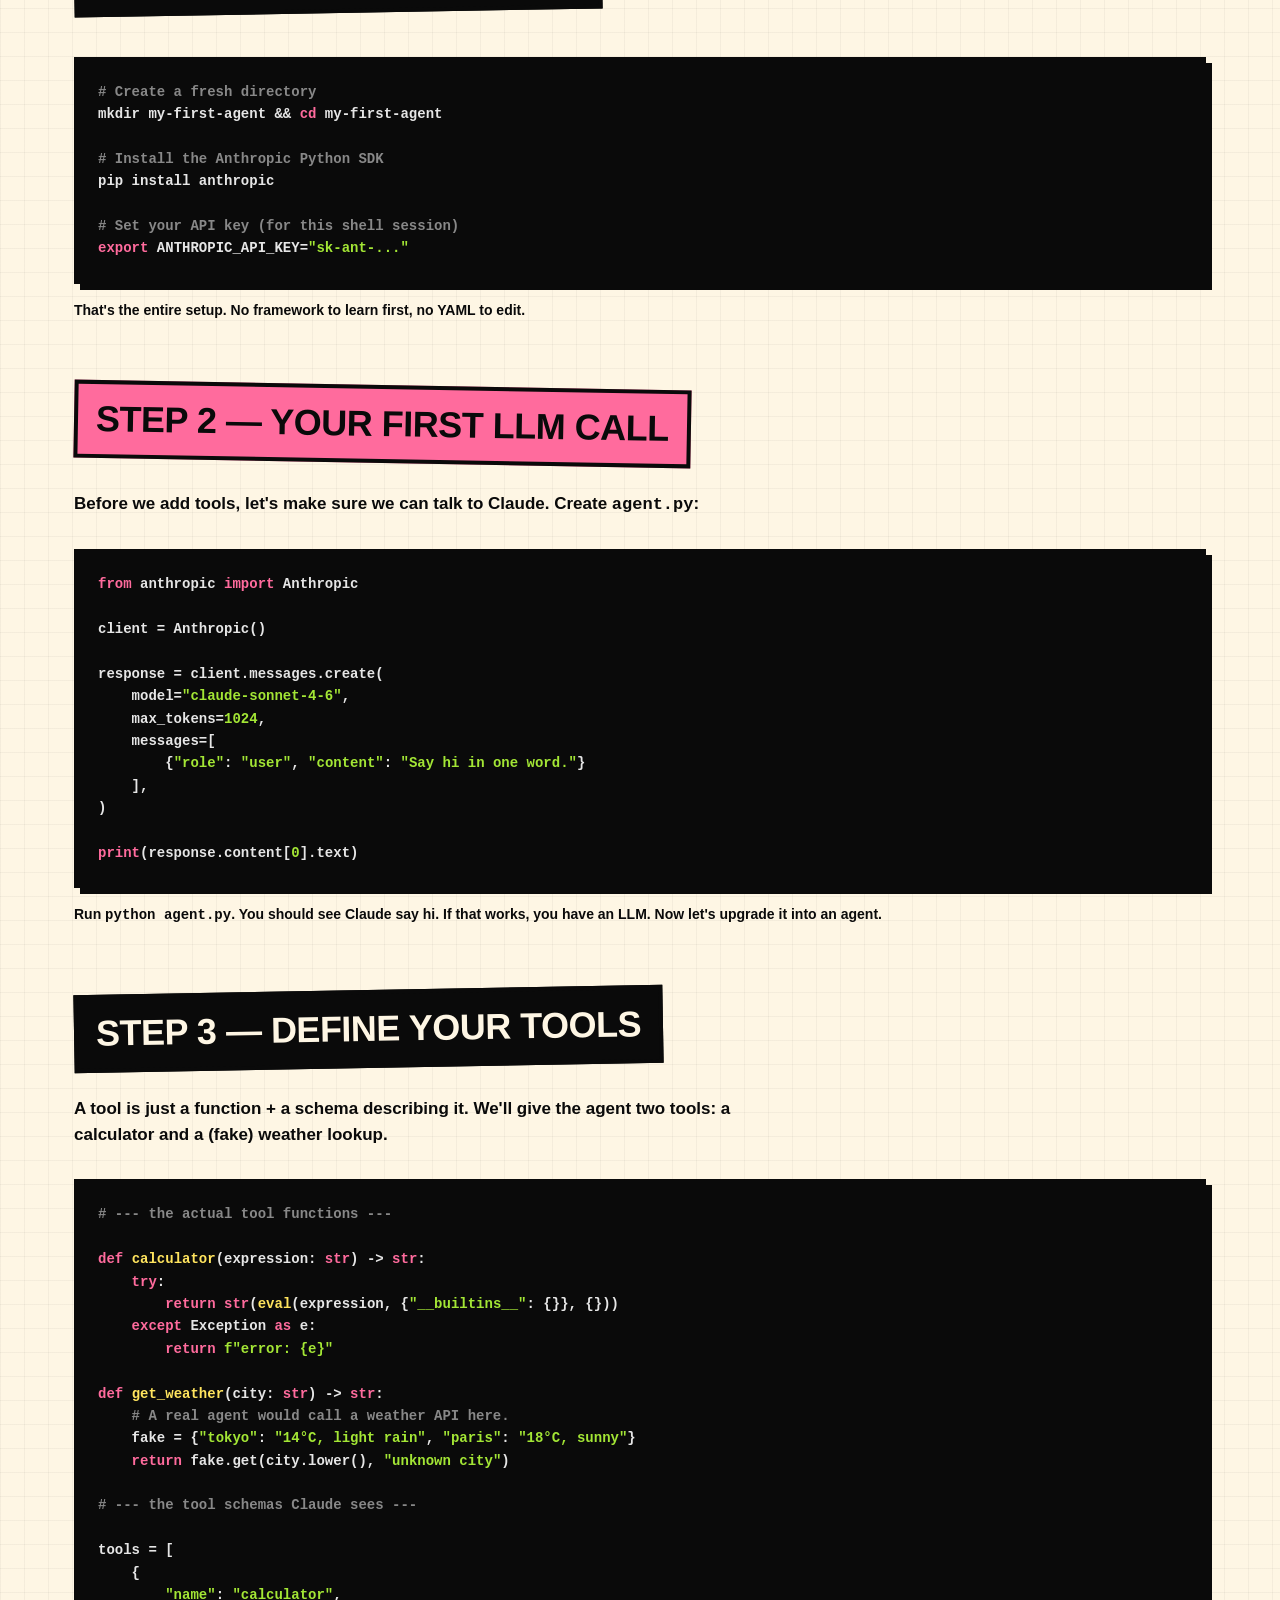
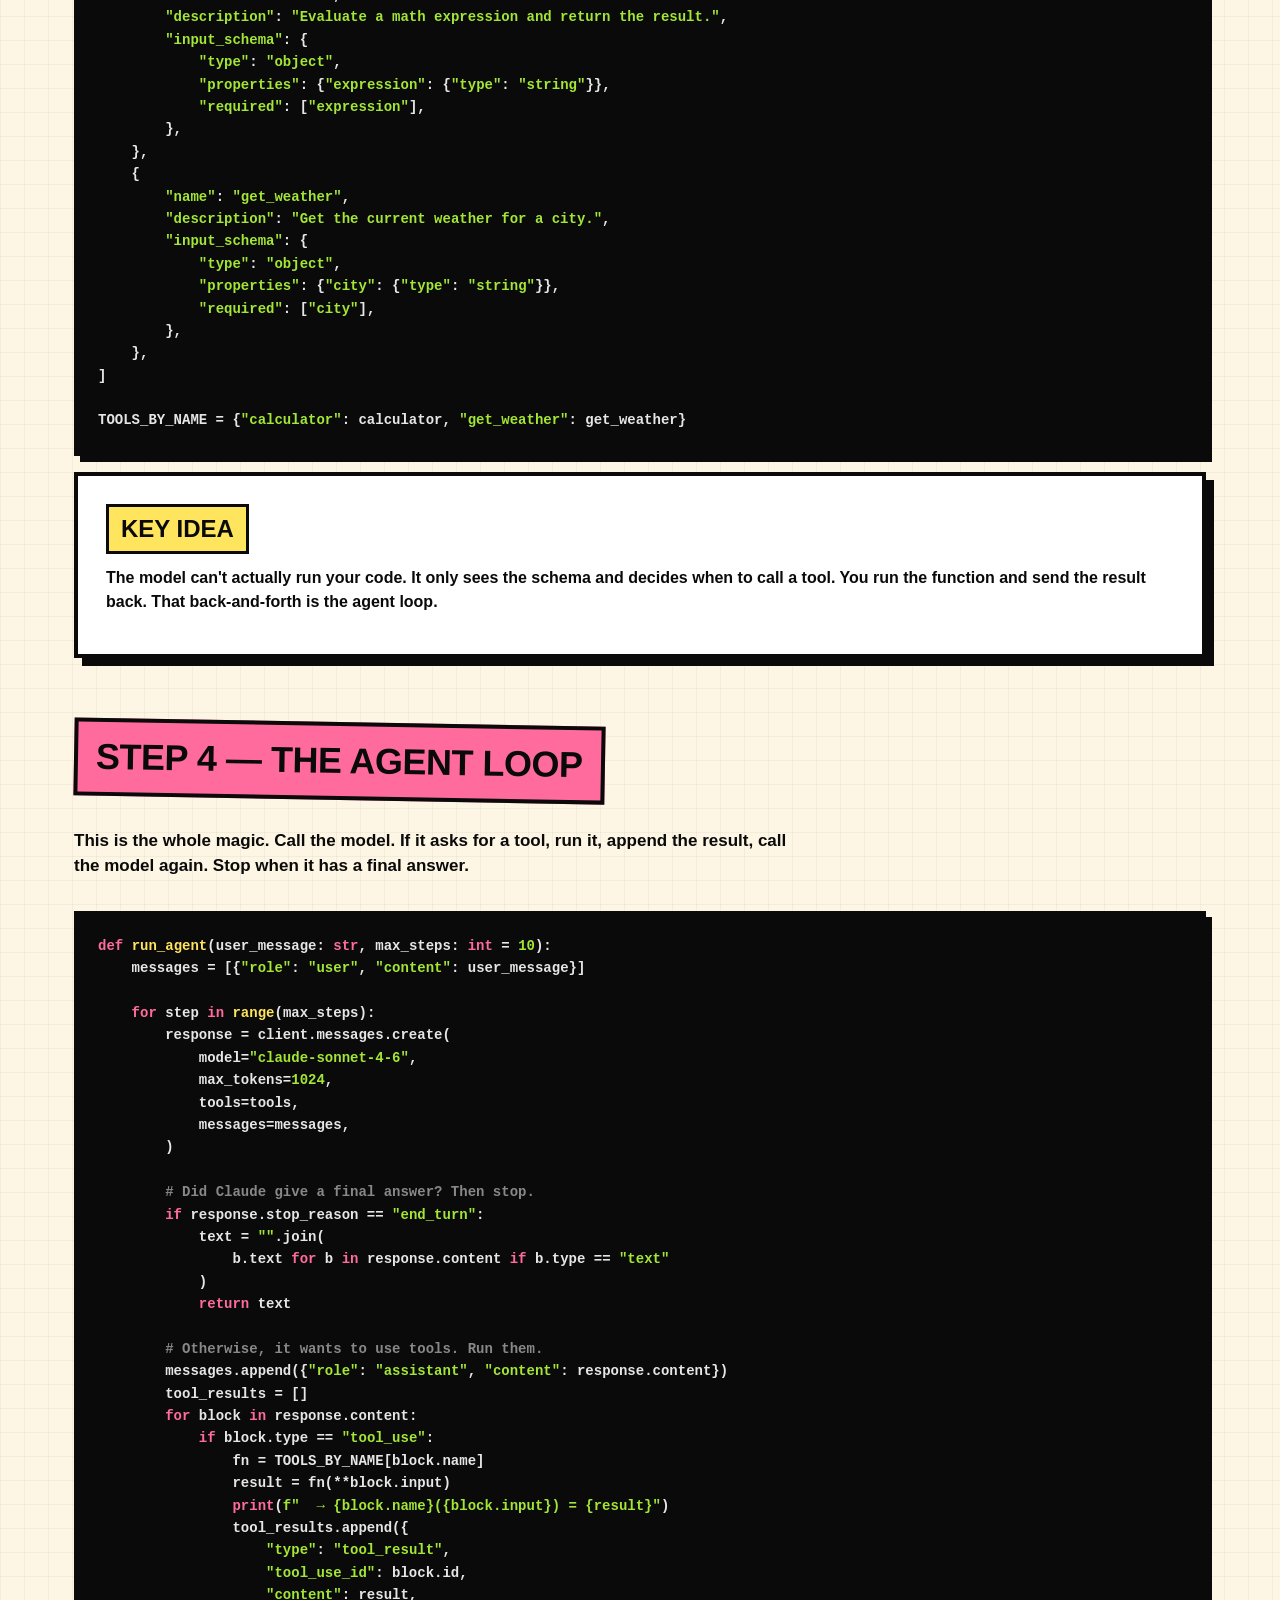
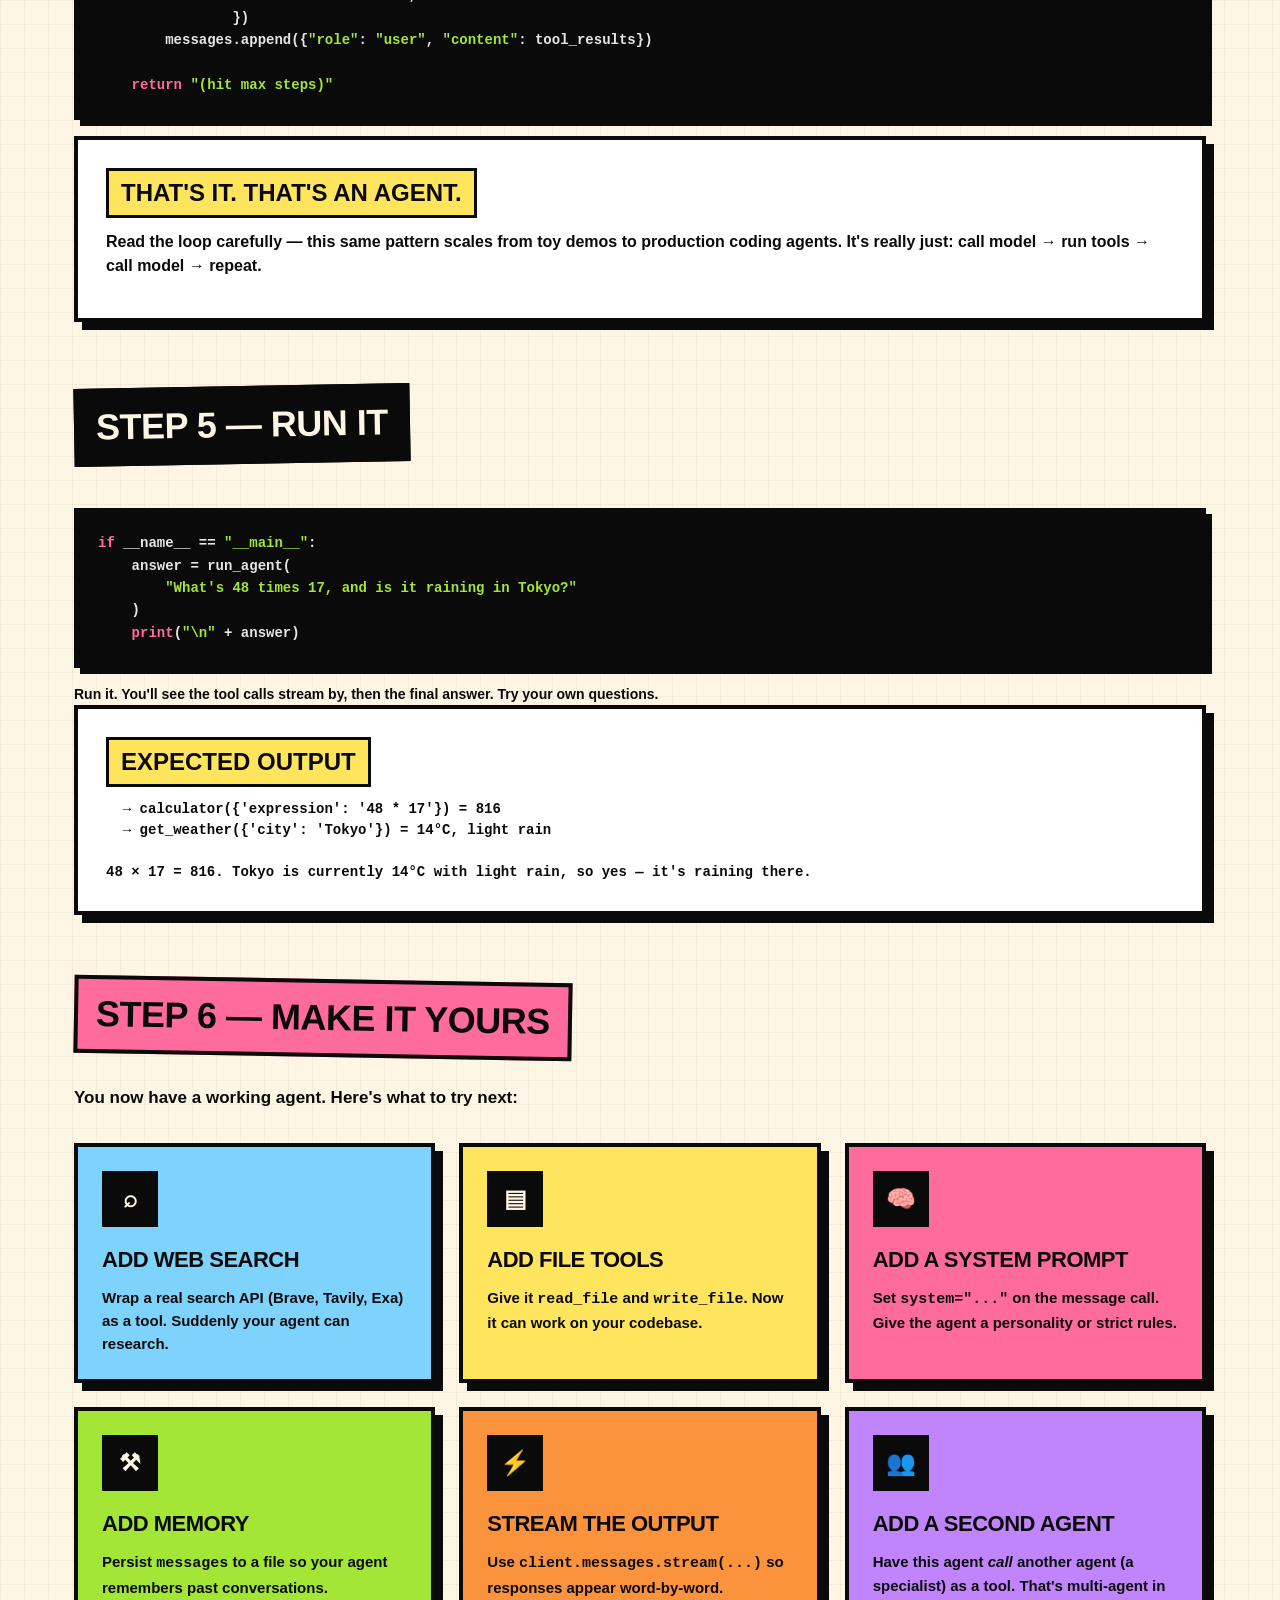
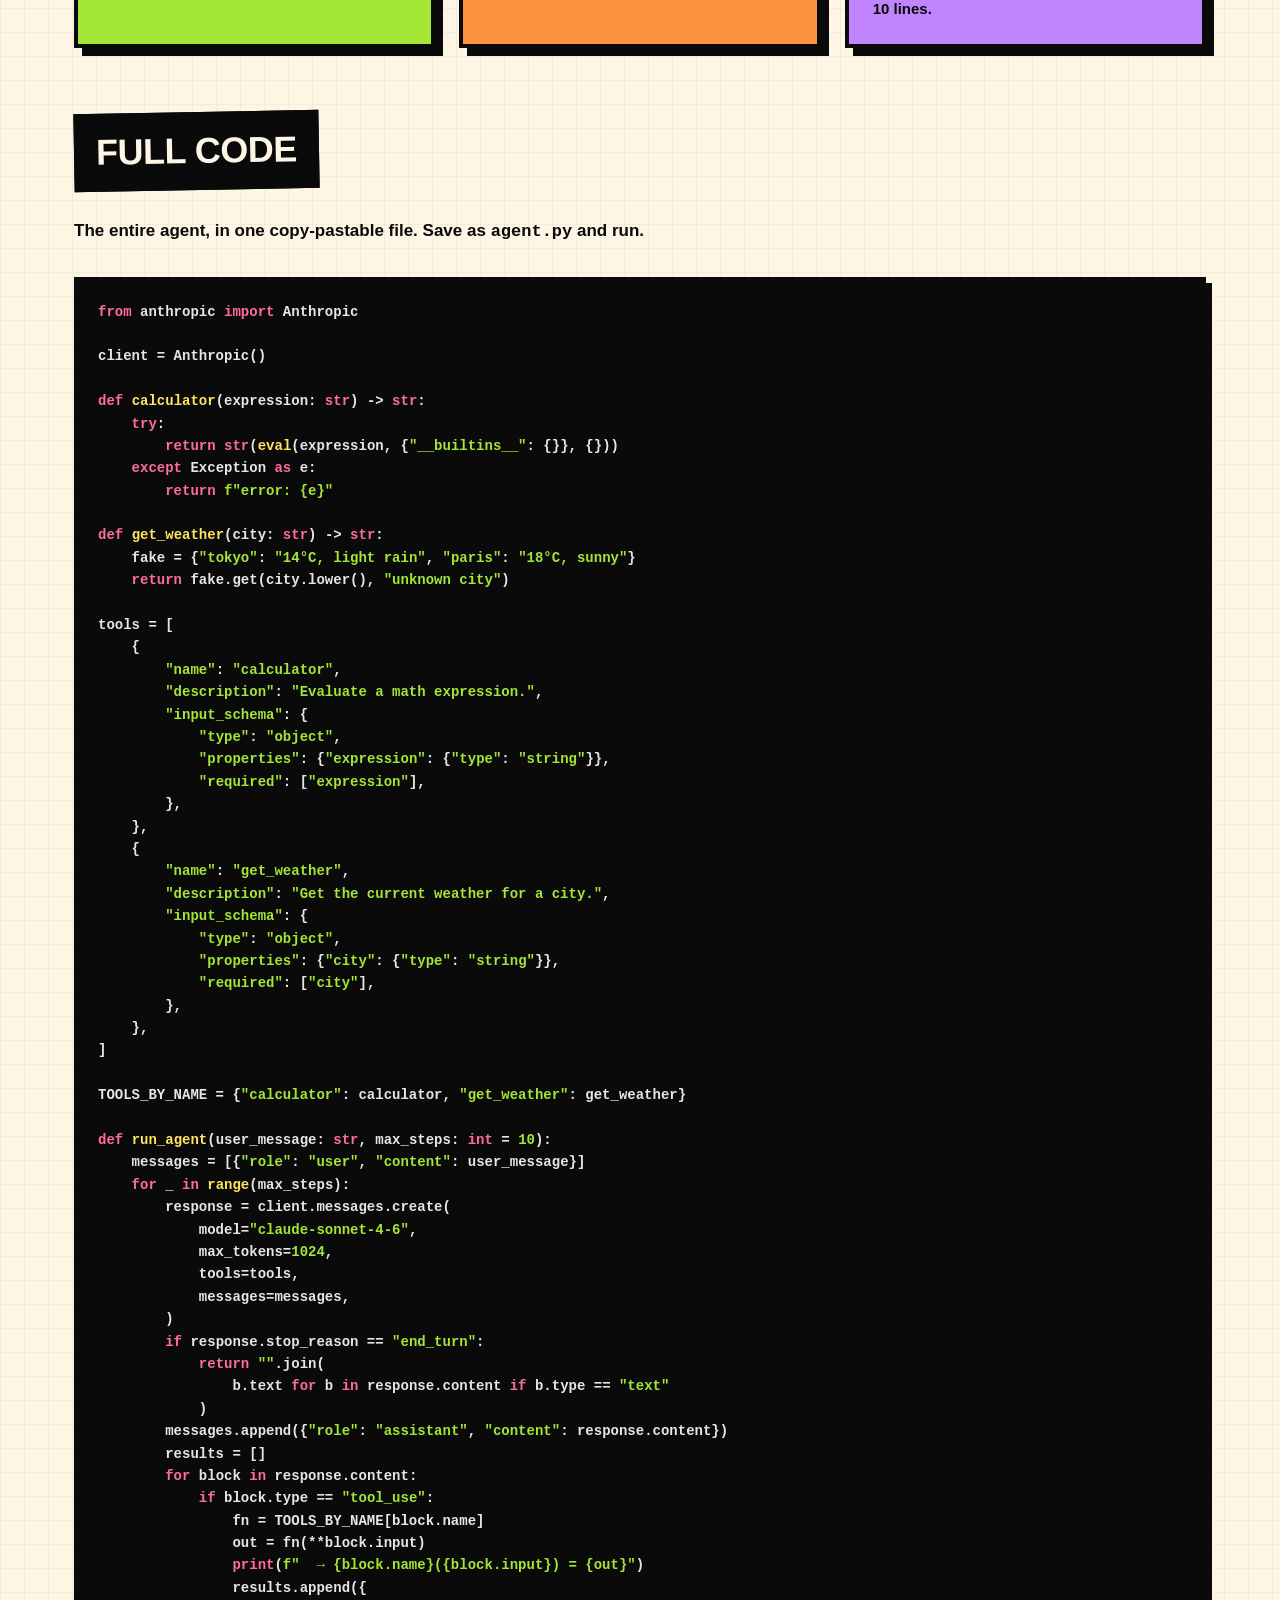
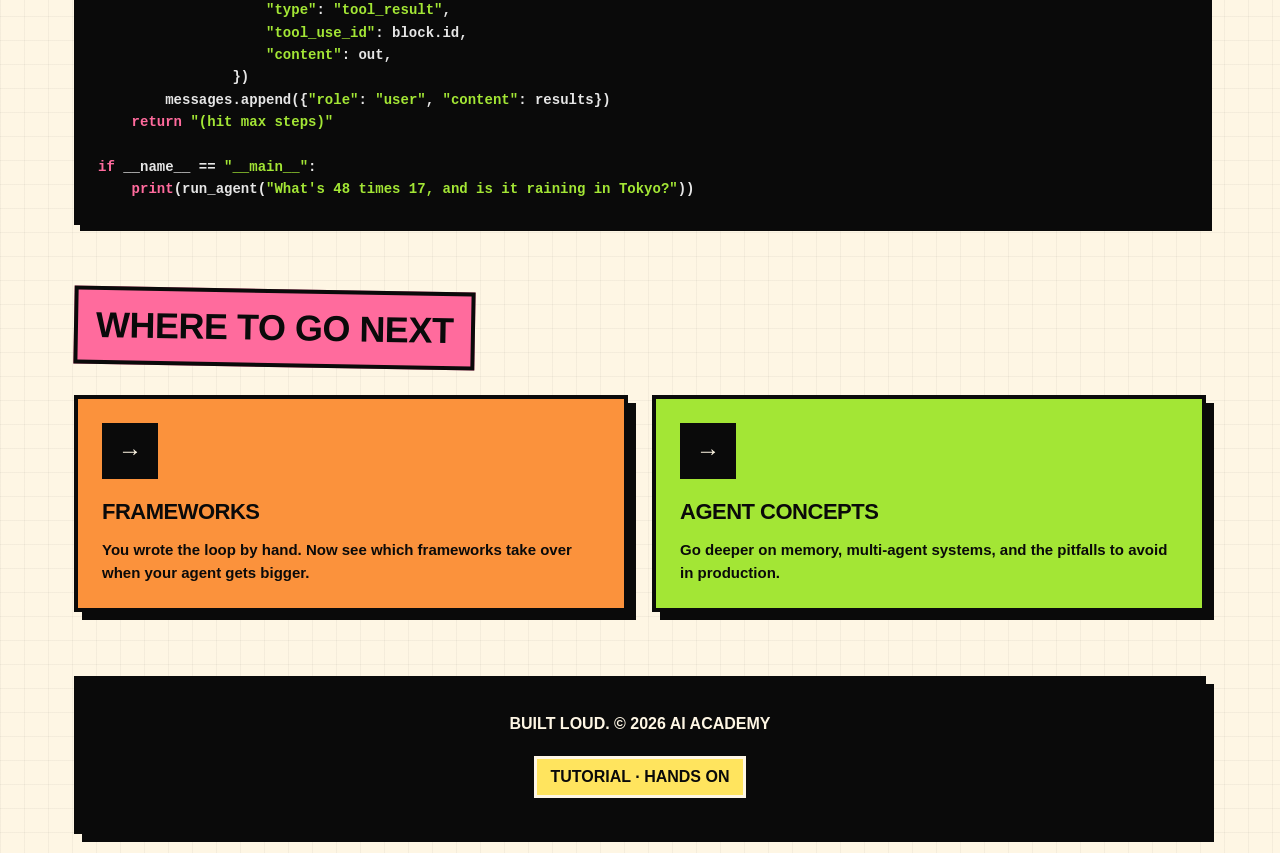
<file: tutorial.html>
<!DOCTYPE html>
<html lang="en">
<head>
<meta charset="UTF-8" />
<meta name="viewport" content="width=device-width, initial-scale=1.0" />
<title>Build Your First AI Agent — AI Academy</title>
<meta name="description" content="A step-by-step tutorial: build a real AI agent in Python using the Anthropic SDK. Tools, loops, and everything that makes an agent an agent." />
<meta property="og:title" content="Build Your First AI Agent — AI Academy" />
<meta property="og:description" content="A step-by-step tutorial: build a real AI agent in Python using the Anthropic SDK." />
<meta property="og:type" content="article" />
<meta property="og:url" content="https://sreekumarkr.github.io/neobrutal-agent/tutorial.html" />
<meta property="og:image" content="https://sreekumarkr.github.io/neobrutal-agent/og-image.png" />
<meta property="og:image:width" content="1200" />
<meta property="og:image:height" content="630" />
<meta name="twitter:card" content="summary_large_image" />
<meta name="twitter:image" content="https://sreekumarkr.github.io/neobrutal-agent/og-image.png" />
<link rel="icon" type="image/svg+xml" href="favicon.svg" />
<link rel="stylesheet" href="styles.css" />
</head>
<body>
  <div class="wrap">

    <nav class="top">
      <a href="index.html" class="logo">AI/ACADEMY</a>
      <ul>
        <li><a href="index.html" class="link">Home</a></li>
        <li><a href="fundamentals.html" class="link">Foundations</a></li>
        <li><a href="llms.html" class="link">LLMs</a></li>
        <li><a href="agents.html" class="link">Agents</a></li>
        <li><a href="tutorial.html" class="link active">Tutorial</a></li>
        <li><a href="frameworks.html" class="link">Frameworks</a></li>
        <li><a href="glossary.html" class="link">Glossary</a></li>
      </ul>
    </nav>

    <header class="hero green">
      <h1>Build Your<br/>First <span class="pop">Agent</span></h1>
      <p class="lede">Enough theory. In the next 20 minutes you'll build a real AI agent in Python — one that reasons, calls tools, and loops until it's done. No framework, just ~70 lines of code.</p>
      <div class="doodle" style="top:30px;right:40px;">▶</div>
    </header>

    <section class="reveal">
      <h2 class="section-title">What You'll Build</h2>
      <p class="section-sub">A tiny "math + weather" agent. It picks the right tool for your question, calls it, reads the result, and answers.</p>
      <div class="info-box">
        <h3>Example</h3>
        <p><strong>You:</strong> "What's 48 times 17, and is it raining in Tokyo?"</p>
        <p><strong>Agent thinks:</strong> "I need to call <code>calculator</code>, then <code>get_weather</code>, then answer."</p>
        <p><strong>Agent replies:</strong> "48 × 17 = 816. Tokyo is currently 14°C with light rain."</p>
      </div>
    </section>

    <section class="reveal">
      <h2 class="section-title alt">Step 0 — Prereqs</h2>
      <div class="grid cols-3">
        <div class="card blue"><div class="icon">🐍</div><h3>Python 3.10+</h3><p>Any recent version works. <code>python3 --version</code></p></div>
        <div class="card yellow"><div class="icon">🔑</div><h3>API Key</h3><p>Grab one from <strong>console.anthropic.com</strong>. Free credits to start.</p></div>
        <div class="card pink"><div class="icon">☕</div><h3>20 minutes</h3><p>That's honestly all this takes.</p></div>
      </div>
    </section>

    <section class="reveal">
      <h2 class="section-title">Step 1 — Install the SDK</h2>
      <pre class="code"><span class="c"># Create a fresh directory</span>
mkdir my-first-agent && <span class="k">cd</span> my-first-agent

<span class="c"># Install the Anthropic Python SDK</span>
pip install anthropic

<span class="c"># Set your API key (for this shell session)</span>
<span class="k">export</span> ANTHROPIC_API_KEY=<span class="s">"sk-ant-..."</span></pre>
      <p style="margin-top:12px;font-size:14px;">That's the entire setup. No framework to learn first, no YAML to edit.</p>
    </section>

    <section class="reveal">
      <h2 class="section-title alt">Step 2 — Your First LLM Call</h2>
      <p class="section-sub">Before we add tools, let's make sure we can talk to Claude. Create <code>agent.py</code>:</p>
      <pre class="code"><span class="k">from</span> anthropic <span class="k">import</span> Anthropic

client = Anthropic()

response = client.messages.create(
    model=<span class="s">"claude-sonnet-4-6"</span>,
    max_tokens=<span class="s">1024</span>,
    messages=[
        {<span class="s">"role"</span>: <span class="s">"user"</span>, <span class="s">"content"</span>: <span class="s">"Say hi in one word."</span>}
    ],
)

<span class="k">print</span>(response.content[<span class="s">0</span>].text)</pre>
      <p style="margin-top:12px;font-size:14px;">Run <code>python agent.py</code>. You should see Claude say hi. If that works, you have an LLM. Now let's upgrade it into an agent.</p>
    </section>

    <section class="reveal">
      <h2 class="section-title">Step 3 — Define Your Tools</h2>
      <p class="section-sub">A tool is just a function + a schema describing it. We'll give the agent two tools: a calculator and a (fake) weather lookup.</p>
      <pre class="code"><span class="c"># --- the actual tool functions ---</span>

<span class="k">def</span> <span class="f">calculator</span>(expression: <span class="k">str</span>) -> <span class="k">str</span>:
    <span class="k">try</span>:
        <span class="k">return</span> <span class="k">str</span>(<span class="f">eval</span>(expression, {<span class="s">"__builtins__"</span>: {}}, {}))
    <span class="k">except</span> Exception <span class="k">as</span> e:
        <span class="k">return</span> <span class="s">f"error: {e}"</span>

<span class="k">def</span> <span class="f">get_weather</span>(city: <span class="k">str</span>) -> <span class="k">str</span>:
    <span class="c"># A real agent would call a weather API here.</span>
    fake = {<span class="s">"tokyo"</span>: <span class="s">"14°C, light rain"</span>, <span class="s">"paris"</span>: <span class="s">"18°C, sunny"</span>}
    <span class="k">return</span> fake.get(city.lower(), <span class="s">"unknown city"</span>)

<span class="c"># --- the tool schemas Claude sees ---</span>

tools = [
    {
        <span class="s">"name"</span>: <span class="s">"calculator"</span>,
        <span class="s">"description"</span>: <span class="s">"Evaluate a math expression and return the result."</span>,
        <span class="s">"input_schema"</span>: {
            <span class="s">"type"</span>: <span class="s">"object"</span>,
            <span class="s">"properties"</span>: {<span class="s">"expression"</span>: {<span class="s">"type"</span>: <span class="s">"string"</span>}},
            <span class="s">"required"</span>: [<span class="s">"expression"</span>],
        },
    },
    {
        <span class="s">"name"</span>: <span class="s">"get_weather"</span>,
        <span class="s">"description"</span>: <span class="s">"Get the current weather for a city."</span>,
        <span class="s">"input_schema"</span>: {
            <span class="s">"type"</span>: <span class="s">"object"</span>,
            <span class="s">"properties"</span>: {<span class="s">"city"</span>: {<span class="s">"type"</span>: <span class="s">"string"</span>}},
            <span class="s">"required"</span>: [<span class="s">"city"</span>],
        },
    },
]

TOOLS_BY_NAME = {<span class="s">"calculator"</span>: calculator, <span class="s">"get_weather"</span>: get_weather}</pre>
      <div class="info-box">
        <h3>Key idea</h3>
        <p>The model can't actually run your code. It only sees the <strong>schema</strong> and decides when to call a tool. You run the function and send the result back. That back-and-forth is the agent loop.</p>
      </div>
    </section>

    <section class="reveal">
      <h2 class="section-title alt">Step 4 — The Agent Loop</h2>
      <p class="section-sub">This is the whole magic. Call the model. If it asks for a tool, run it, append the result, call the model again. Stop when it has a final answer.</p>
      <pre class="code"><span class="k">def</span> <span class="f">run_agent</span>(user_message: <span class="k">str</span>, max_steps: <span class="k">int</span> = <span class="s">10</span>):
    messages = [{<span class="s">"role"</span>: <span class="s">"user"</span>, <span class="s">"content"</span>: user_message}]

    <span class="k">for</span> step <span class="k">in</span> <span class="f">range</span>(max_steps):
        response = client.messages.create(
            model=<span class="s">"claude-sonnet-4-6"</span>,
            max_tokens=<span class="s">1024</span>,
            tools=tools,
            messages=messages,
        )

        <span class="c"># Did Claude give a final answer? Then stop.</span>
        <span class="k">if</span> response.stop_reason == <span class="s">"end_turn"</span>:
            text = <span class="s">""</span>.join(
                b.text <span class="k">for</span> b <span class="k">in</span> response.content <span class="k">if</span> b.type == <span class="s">"text"</span>
            )
            <span class="k">return</span> text

        <span class="c"># Otherwise, it wants to use tools. Run them.</span>
        messages.append({<span class="s">"role"</span>: <span class="s">"assistant"</span>, <span class="s">"content"</span>: response.content})
        tool_results = []
        <span class="k">for</span> block <span class="k">in</span> response.content:
            <span class="k">if</span> block.type == <span class="s">"tool_use"</span>:
                fn = TOOLS_BY_NAME[block.name]
                result = fn(**block.input)
                <span class="k">print</span>(<span class="s">f"  → {block.name}({block.input}) = {result}"</span>)
                tool_results.append({
                    <span class="s">"type"</span>: <span class="s">"tool_result"</span>,
                    <span class="s">"tool_use_id"</span>: block.id,
                    <span class="s">"content"</span>: result,
                })
        messages.append({<span class="s">"role"</span>: <span class="s">"user"</span>, <span class="s">"content"</span>: tool_results})

    <span class="k">return</span> <span class="s">"(hit max steps)"</span></pre>
      <div class="info-box">
        <h3>That's it. That's an agent.</h3>
        <p>Read the loop carefully — this same pattern scales from toy demos to production coding agents. It's really just: <strong>call model → run tools → call model → repeat</strong>.</p>
      </div>
    </section>

    <section class="reveal">
      <h2 class="section-title">Step 5 — Run It</h2>
      <pre class="code"><span class="k">if</span> __name__ == <span class="s">"__main__"</span>:
    answer = run_agent(
        <span class="s">"What's 48 times 17, and is it raining in Tokyo?"</span>
    )
    <span class="k">print</span>(<span class="s">"\n"</span> + answer)</pre>
      <p style="margin-top:12px;font-size:14px;">Run it. You'll see the tool calls stream by, then the final answer. Try your own questions.</p>
      <div class="info-box">
        <h3>Expected output</h3>
        <pre style="background:none;border:none;padding:0;box-shadow:none;color:var(--ink);font-size:14px;">  → calculator({'expression': '48 * 17'}) = 816
  → get_weather({'city': 'Tokyo'}) = 14°C, light rain

48 × 17 = 816. Tokyo is currently 14°C with light rain, so yes — it's raining there.</pre>
      </div>
    </section>

    <section class="reveal">
      <h2 class="section-title alt">Step 6 — Make It Yours</h2>
      <p class="section-sub">You now have a working agent. Here's what to try next:</p>
      <div class="grid cols-3">
        <div class="card blue">
          <div class="icon">⌕</div>
          <h3>Add web search</h3>
          <p>Wrap a real search API (Brave, Tavily, Exa) as a tool. Suddenly your agent can research.</p>
        </div>
        <div class="card yellow">
          <div class="icon">▤</div>
          <h3>Add file tools</h3>
          <p>Give it <code>read_file</code> and <code>write_file</code>. Now it can work on your codebase.</p>
        </div>
        <div class="card pink">
          <div class="icon">🧠</div>
          <h3>Add a system prompt</h3>
          <p>Set <code>system="..."</code> on the message call. Give the agent a personality or strict rules.</p>
        </div>
        <div class="card green">
          <div class="icon">⚒</div>
          <h3>Add memory</h3>
          <p>Persist <code>messages</code> to a file so your agent remembers past conversations.</p>
        </div>
        <div class="card orange">
          <div class="icon">⚡</div>
          <h3>Stream the output</h3>
          <p>Use <code>client.messages.stream(...)</code> so responses appear word-by-word.</p>
        </div>
        <div class="card purple">
          <div class="icon">👥</div>
          <h3>Add a second agent</h3>
          <p>Have this agent <em>call</em> another agent (a specialist) as a tool. That's multi-agent in 10 lines.</p>
        </div>
      </div>
    </section>

    <section class="reveal">
      <h2 class="section-title">Full Code</h2>
      <p class="section-sub">The entire agent, in one copy-pastable file. Save as <code>agent.py</code> and run.</p>
      <pre class="code"><span class="k">from</span> anthropic <span class="k">import</span> Anthropic

client = Anthropic()

<span class="k">def</span> <span class="f">calculator</span>(expression: <span class="k">str</span>) -> <span class="k">str</span>:
    <span class="k">try</span>:
        <span class="k">return</span> <span class="k">str</span>(<span class="f">eval</span>(expression, {<span class="s">"__builtins__"</span>: {}}, {}))
    <span class="k">except</span> Exception <span class="k">as</span> e:
        <span class="k">return</span> <span class="s">f"error: {e}"</span>

<span class="k">def</span> <span class="f">get_weather</span>(city: <span class="k">str</span>) -> <span class="k">str</span>:
    fake = {<span class="s">"tokyo"</span>: <span class="s">"14°C, light rain"</span>, <span class="s">"paris"</span>: <span class="s">"18°C, sunny"</span>}
    <span class="k">return</span> fake.get(city.lower(), <span class="s">"unknown city"</span>)

tools = [
    {
        <span class="s">"name"</span>: <span class="s">"calculator"</span>,
        <span class="s">"description"</span>: <span class="s">"Evaluate a math expression."</span>,
        <span class="s">"input_schema"</span>: {
            <span class="s">"type"</span>: <span class="s">"object"</span>,
            <span class="s">"properties"</span>: {<span class="s">"expression"</span>: {<span class="s">"type"</span>: <span class="s">"string"</span>}},
            <span class="s">"required"</span>: [<span class="s">"expression"</span>],
        },
    },
    {
        <span class="s">"name"</span>: <span class="s">"get_weather"</span>,
        <span class="s">"description"</span>: <span class="s">"Get the current weather for a city."</span>,
        <span class="s">"input_schema"</span>: {
            <span class="s">"type"</span>: <span class="s">"object"</span>,
            <span class="s">"properties"</span>: {<span class="s">"city"</span>: {<span class="s">"type"</span>: <span class="s">"string"</span>}},
            <span class="s">"required"</span>: [<span class="s">"city"</span>],
        },
    },
]

TOOLS_BY_NAME = {<span class="s">"calculator"</span>: calculator, <span class="s">"get_weather"</span>: get_weather}

<span class="k">def</span> <span class="f">run_agent</span>(user_message: <span class="k">str</span>, max_steps: <span class="k">int</span> = <span class="s">10</span>):
    messages = [{<span class="s">"role"</span>: <span class="s">"user"</span>, <span class="s">"content"</span>: user_message}]
    <span class="k">for</span> _ <span class="k">in</span> <span class="f">range</span>(max_steps):
        response = client.messages.create(
            model=<span class="s">"claude-sonnet-4-6"</span>,
            max_tokens=<span class="s">1024</span>,
            tools=tools,
            messages=messages,
        )
        <span class="k">if</span> response.stop_reason == <span class="s">"end_turn"</span>:
            <span class="k">return</span> <span class="s">""</span>.join(
                b.text <span class="k">for</span> b <span class="k">in</span> response.content <span class="k">if</span> b.type == <span class="s">"text"</span>
            )
        messages.append({<span class="s">"role"</span>: <span class="s">"assistant"</span>, <span class="s">"content"</span>: response.content})
        results = []
        <span class="k">for</span> block <span class="k">in</span> response.content:
            <span class="k">if</span> block.type == <span class="s">"tool_use"</span>:
                fn = TOOLS_BY_NAME[block.name]
                out = fn(**block.input)
                <span class="k">print</span>(<span class="s">f"  → {block.name}({block.input}) = {out}"</span>)
                results.append({
                    <span class="s">"type"</span>: <span class="s">"tool_result"</span>,
                    <span class="s">"tool_use_id"</span>: block.id,
                    <span class="s">"content"</span>: out,
                })
        messages.append({<span class="s">"role"</span>: <span class="s">"user"</span>, <span class="s">"content"</span>: results})
    <span class="k">return</span> <span class="s">"(hit max steps)"</span>

<span class="k">if</span> __name__ == <span class="s">"__main__"</span>:
    <span class="k">print</span>(run_agent(<span class="s">"What's 48 times 17, and is it raining in Tokyo?"</span>))</pre>
    </section>

    <section class="reveal">
      <h2 class="section-title alt">Where to Go Next</h2>
      <div class="grid cols-2">
        <a href="frameworks.html" class="card orange" style="text-decoration:none;">
          <div class="icon">→</div>
          <h3>Frameworks</h3>
          <p>You wrote the loop by hand. Now see which frameworks take over when your agent gets bigger.</p>
        </a>
        <a href="agents.html" class="card green" style="text-decoration:none;">
          <div class="icon">→</div>
          <h3>Agent Concepts</h3>
          <p>Go deeper on memory, multi-agent systems, and the pitfalls to avoid in production.</p>
        </a>
      </div>
    </section>

    <footer class="bottom">
      <p>BUILT LOUD. © 2026 AI ACADEMY</p>
      <span class="made">Tutorial · Hands on</span>
    </footer>

  </div>
  <button id="to-top" class="to-top" aria-label="Back to top">↑</button>
  <script src="script.js"></script>
</body>
</html>
</file>
<file: styles.css>
/* ============================================
   AI ACADEMY — Neobrutalist Design System
   ============================================ */

:root {
  --bg: #fef6e4;
  --ink: #0a0a0a;
  --shadow: #0a0a0a;
  --pink: #ff6b9d;
  --yellow: #ffe45e;
  --blue: #7dd3fc;
  --green: #a3e635;
  --orange: #fb923c;
  --purple: #c084fc;
  --red: #ff5252;
  --white: #ffffff;
}

* { box-sizing: border-box; margin: 0; padding: 0; }

html { scroll-behavior: smooth; }

body {
  background: var(--bg);
  color: var(--ink);
  font-family: 'Helvetica Neue', Arial, sans-serif;
  font-weight: 600;
  line-height: 1.5;
  -webkit-font-smoothing: antialiased;
  background-image:
    linear-gradient(rgba(10,10,10,0.04) 1px, transparent 1px),
    linear-gradient(90deg, rgba(10,10,10,0.04) 1px, transparent 1px);
  background-size: 24px 24px;
}

.wrap { max-width: 1180px; margin: 0 auto; padding: 24px; }

a { color: var(--ink); }

/* ============ NAV ============ */
nav.top {
  display: flex;
  align-items: center;
  justify-content: space-between;
  padding: 16px 22px;
  background: var(--white);
  border: 4px solid var(--ink);
  box-shadow: 8px 8px 0 var(--shadow);
  margin-bottom: 40px;
  flex-wrap: wrap;
  gap: 12px;
}
nav.top .logo {
  font-size: 22px;
  font-weight: 900;
  letter-spacing: -0.5px;
  background: var(--yellow);
  padding: 8px 14px;
  border: 3px solid var(--ink);
  text-decoration: none;
  display: inline-block;
  transform: rotate(-1deg);
  transition: transform 0.15s;
}
nav.top .logo:hover { transform: rotate(1deg) scale(1.03); }

nav.top ul { display: flex; gap: 8px; list-style: none; flex-wrap: wrap; }
nav.top a.link {
  text-decoration: none;
  color: var(--ink);
  font-weight: 800;
  padding: 8px 14px;
  border: 3px solid var(--ink);
  background: var(--white);
  font-size: 14px;
  transition: transform 0.1s, box-shadow 0.1s, background 0.1s;
  display: inline-block;
}
nav.top a.link:hover {
  background: var(--pink);
  transform: translate(-2px, -2px);
  box-shadow: 4px 4px 0 var(--shadow);
}
nav.top a.link.active { background: var(--green); box-shadow: 4px 4px 0 var(--shadow); }

/* ============ HERO ============ */
.hero {
  border: 4px solid var(--ink);
  box-shadow: 12px 12px 0 var(--shadow);
  padding: 56px 40px;
  margin-bottom: 56px;
  position: relative;
  overflow: hidden;
}
.hero.pink { background: var(--pink); }
.hero.blue { background: var(--blue); }
.hero.yellow { background: var(--yellow); }
.hero.green { background: var(--green); }
.hero.orange { background: var(--orange); }
.hero.purple { background: var(--purple); }

.hero h1 {
  font-size: clamp(40px, 7vw, 88px);
  font-weight: 900;
  line-height: 0.95;
  letter-spacing: -2px;
  margin-bottom: 24px;
  text-transform: uppercase;
}
.hero h1 .pop {
  background: var(--yellow);
  padding: 0 14px;
  border: 4px solid var(--ink);
  display: inline-block;
  transform: rotate(-2deg);
  box-shadow: 5px 5px 0 var(--ink);
}
.hero h1 .pop.alt { background: var(--green); transform: rotate(2deg); }
.hero p.lede {
  font-size: 20px;
  max-width: 680px;
  margin-bottom: 32px;
  font-weight: 600;
}
.hero .doodle {
  position: absolute;
  font-size: 80px;
  font-weight: 900;
  opacity: 0.15;
  pointer-events: none;
}

/* ============ BUTTONS ============ */
.btn-row { display: flex; gap: 16px; flex-wrap: wrap; }
.btn {
  display: inline-block;
  padding: 16px 28px;
  font-size: 17px;
  font-weight: 900;
  text-decoration: none;
  color: var(--ink);
  background: var(--white);
  border: 4px solid var(--ink);
  box-shadow: 6px 6px 0 var(--shadow);
  cursor: pointer;
  text-transform: uppercase;
  transition: transform 0.1s, box-shadow 0.1s;
  font-family: inherit;
}
.btn:hover { transform: translate(-3px, -3px); box-shadow: 9px 9px 0 var(--shadow); }
.btn:active { transform: translate(2px, 2px); box-shadow: 2px 2px 0 var(--shadow); }
.btn.primary { background: var(--green); }
.btn.pink { background: var(--pink); }
.btn.yellow { background: var(--yellow); }
.btn.blue { background: var(--blue); }

/* ============ SECTIONS ============ */
section { margin-bottom: 64px; }
.section-title {
  font-size: 36px;
  font-weight: 900;
  text-transform: uppercase;
  margin-bottom: 28px;
  display: inline-block;
  background: var(--ink);
  color: var(--bg);
  padding: 8px 18px;
  border: 4px solid var(--ink);
  transform: rotate(-1deg);
  letter-spacing: -0.5px;
}
.section-title.alt { background: var(--pink); color: var(--ink); transform: rotate(1deg); }
.section-sub {
  font-size: 17px;
  max-width: 720px;
  margin-bottom: 32px;
  font-weight: 600;
}

/* ============ CARDS ============ */
.grid { display: grid; gap: 24px; }
.grid.cols-2 { grid-template-columns: repeat(auto-fit, minmax(320px, 1fr)); }
.grid.cols-3 { grid-template-columns: repeat(auto-fit, minmax(280px, 1fr)); }
.grid.cols-4 { grid-template-columns: repeat(auto-fit, minmax(220px, 1fr)); }

.card {
  background: var(--white);
  border: 4px solid var(--ink);
  box-shadow: 8px 8px 0 var(--shadow);
  padding: 24px;
  transition: transform 0.15s, box-shadow 0.15s;
  position: relative;
}
.card:hover { transform: translate(-4px, -4px); box-shadow: 12px 12px 0 var(--shadow); }
.card.pink { background: var(--pink); }
.card.blue { background: var(--blue); }
.card.yellow { background: var(--yellow); }
.card.green { background: var(--green); }
.card.orange { background: var(--orange); }
.card.purple { background: var(--purple); }
.card.dark { background: var(--ink); color: var(--bg); }
.card.dark a { color: var(--yellow); }
.card.dark .more { color: var(--yellow); border-bottom-color: var(--yellow); }

.card .icon {
  font-size: 24px;
  width: 56px;
  height: 56px;
  display: flex;
  align-items: center;
  justify-content: center;
  background: var(--ink);
  color: var(--bg);
  border: 3px solid var(--ink);
  margin-bottom: 16px;
  font-weight: 900;
}
.card.dark .icon { background: var(--yellow); color: var(--ink); }
.card h3 {
  font-size: 22px;
  font-weight: 900;
  text-transform: uppercase;
  margin-bottom: 10px;
  letter-spacing: -0.5px;
}
.card p { font-size: 15px; font-weight: 600; line-height: 1.55; }
.card .more {
  margin-top: 14px;
  display: inline-block;
  font-weight: 900;
  text-decoration: none;
  color: var(--ink);
  border-bottom: 3px solid var(--ink);
  padding-bottom: 2px;
}

/* ============ INFO BOX ============ */
.info-box {
  background: var(--white);
  border: 4px solid var(--ink);
  box-shadow: 8px 8px 0 var(--shadow);
  padding: 28px;
  margin-bottom: 28px;
}
.info-box h3 {
  font-size: 24px;
  font-weight: 900;
  text-transform: uppercase;
  margin-bottom: 12px;
  display: inline-block;
  background: var(--yellow);
  border: 3px solid var(--ink);
  padding: 4px 12px;
}
.info-box p { font-size: 16px; margin-bottom: 12px; }
.info-box ul { padding-left: 22px; margin-bottom: 12px; }
.info-box li { font-size: 16px; margin-bottom: 8px; font-weight: 600; }
.info-box code {
  background: var(--ink);
  color: var(--green);
  padding: 2px 8px;
  font-family: 'Courier New', monospace;
  border: 2px solid var(--ink);
  font-size: 14px;
}

/* ============ CODE BLOCK ============ */
pre.code {
  background: var(--ink);
  color: #e6e6e6;
  border: 4px solid var(--ink);
  box-shadow: 6px 6px 0 var(--shadow);
  padding: 20px;
  font-family: 'Courier New', monospace;
  font-size: 14px;
  line-height: 1.6;
  overflow-x: auto;
  margin: 16px 0;
  white-space: pre;
}
pre.code .k { color: var(--pink); }
pre.code .s { color: var(--green); }
pre.code .c { color: #888; }
pre.code .f { color: var(--yellow); }

/* ============ TIMELINE ============ */
.timeline {
  position: relative;
  padding: 20px 0;
}
.timeline-item {
  display: flex;
  align-items: flex-start;
  gap: 20px;
  margin-bottom: 24px;
  background: var(--white);
  border: 4px solid var(--ink);
  box-shadow: 6px 6px 0 var(--shadow);
  padding: 20px;
  transition: transform 0.15s, box-shadow 0.15s;
}
.timeline-item:hover { transform: translate(-3px, -3px); box-shadow: 9px 9px 0 var(--shadow); }
.timeline-year {
  background: var(--ink);
  color: var(--yellow);
  font-weight: 900;
  padding: 10px 14px;
  border: 3px solid var(--ink);
  font-size: 18px;
  flex-shrink: 0;
  min-width: 80px;
  text-align: center;
}
.timeline-item h4 {
  font-size: 18px;
  font-weight: 900;
  text-transform: uppercase;
  margin-bottom: 4px;
}
.timeline-item p { font-size: 15px; font-weight: 600; }

/* ============ TABLE ============ */
.compare-table {
  width: 100%;
  border-collapse: separate;
  border-spacing: 0;
  background: var(--white);
  border: 4px solid var(--ink);
  box-shadow: 8px 8px 0 var(--shadow);
  margin: 20px 0;
}
.compare-table th, .compare-table td {
  padding: 14px 16px;
  text-align: left;
  border-bottom: 3px solid var(--ink);
  font-size: 15px;
}
.compare-table th {
  background: var(--ink);
  color: var(--bg);
  font-weight: 900;
  text-transform: uppercase;
  font-size: 13px;
  letter-spacing: 0.5px;
}
.compare-table tr:last-child td { border-bottom: none; }
.compare-table tr:nth-child(even) td { background: rgba(0,0,0,0.04); }
.compare-table .tag {
  display: inline-block;
  padding: 3px 10px;
  border: 2px solid var(--ink);
  font-weight: 900;
  font-size: 12px;
  text-transform: uppercase;
}
.compare-table .tag.green { background: var(--green); }
.compare-table .tag.yellow { background: var(--yellow); }
.compare-table .tag.pink { background: var(--pink); }
.compare-table .tag.blue { background: var(--blue); }

/* ============ FOOTER ============ */
footer.bottom {
  background: var(--ink);
  color: var(--bg);
  border: 4px solid var(--ink);
  box-shadow: 8px 8px 0 var(--shadow);
  padding: 32px;
  text-align: center;
  margin-top: 40px;
}
footer.bottom p { font-weight: 700; margin-bottom: 8px; }
footer.bottom a { color: var(--yellow); }
footer.bottom .made {
  display: inline-block;
  background: var(--yellow);
  color: var(--ink);
  padding: 6px 14px;
  border: 3px solid var(--bg);
  margin-top: 12px;
  font-weight: 900;
  text-transform: uppercase;
}

/* ============ INTERACTIVE / DEMO ============ */
.demo {
  background: var(--white);
  border: 4px solid var(--ink);
  box-shadow: 8px 8px 0 var(--shadow);
  padding: 28px;
  margin: 24px 0;
}
.demo h4 {
  font-size: 18px;
  font-weight: 900;
  text-transform: uppercase;
  margin-bottom: 16px;
  display: inline-block;
  background: var(--blue);
  border: 3px solid var(--ink);
  padding: 4px 12px;
}
.demo input, .demo textarea {
  width: 100%;
  padding: 14px;
  font-size: 16px;
  font-weight: 600;
  font-family: inherit;
  border: 4px solid var(--ink);
  background: var(--bg);
  margin-bottom: 16px;
  outline: none;
}
.demo input:focus, .demo textarea:focus { background: var(--yellow); }

.token-out { display: flex; flex-wrap: wrap; gap: 6px; min-height: 40px; }
.tok {
  display: inline-block;
  padding: 6px 10px;
  border: 3px solid var(--ink);
  font-weight: 900;
  font-size: 14px;
  font-family: 'Courier New', monospace;
}

/* ============ AGENT LOOP DIAGRAM ============ */
.agent-loop {
  display: flex;
  align-items: center;
  justify-content: center;
  flex-wrap: wrap;
  gap: 12px;
  margin: 32px 0;
}
.loop-node {
  background: var(--white);
  border: 4px solid var(--ink);
  box-shadow: 6px 6px 0 var(--shadow);
  padding: 18px 24px;
  font-weight: 900;
  text-transform: uppercase;
  text-align: center;
  min-width: 130px;
  transition: all 0.4s ease;
}
.loop-node.active {
  background: var(--green);
  transform: translate(-4px, -4px) scale(1.05);
  box-shadow: 10px 10px 0 var(--shadow);
}
.loop-arrow {
  font-size: 32px;
  font-weight: 900;
  color: var(--ink);
}

/* ============ ANIMATIONS ============ */
@keyframes pop-in {
  from { opacity: 0; transform: translateY(20px); }
  to { opacity: 1; transform: translateY(0); }
}
.pop-in { animation: pop-in 0.5s ease forwards; }

@keyframes wiggle {
  0%, 100% { transform: rotate(-1deg); }
  50% { transform: rotate(1deg); }
}
.wiggle { animation: wiggle 3s ease-in-out infinite; }

@keyframes pulse-shadow {
  0%, 100% { box-shadow: 8px 8px 0 var(--shadow); }
  50% { box-shadow: 12px 12px 0 var(--shadow); }
}
.pulse { animation: pulse-shadow 2s ease-in-out infinite; }

/* fade in on scroll */
.reveal { opacity: 0; transform: translateY(30px); transition: opacity 0.6s ease, transform 0.6s ease; }
.reveal.in { opacity: 1; transform: translateY(0); }

/* ============ GLOSSARY ============ */
.glossary-list { display: grid; gap: 14px; }
.term {
  background: var(--white);
  border: 4px solid var(--ink);
  box-shadow: 5px 5px 0 var(--shadow);
  padding: 18px 22px;
  transition: transform 0.15s, box-shadow 0.15s;
}
.term:hover { transform: translate(-3px, -3px); box-shadow: 8px 8px 0 var(--shadow); }
.term h4 {
  font-size: 18px;
  font-weight: 900;
  text-transform: uppercase;
  margin-bottom: 6px;
}
.term h4 .letter {
  background: var(--pink);
  border: 3px solid var(--ink);
  padding: 2px 10px;
  margin-right: 10px;
  display: inline-block;
}
.term p { font-size: 15px; font-weight: 600; }
.term.hide { display: none; }

/* ============ STATS ============ */
.stats { display: grid; grid-template-columns: repeat(auto-fit, minmax(180px, 1fr)); gap: 20px; margin: 24px 0; }
.stat {
  background: var(--white);
  border: 4px solid var(--ink);
  box-shadow: 6px 6px 0 var(--shadow);
  padding: 20px;
  text-align: center;
}
.stat .num {
  font-size: 44px;
  font-weight: 900;
  display: block;
  line-height: 1;
  margin-bottom: 8px;
}
.stat .lbl {
  font-size: 13px;
  font-weight: 800;
  text-transform: uppercase;
}
.stat.pink { background: var(--pink); }
.stat.yellow { background: var(--yellow); }
.stat.green { background: var(--green); }
.stat.blue { background: var(--blue); }

/* ============ DIAGRAMS ============ */
.diagram-wrap {
  background: var(--white);
  border: 4px solid var(--ink);
  box-shadow: 8px 8px 0 var(--shadow);
  padding: 24px;
  margin: 24px 0;
  text-align: center;
  overflow-x: auto;
}
.diagram-wrap svg { max-width: 100%; height: auto; }
.diagram-wrap .caption {
  margin-top: 12px;
  font-size: 13px;
  font-weight: 700;
  text-transform: uppercase;
  display: inline-block;
  background: var(--ink);
  color: var(--bg);
  padding: 4px 10px;
  border: 2px solid var(--ink);
}

/* ============ BACK TO TOP ============ */
.to-top {
  position: fixed;
  right: 24px;
  bottom: 24px;
  width: 56px;
  height: 56px;
  background: var(--yellow);
  color: var(--ink);
  border: 4px solid var(--ink);
  box-shadow: 6px 6px 0 var(--shadow);
  font-size: 26px;
  font-weight: 900;
  cursor: pointer;
  display: none;
  align-items: center;
  justify-content: center;
  z-index: 100;
  font-family: inherit;
  transition: transform 0.1s, box-shadow 0.1s;
}
.to-top.show { display: flex; }
.to-top:hover { transform: translate(-2px, -2px); box-shadow: 9px 9px 0 var(--shadow); background: var(--green); }
.to-top:active { transform: translate(2px, 2px); box-shadow: 2px 2px 0 var(--shadow); }

/* ============ RESPONSIVE ============ */
@media (max-width: 640px) {
  .wrap { padding: 16px; }
  .hero { padding: 36px 24px; }
  nav.top { padding: 12px 16px; }
  nav.top ul { width: 100%; }
  nav.top a.link { padding: 6px 10px; font-size: 13px; }
  .section-title { font-size: 26px; }
}
</file>
